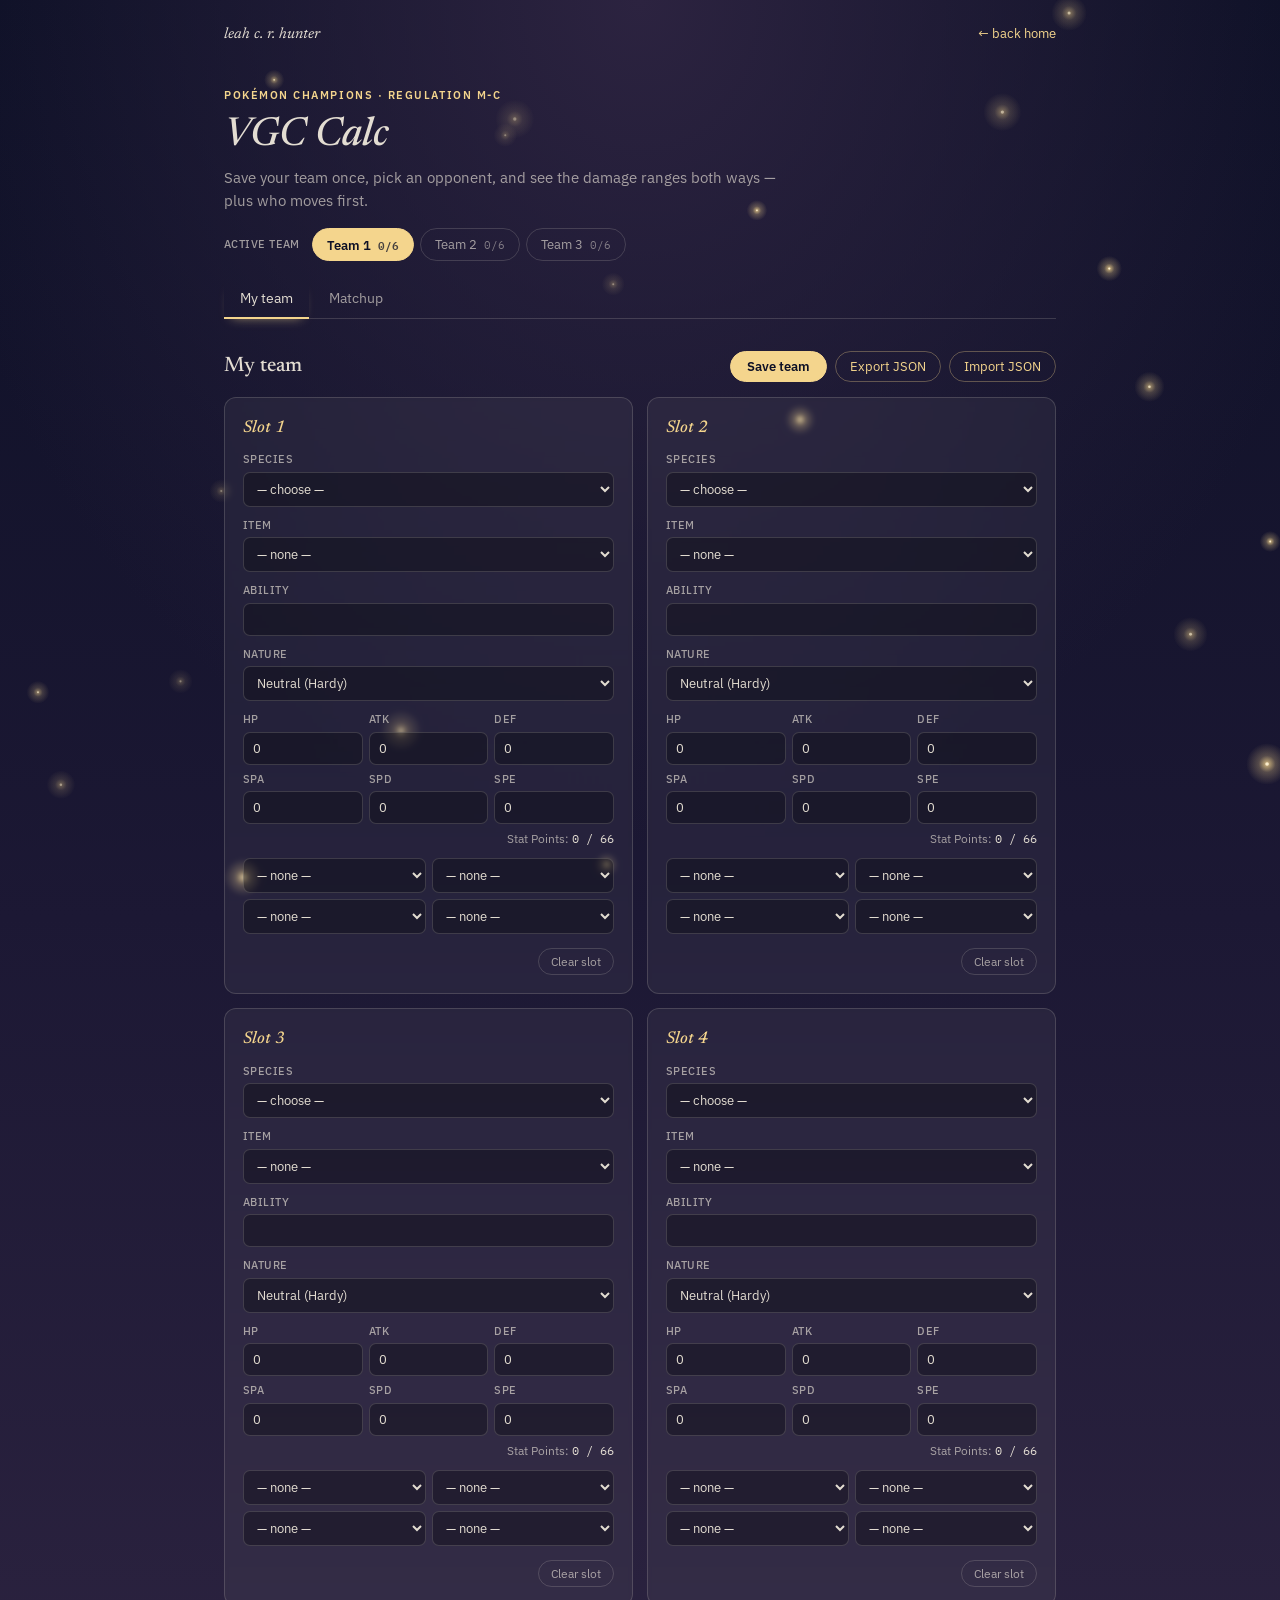
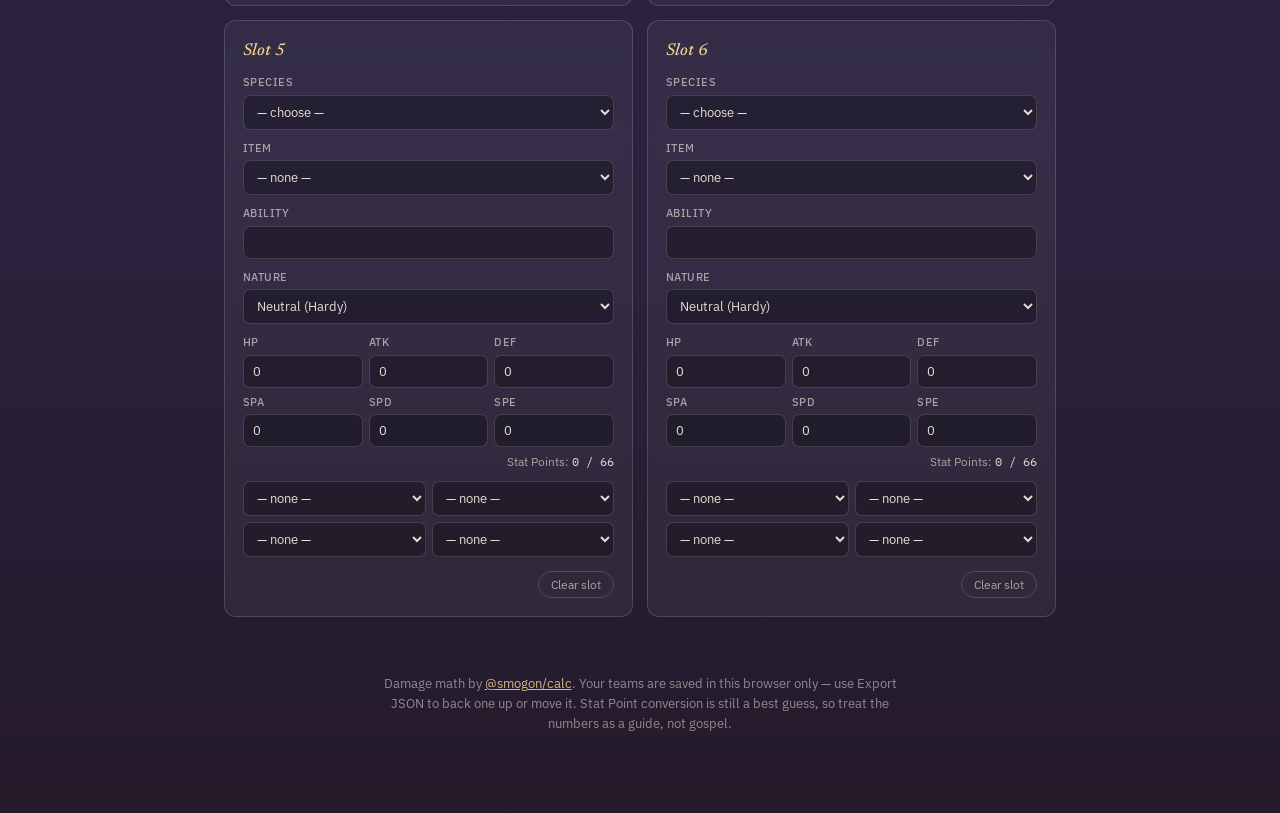
<file: sites/calc/index.html>
<!DOCTYPE html>
<html lang="en">
<head>
<meta charset="UTF-8">
<meta name="viewport" content="width=device-width, initial-scale=1.0">
<title>VGC Calc — Leah C. R. Hunter</title>
<meta name="description" content="A damage calculator for Pokémon Champions (Regulation M-C): save your team, pick an opponent, see the ranges.">
<link rel="preconnect" href="https://fonts.googleapis.com">
<link rel="preconnect" href="https://fonts.gstatic.com" crossorigin>
<link href="https://fonts.googleapis.com/css2?family=Newsreader:ital,opsz,wght@0,6..72,400;0,6..72,500;1,6..72,400;1,6..72,500&family=IBM+Plex+Sans:wght@400;500;600&family=IBM+Plex+Mono:wght@400;500&display=swap" rel="stylesheet">
<link rel="stylesheet" href="style.css?v=15">
</head>
<body>

<canvas id="firefly-bg"></canvas>

<div class="topnav">
  <span class="name">leah c. r. hunter</span>
  <a href="https://leahcrhunter.com">← back home</a>
</div>

<header class="topbar">
  <p class="eyebrow">Pokémon Champions · Regulation M-C</p>
  <h1>VGC Calc</h1>
  <p class="subtitle">Save your team once, pick an opponent, and see the damage ranges both ways — plus who moves first.</p>
  <div class="team-switcher-wrap">
    <span class="boosts-label">Active team</span>
    <div id="team-switcher" class="team-switcher" role="group" aria-label="Active team"></div>
  </div>
  <nav class="tabs">
    <button class="tab-btn active" data-tab="team">My team</button>
    <button class="tab-btn" data-tab="matchup">Matchup</button>
  </nav>
</header>

<main>

  <!-- ===================== MY TEAM ===================== -->
  <section id="tab-team" class="tab-panel active">
    <div class="panel-head">
      <h2>My team</h2>
      <div class="panel-actions">
        <button id="save-team-btn" class="btn-save">Save team</button>
        <button id="export-team-btn" class="btn-secondary">Export JSON</button>
        <button id="import-team-btn" class="btn-secondary">Import JSON</button>
      </div>
    </div>

    <div id="team-slots" class="team-slots"><!-- 6 slots rendered here --></div>

    <textarea id="import-export-area" class="hidden" rows="10"
      placeholder="Paste team JSON here to import, or read exported JSON here."></textarea>
  </section>

  <!-- ===================== MATCHUP ===================== -->
  <section id="tab-matchup" class="tab-panel">
    <div class="panel-head">
      <h2>Opponent &amp; field</h2>
    </div>

    <div class="opponent-form">
      <label>Species
        <select id="opp-species"></select>
      </label>
      <label>Item
        <select id="opp-item"></select>
      </label>
      <label>Ability
        <input id="opp-ability" type="text" placeholder="leave blank for default">
      </label>
      <label class="mega-toggle hidden" id="opp-mega-wrap">Mega Evolution
        <select id="opp-mega"><option value="">Not Mega</option></select>
      </label>
      <label>Status
        <select id="opp-status">
          <option value="">Healthy</option>
          <option value="brn">Burned</option>
          <option value="par">Paralyzed</option>
          <option value="psn">Poisoned</option>
          <option value="tox">Badly poisoned</option>
          <option value="slp">Asleep</option>
          <option value="frz">Frozen</option>
        </select>
      </label>
      <div class="boosts-block">
        <span class="boosts-label">Stat stages (−6 to +6)</span>
        <div class="boosts-grid" id="opp-boosts"><!-- filled by main.js --></div>
      </div>
    </div>

    <div class="field-form">
      <label>Weather
        <select id="field-weather">
          <option value="">None</option>
          <option>Sun</option>
          <option>Rain</option>
          <option>Sand</option>
          <option>Snow</option>
        </select>
      </label>
      <label>Terrain
        <select id="field-terrain">
          <option value="">None</option>
          <option>Electric</option>
          <option>Grassy</option>
          <option>Psychic</option>
          <option>Misty</option>
        </select>
      </label>
      <label class="checkbox-label">
        <input id="field-my-reflect" type="checkbox"> My side: Reflect
      </label>
      <label class="checkbox-label">
        <input id="field-my-lightscreen" type="checkbox"> My side: Light Screen
      </label>
      <label class="checkbox-label">
        <input id="field-opp-reflect" type="checkbox"> Opp side: Reflect
      </label>
      <label class="checkbox-label">
        <input id="field-opp-lightscreen" type="checkbox"> Opp side: Light Screen
      </label>
      <label class="checkbox-label">
        <input id="field-my-tailwind" type="checkbox"> My side: Tailwind
      </label>
      <label class="checkbox-label">
        <input id="field-opp-tailwind" type="checkbox"> Opp side: Tailwind
      </label>
      <label class="checkbox-label">
        <input id="field-trick-room" type="checkbox"> Trick Room
      </label>
    </div>

    <div class="panel-head">
      <h2>Opponent's moves</h2>
      <p class="hint">The eight most-used moves, with the top four ticked — untick anything you don't expect, add anything you've actually seen.</p>
    </div>
    <div id="opp-move-suggestions" class="move-suggestions"></div>
    <div class="add-move-row">
      <select id="opp-move-add"><option value="">— add a move seen in battle —</option></select>
      <button id="opp-move-add-btn" class="btn-secondary">Add</button>
    </div>

    <div class="panel-head">
      <h2>My team <span class="vs-name" id="vs-name"></span></h2>
      <p class="hint">Updates as you change anything above. Status and stat stages here are for this matchup only — not saved with the team.
        <strong>Deals</strong> is against the opponent's plausible bulk (0 → max Stat Points on the relevant defence); <strong>Takes</strong> is the normal damage roll against your exact spread.</p>
    </div>
    <p id="speed-summary" class="hint speed-summary hidden"></p>
    <p id="calc-error" class="hint calc-error hidden"></p>
    <div id="matchup-board" class="matchup-board"></div>
  </section>

  <footer class="disc">
    Damage math by <a href="https://github.com/smogon/damage-calc">@smogon/calc</a>. Your teams are saved in this browser only —
    use Export JSON to back one up or move it. Stat Point conversion is still a best guess, so treat the numbers as a guide, not gospel.
  </footer>

</main>

<!-- Vendored @smogon/calc, rebuilt with esbuild as a single self-contained
     bundle -- the package's own dist/production.min.js has an unresolved
     require('./desc') that throws in a real browser. See CONTEXT.md. -->
<script src="smogon-calc.bundle.js"></script>

<script src="champions-dex.js?v=15"></script>
<script src="stat-points.js?v=15"></script>
<script src="calc-engine.js?v=15"></script>
<script src="team-store.js?v=15"></script>
<script src="usage-stats.js?v=15"></script>
<script src="ui.js?v=15"></script>
<script src="main.js?v=15"></script>

<script>
// ================= firefly ambient background (same as ocean) =================
(function(){
  const canvas = document.getElementById('firefly-bg');
  const ctx = canvas.getContext('2d');
  const reduceMotion = window.matchMedia('(prefers-reduced-motion: reduce)').matches;

  let w, h, dpr;
  function resize(){
    dpr = window.devicePixelRatio || 1;
    w = window.innerWidth;
    h = window.innerHeight;
    canvas.width = w * dpr;
    canvas.height = h * dpr;
    canvas.style.width = w + 'px';
    canvas.style.height = h + 'px';
    ctx.setTransform(dpr, 0, 0, dpr, 0, 0);
  }
  resize();
  window.addEventListener('resize', resize);

  const COUNT = 20;
  const flies = [];
  for (let i=0; i<COUNT; i++){
    flies.push({
      x: Math.random(),
      y: Math.random(),
      vx: (Math.random()-0.5) * 0.00028,
      vy: (Math.random()-0.5) * 0.00028,
      r: 1.4 + Math.random()*1.6,
      phase: Math.random() * Math.PI * 2,
      speed: 0.008 + Math.random()*0.014,
    });
  }

  let t = 0;
  function tick(){
    t += 1;
    ctx.clearRect(0, 0, w, h);

    flies.forEach(f=>{
      if (!reduceMotion){
        f.x += f.vx;
        f.y += f.vy;
        if (f.x < -0.02) f.x = 1.02;
        if (f.x > 1.02) f.x = -0.02;
        if (f.y < -0.02) f.y = 1.02;
        if (f.y > 1.02) f.y = -0.02;
      }
      const glow = 0.35 + 0.65 * (0.5 + 0.5*Math.sin(f.phase + t*f.speed));
      const px = f.x * w;
      const py = f.y * h;
      const r = f.r;

      const grad = ctx.createRadialGradient(px, py, 0, px, py, r*7);
      grad.addColorStop(0, `rgba(244,213,141,${0.85*glow})`);
      grad.addColorStop(0.4, `rgba(244,213,141,${0.28*glow})`);
      grad.addColorStop(1, 'rgba(244,213,141,0)');
      ctx.fillStyle = grad;
      ctx.beginPath();
      ctx.arc(px, py, r*7, 0, Math.PI*2);
      ctx.fill();

      ctx.fillStyle = `rgba(255,244,214,${0.9*glow})`;
      ctx.beginPath();
      ctx.arc(px, py, r*0.6, 0, Math.PI*2);
      ctx.fill();
    });

    requestAnimationFrame(tick);
  }
  tick();
})();
</script>
</body>
</html>
</file>
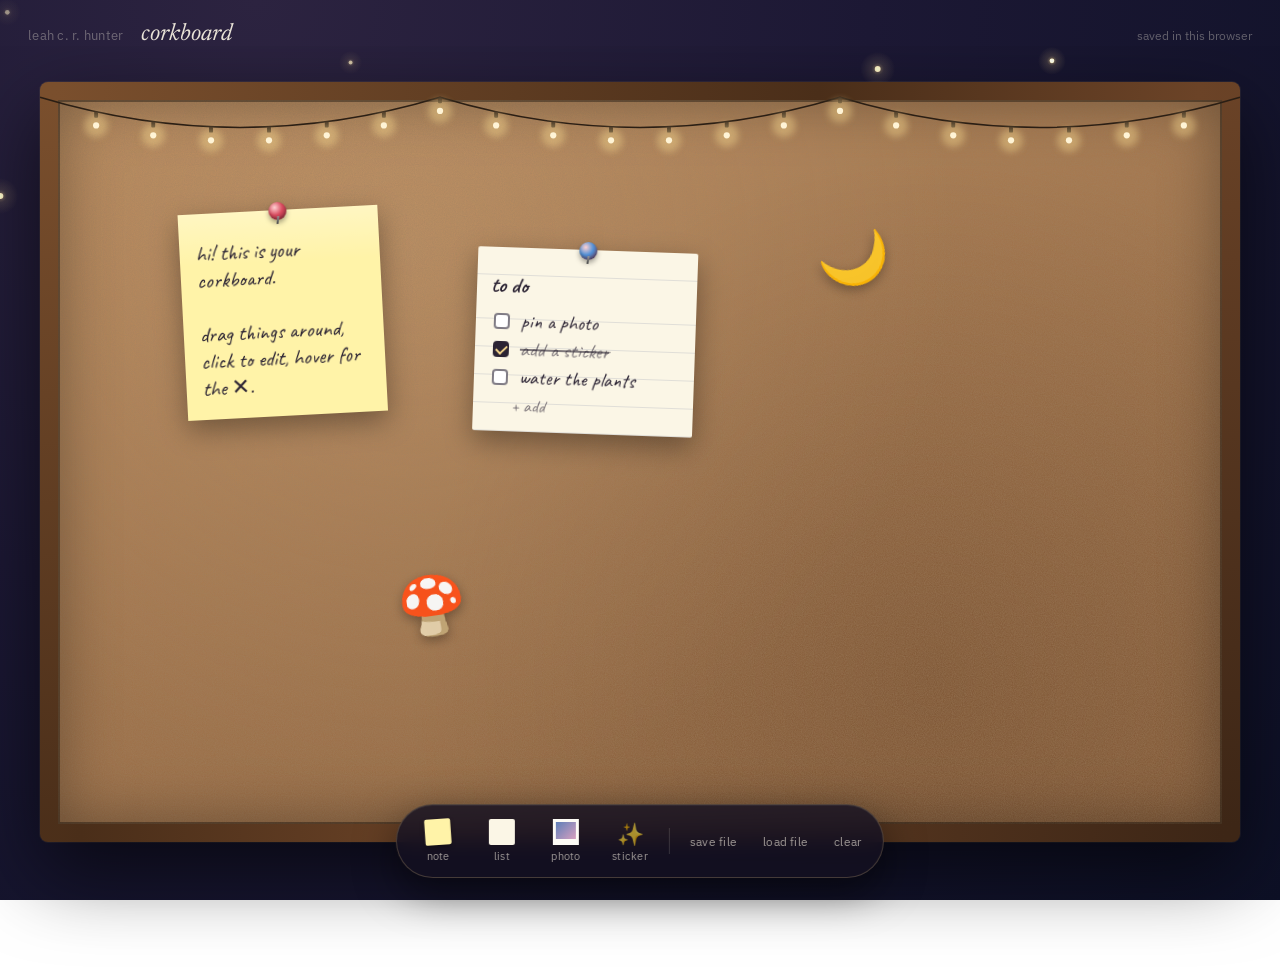
<file: sites/corkboard/index.html>
<!DOCTYPE html>
<html lang="en">
<head>
<meta charset="UTF-8" />
<meta name="viewport" content="width=device-width, initial-scale=1.0, viewport-fit=cover" />
<title>corkboard</title>
<meta name="description" content="A little corkboard for notes, lists, photos and stickers — with fairy lights." />
<link rel="preconnect" href="https://fonts.googleapis.com">
<link rel="preconnect" href="https://fonts.gstatic.com" crossorigin>
<link href="https://fonts.googleapis.com/css2?family=Newsreader:ital,opsz,wght@0,6..72,400;1,6..72,400;1,6..72,500&family=IBM+Plex+Sans:wght@400;500&family=Caveat:wght@400;600&display=swap" rel="stylesheet">
<link rel="stylesheet" href="style.css" />
</head>
<body>

  <div id="firefly-canvas-wrap" aria-hidden="true"><canvas id="firefly-canvas"></canvas></div>

  <header class="topbar">
    <a class="home-link" href="https://leahcrhunter.com">leah c. r. hunter</a>
    <h1>corkboard</h1>
    <p class="topbar-hint" id="status-hint">saved in this browser</p>
  </header>

  <div id="banner" class="banner hidden" role="alert"></div>

  <main id="board-wrap">
    <div id="board-scale">
      <div id="board" aria-label="Corkboard">
        <!-- fairy lights are drawn into this svg by app.js -->
        <svg id="lights" class="lights" aria-hidden="true"></svg>
        <div id="items"></div>
      </div>
    </div>
  </main>

  <!-- floating tray of tools -->
  <nav class="tray" aria-label="Add things to the board">
    <button class="tool" data-add="note" title="Add a note">
      <span class="tool-icon tool-note"></span><span class="tool-label">note</span>
    </button>
    <button class="tool" data-add="list" title="Add a to-do list">
      <span class="tool-icon tool-list"><i></i><i></i><i></i></span><span class="tool-label">list</span>
    </button>
    <button class="tool" data-add="photo" title="Pin a photo">
      <span class="tool-icon tool-photo"></span><span class="tool-label">photo</span>
    </button>
    <button class="tool" data-add="sticker" title="Add a sticker">
      <span class="tool-icon tool-sticker">✨</span><span class="tool-label">sticker</span>
    </button>
    <span class="tray-divider" aria-hidden="true"></span>
    <button class="tool tool-small" id="btn-export" title="Download the board as a file">save file</button>
    <button class="tool tool-small" id="btn-import" title="Load a board from a file">load file</button>
    <button class="tool tool-small tool-danger" id="btn-clear" title="Take everything down">clear</button>
  </nav>

  <!-- sticker picker -->
  <div id="sticker-picker" class="picker hidden" role="dialog" aria-label="Pick a sticker">
    <div class="picker-grid" id="sticker-grid"></div>
  </div>

  <input type="file" id="file-photo" accept="image/*" class="visually-hidden" />
  <input type="file" id="file-import" accept="application/json,.json" class="visually-hidden" />

  <script src="app.js"></script>
</body>
</html>
</file>
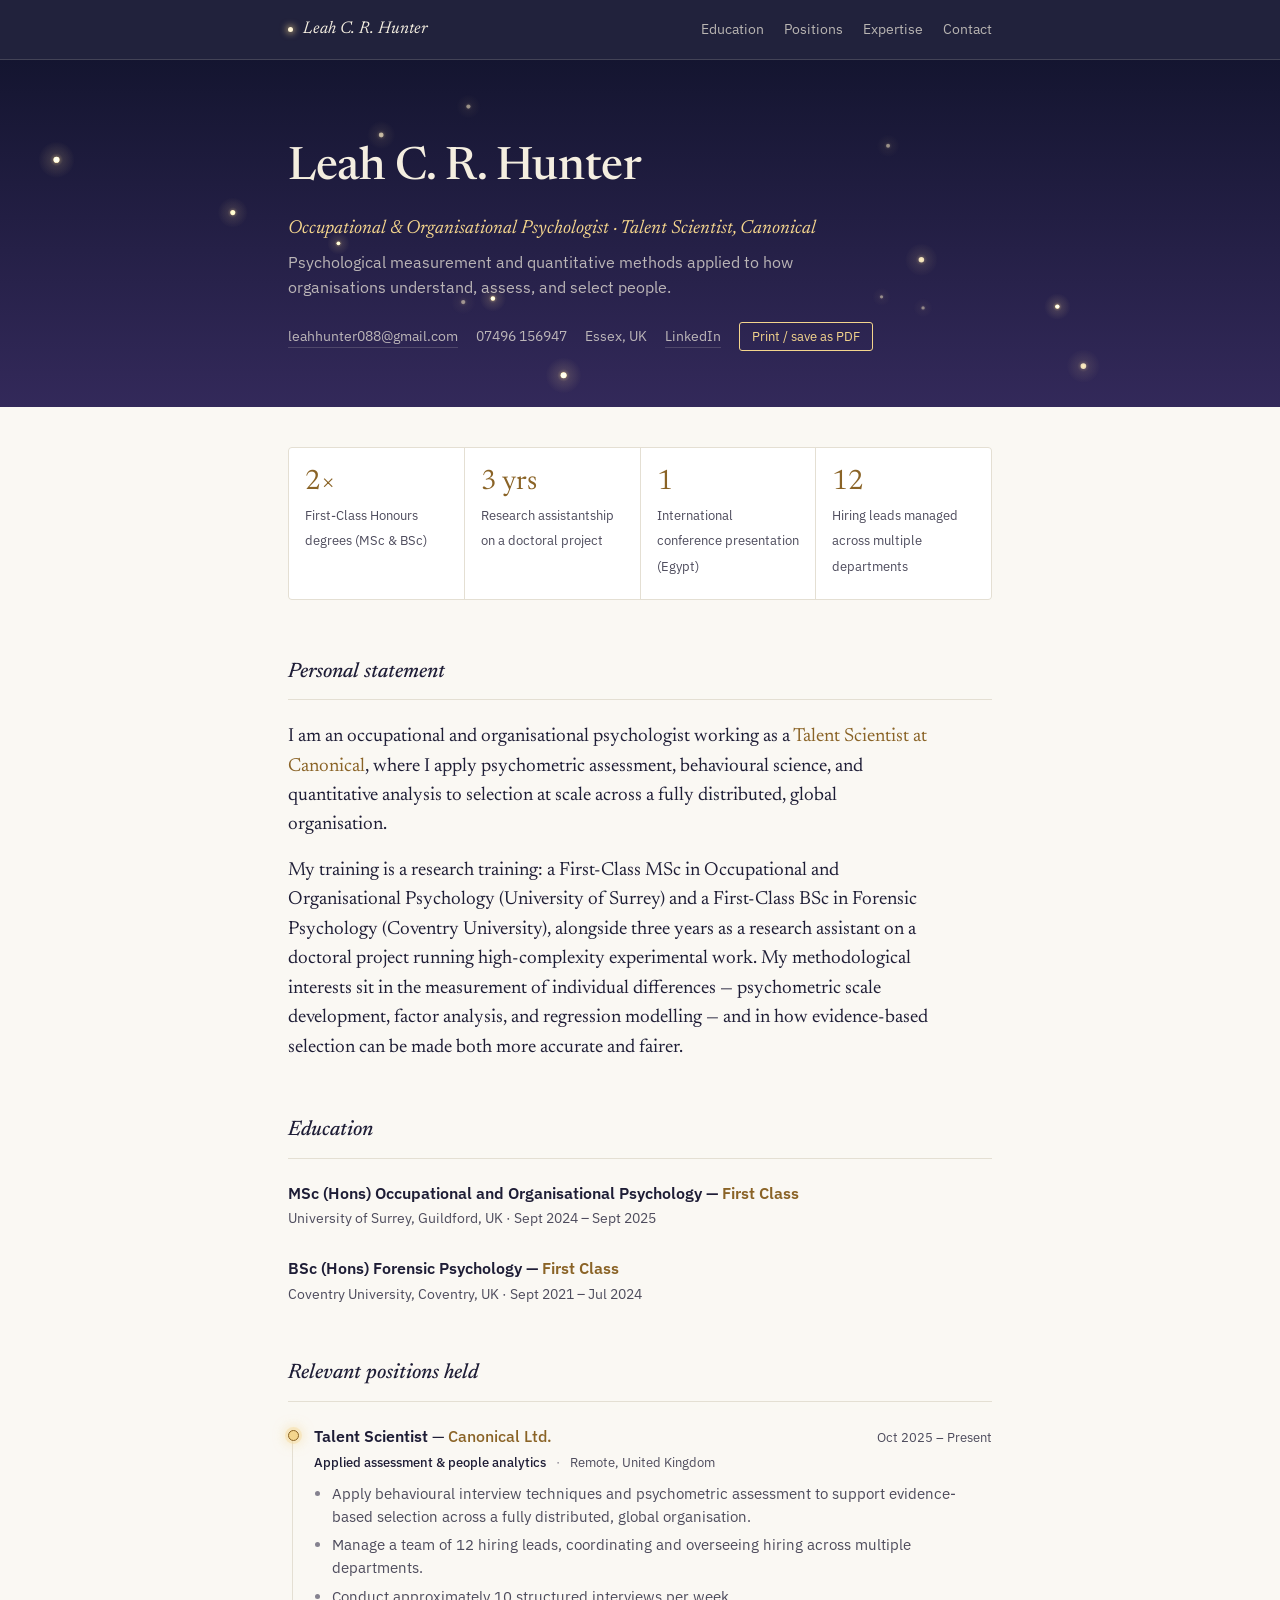
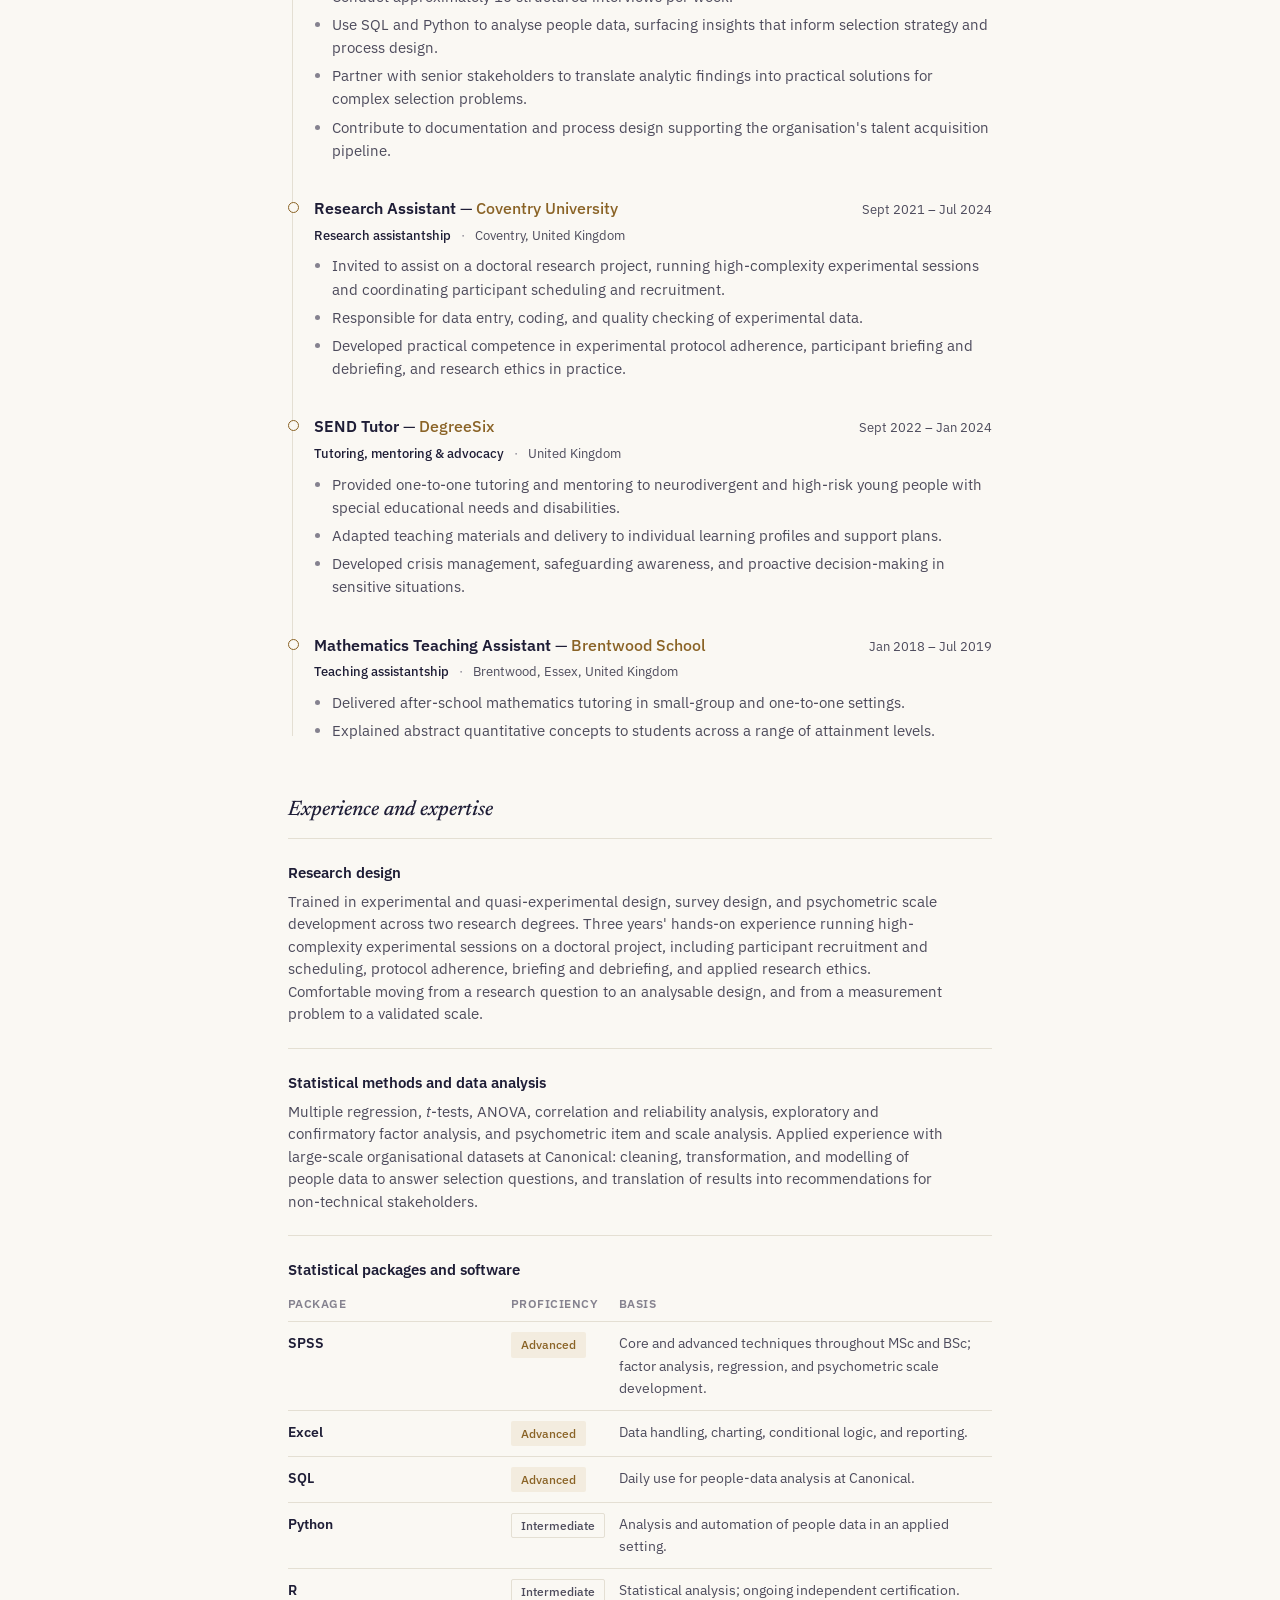
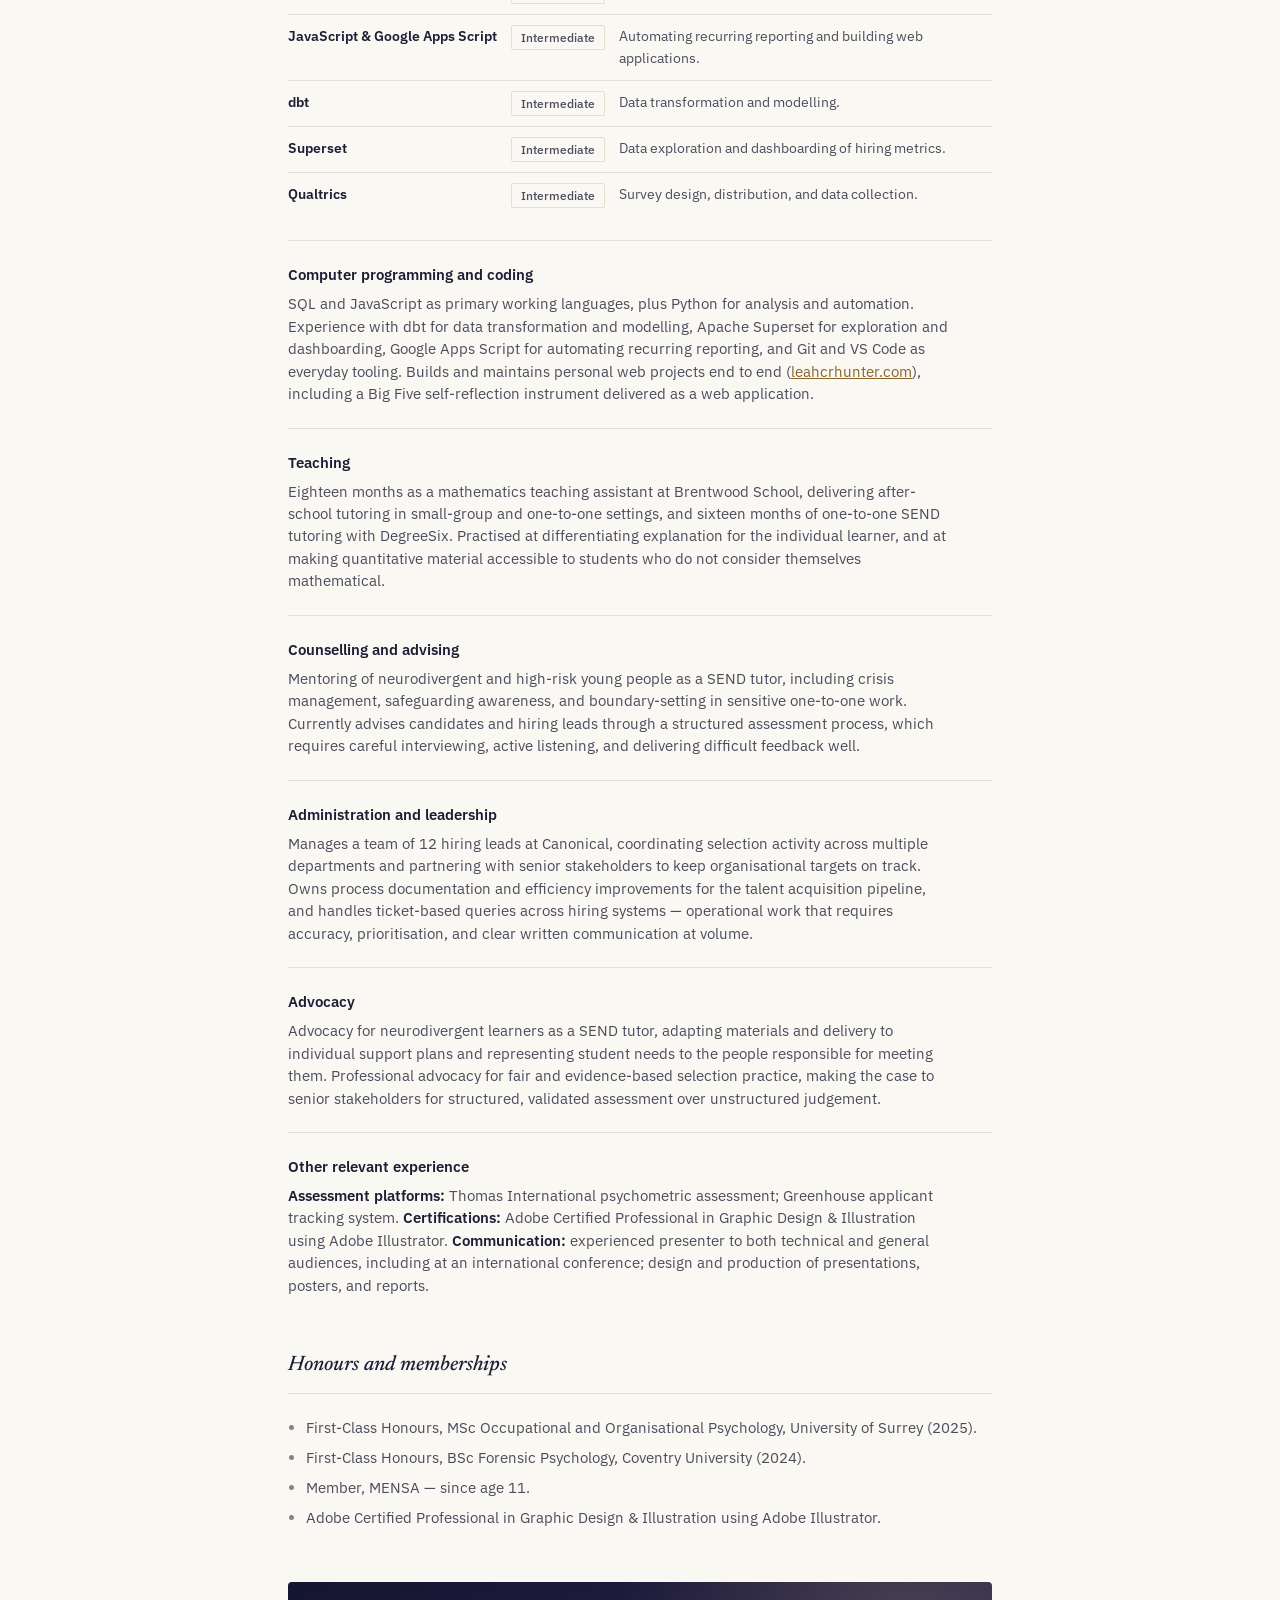
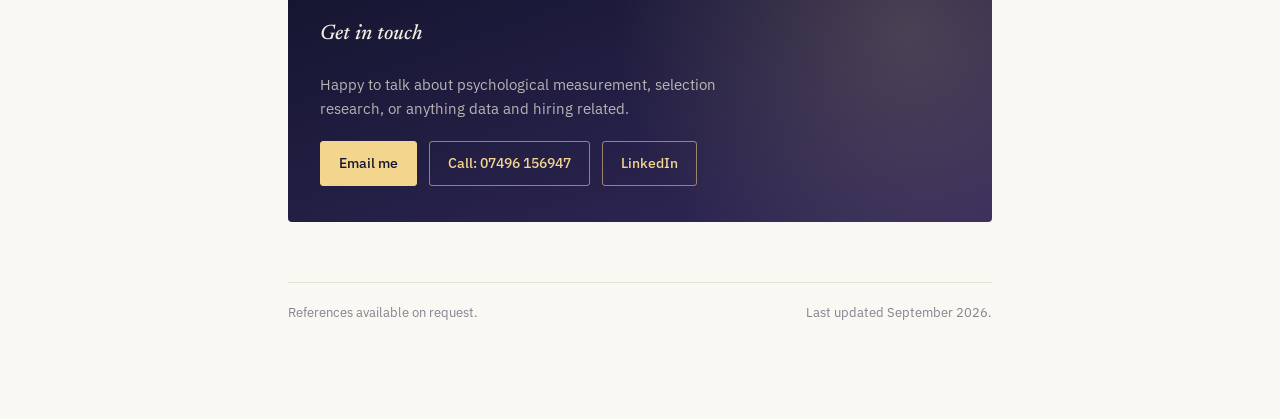
<file: sites/cv/index.html>
<!DOCTYPE html>
<!--
  CV content (text, work history, personal details) © 2026 Leah C. R. Hunter.
  All rights reserved. Not covered by this repo's MIT License; the page
  markup, CSS and JS are MIT. See the Licence section in the repo README.
-->
<html lang="en">
<head>
<meta charset="UTF-8">
<meta name="viewport" content="width=device-width, initial-scale=1.0">
<title>Leah C. R. Hunter — Curriculum Vitae</title>
<meta name="description" content="Curriculum vitae of Leah C. R. Hunter — occupational and organisational psychologist, Talent Scientist at Canonical.">
<link rel="preconnect" href="https://fonts.googleapis.com">
<link rel="preconnect" href="https://fonts.gstatic.com" crossorigin>
<link href="https://fonts.googleapis.com/css2?family=Newsreader:opsz,wght@6..72,400;6..72,500;6..72,600&family=IBM+Plex+Sans:wght@400;500;600&display=swap" rel="stylesheet">
<style>
  /* Cream paper page, with the leahcrhunter.com night sky kept to the
     header band and the contact card. Dark areas re-scope the same tokens. */
  :root {
    --paper: #FAF8F3;
    --paper-raised: #FFFFFF;
    --ink: #1E1D36;
    --ink-soft: #4D4B5C;
    --ink-faint: #85828F;
    --accent: #8A6326;
    --accent-tint: rgba(176, 132, 52, 0.10);
    --line: #E4DFD3;
    --glow: #F4D58D;
    --glow-core: #FFF4D6;
    --sky-top: #141530;
    --sky-bottom: #33295A;
  }

  nav, .sky, .contact-cta {
    --ink: #F4EEE0;
    --ink-soft: rgba(244, 238, 224, 0.72);
    --ink-faint: rgba(244, 238, 224, 0.5);
    --accent: var(--glow);
    --accent-tint: rgba(244, 213, 141, 0.1);
    --line: rgba(244, 238, 224, 0.16);
    color: var(--ink);
  }

  * { box-sizing: border-box; }
  html { scroll-behavior: smooth; }

  body {
    margin: 0;
    background: var(--paper);
    color: var(--ink);
    font-family: 'IBM Plex Sans', sans-serif;
    font-size: 16px;
    line-height: 1.6;
    -webkit-font-smoothing: antialiased;
  }

  ::selection { background: rgba(244, 213, 141, 0.45); }

  a { color: var(--accent); }
  a:focus-visible, button:focus-visible {
    outline: 2px solid var(--accent);
    outline-offset: 3px;
    border-radius: 3px;
  }

  .page {
    max-width: 760px;
    margin: 0 auto;
    padding: 0 28px 96px;
  }

  /* Nav */
  nav {
    position: sticky;
    top: 0;
    background: rgba(20, 21, 48, 0.94);
    backdrop-filter: blur(8px);
    -webkit-backdrop-filter: blur(8px);
    border-bottom: 1px solid var(--line);
    z-index: 10;
  }

  .nav-inner {
    max-width: 760px;
    margin: 0 auto;
    padding: 16px 28px;
    display: flex;
    justify-content: space-between;
    align-items: center;
    gap: 16px;
  }

  .nav-name {
    font-family: 'Newsreader', serif;
    font-style: italic;
    font-size: 17px;
    font-weight: 400;
    white-space: nowrap;
    color: var(--ink);
    text-decoration: none;
    display: inline-flex;
    align-items: center;
    gap: 10px;
  }

  .nav-name::before {
    content: "";
    width: 5px;
    height: 5px;
    border-radius: 50%;
    background: var(--glow-core);
    box-shadow: 0 0 6px 2px rgba(244, 213, 141, 0.55);
  }

  .nav-links {
    display: flex;
    flex-wrap: wrap;
    gap: 6px 20px;
    justify-content: flex-end;
  }

  .nav-links a {
    font-size: 14px;
    color: var(--ink-soft);
    text-decoration: none;
    transition: color 0.25s ease;
  }

  .nav-links a:hover { color: var(--accent); }

  /* Hero: a dusk sky band with a few drifting fireflies */
  .sky {
    position: relative;
    overflow: hidden;
    background: linear-gradient(180deg, var(--sky-top) 0%, var(--sky-bottom) 100%);
  }

  #skyFlies {
    position: absolute;
    inset: 0;
    width: 100%;
    height: 100%;
    display: block;
    pointer-events: none;
  }

  header.hero {
    position: relative;
    max-width: 760px;
    margin: 0 auto;
    padding: 72px 28px 56px;
  }

  h1 {
    font-family: 'Newsreader', serif;
    font-weight: 500;
    font-size: 46px;
    letter-spacing: -0.01em;
    margin: 0 0 8px;
    color: var(--ink);
  }

  .role {
    font-family: 'Newsreader', serif;
    font-style: italic;
    font-size: 19px;
    color: var(--accent);
    margin: 0 0 6px;
  }

  .tagline {
    font-size: 15.5px;
    color: var(--ink-soft);
    max-width: 520px;
    margin: 0 0 22px;
  }

  .contact {
    font-size: 14px;
    color: var(--ink-soft);
    display: flex;
    flex-wrap: wrap;
    align-items: center;
    gap: 6px 18px;
  }

  .contact a { color: var(--ink-soft); text-decoration: none; border-bottom: 1px solid var(--line); }
  .contact a:hover { color: var(--accent); border-color: var(--accent); }

  .print-btn {
    font-family: inherit;
    font-size: 13px;
    color: var(--accent);
    background: transparent;
    border: 1px solid var(--accent);
    border-radius: 3px;
    padding: 5px 12px;
    cursor: pointer;
    transition: background 0.25s ease;
  }

  .print-btn:hover { background: var(--accent-tint); }

  /* Highlights strip */
  .highlights {
    display: flex;
    flex-wrap: wrap;
    gap: 1px;
    background: var(--line);
    border: 1px solid var(--line);
    border-radius: 4px;
    overflow: hidden;
    margin: 40px 0 56px;
  }

  .highlight-item {
    background: var(--paper-raised);
    padding: 20px 16px;
    text-align: left;
    flex: 1 1 160px;
  }

  .highlight-number {
    font-family: 'Newsreader', serif;
    font-size: 28px;
    color: var(--accent);
    display: block;
    line-height: 1;
    margin-bottom: 6px;
  }

  .highlight-number.small { font-size: 20px; }

  .highlight-label {
    font-size: 12.5px;
    color: var(--ink-soft);
    line-height: 1.4;
  }

  section { margin-bottom: 52px; }

  h2 {
    font-family: 'Newsreader', serif;
    font-style: italic;
    font-weight: 500;
    font-size: 21px;
    color: var(--ink);
    margin: 0 0 22px;
    padding-bottom: 10px;
    border-bottom: 1px solid var(--line);
  }

  .statement {
    font-family: 'Newsreader', serif;
    font-size: 19px;
    line-height: 1.55;
    color: var(--ink);
    max-width: 640px;
  }

  .statement .highlight { color: var(--accent); }
  .statement p { margin: 0 0 16px; }
  .statement p:last-child { margin-bottom: 0; }

  /* Education */
  .edu-entry { margin-bottom: 26px; }
  .edu-entry:last-child { margin-bottom: 0; }
  .edu-degree { font-weight: 600; font-size: 15.5px; }
  .edu-meta { font-size: 14px; color: var(--ink-soft); margin-top: 2px; }
  .edu-grade { color: var(--accent); font-weight: 600; }

  /* Positions timeline: each role is a firefly on a thread */
  .timeline { position: relative; padding-left: 26px; }
  .timeline::before {
    content: "";
    position: absolute;
    left: 4px;
    top: 6px;
    bottom: 6px;
    width: 1px;
    background: var(--line);
  }

  .entry { position: relative; margin-bottom: 34px; }
  .entry:last-child { margin-bottom: 0; }

  .entry::before {
    content: "";
    position: absolute;
    left: -26px;
    top: 6px;
    width: 9px;
    height: 9px;
    border-radius: 50%;
    background: var(--paper);
    border: 1.5px solid var(--accent);
  }

  .entry.current::before {
    background: var(--glow);
    border-color: var(--accent);
    box-shadow: 0 0 0 3px rgba(244, 213, 141, 0.35), 0 0 12px 3px rgba(244, 213, 141, 0.55);
  }

  .entry-head {
    display: flex;
    justify-content: space-between;
    align-items: baseline;
    flex-wrap: wrap;
    gap: 4px 16px;
    margin-bottom: 4px;
  }

  .entry-title {
    font-weight: 600;
    font-size: 16px;
  }

  .entry-org {
    color: var(--accent);
    font-weight: 500;
  }

  .entry-date {
    font-size: 13px;
    color: var(--ink-soft);
    white-space: nowrap;
  }

  .entry-meta {
    display: flex;
    flex-wrap: wrap;
    gap: 4px 10px;
    font-size: 13px;
    color: var(--ink-soft);
    margin-bottom: 4px;
  }

  .entry-type {
    color: var(--ink);
    font-weight: 500;
  }

  .entry-meta .sep { color: var(--ink-faint); }

  .entry ul {
    margin: 8px 0 0;
    padding-left: 18px;
  }

  .entry li {
    margin-bottom: 5px;
    color: var(--ink-soft);
    font-size: 14.5px;
  }

  .entry li::marker, .plain-list li::marker { color: var(--ink-faint); }

  .blank {
    color: var(--accent);
    background: var(--accent-tint);
    padding: 0 3px;
    border-radius: 2px;
  }

  /* Expertise */
  .expertise-item {
    margin-bottom: 22px;
    padding-bottom: 22px;
    border-bottom: 1px solid var(--line);
  }

  .expertise-item:last-child { border-bottom: none; margin-bottom: 0; padding-bottom: 0; }

  .expertise-item h3 {
    font-size: 15px;
    font-weight: 600;
    margin: 0 0 6px;
  }

  .expertise-item p {
    font-size: 14.5px;
    color: var(--ink-soft);
    margin: 0;
    line-height: 1.55;
    max-width: 660px;
  }

  .expertise-item p + p { margin-top: 8px; }
  .expertise-item strong { color: var(--ink); font-weight: 600; }

  /* Proficiency table */
  .table-wrap { overflow-x: auto; margin-top: 12px; }

  table.packages {
    border-collapse: collapse;
    width: 100%;
    min-width: 460px;
    font-size: 14px;
  }

  table.packages th {
    text-align: left;
    font-size: 12px;
    font-weight: 600;
    letter-spacing: 0.04em;
    text-transform: uppercase;
    color: var(--ink-faint);
    border-bottom: 1px solid var(--line);
    padding: 0 14px 8px 0;
  }

  table.packages td {
    padding: 10px 14px 10px 0;
    border-bottom: 1px solid var(--line);
    color: var(--ink-soft);
    vertical-align: top;
  }

  table.packages tr:last-child td { border-bottom: none; }
  table.packages td.pkg { color: var(--ink); font-weight: 600; white-space: nowrap; }

  .level {
    display: inline-block;
    font-size: 12px;
    font-weight: 500;
    padding: 2px 9px;
    border-radius: 2px;
    white-space: nowrap;
    background: var(--accent-tint);
    color: var(--accent);
    border: 1px solid transparent;
  }

  .level.intermediate {
    background: transparent;
    color: var(--ink-soft);
    border-color: var(--line);
  }

  /* Honours list */
  .plain-list { margin: 0; padding-left: 18px; }
  .plain-list li { font-size: 14.5px; color: var(--ink-soft); margin-bottom: 7px; }

  /* Contact CTA: a lit jar in the dark, bookending the header */
  .contact-cta {
    background:
      radial-gradient(circle at 88% 20%, rgba(244, 213, 141, 0.18), transparent 45%),
      linear-gradient(160deg, var(--sky-top), var(--sky-bottom));
    border-radius: 4px;
    padding: 36px 32px;
    text-align: left;
  }

  .contact-cta h2 {
    border-bottom: none;
    padding-bottom: 0;
  }

  .contact-cta p {
    color: var(--ink-soft);
    font-size: 15px;
    margin: 0 0 20px;
    max-width: 460px;
  }

  .cta-links {
    display: flex;
    flex-wrap: wrap;
    gap: 12px;
  }

  .cta-link {
    display: inline-block;
    font-size: 14px;
    font-weight: 500;
    color: var(--sky-top);
    background: var(--glow);
    border: 1px solid var(--glow);
    padding: 10px 18px;
    text-decoration: none;
    border-radius: 3px;
    transition: box-shadow 0.3s ease, background 0.3s ease;
  }

  .cta-link:hover { box-shadow: 0 0 18px rgba(244, 213, 141, 0.45); }

  .cta-link.secondary {
    background: transparent;
    color: var(--glow);
    border-color: rgba(244, 213, 141, 0.55);
  }

  .cta-link.secondary:hover { background: var(--accent-tint); box-shadow: none; border-color: var(--glow); }

  footer {
    margin-top: 60px;
    padding-top: 20px;
    border-top: 1px solid var(--line);
    font-size: 13px;
    color: var(--ink-faint);
    display: flex;
    flex-wrap: wrap;
    justify-content: space-between;
    gap: 6px 20px;
  }

  @media (max-width: 620px) {
    .page { padding: 0 20px 72px; }
    .nav-inner { padding: 14px 20px; }
    header.hero { padding: 48px 20px 40px; }
    h1 { font-size: 34px; }
    .highlights { margin-top: 28px; }
    .highlight-item { flex: 1 1 45%; }
    .entry-head { flex-direction: column; }
    .nav-links { gap: 4px 14px; }
    .contact-cta { padding: 28px 22px; }

    /* Restack the proficiency table so nothing scrolls sideways on a phone */
    table.packages { min-width: 0; }
    table.packages thead { display: none; }
    table.packages tr {
      display: block;
      padding: 12px 0;
      border-bottom: 1px solid var(--line);
    }
    table.packages tr:last-child { border-bottom: none; padding-bottom: 0; }
    table.packages td { display: block; padding: 0 0 5px; border-bottom: none; }
    table.packages td:last-child { padding-bottom: 0; }
    table.packages td.pkg { white-space: normal; }
  }

  @media (prefers-reduced-motion: reduce) {
    html { scroll-behavior: auto; }
    * { transition: none !important; }
  }

  /* Print / save-as-PDF: a clean academic document */
  @page { margin: 1.6cm; }

  @media print {
    :root, .sky {
      --ink: #1C2420;
      --ink-soft: #3d4440;
      --ink-faint: #6b706c;
      --accent: #6b4f1d;
      --line: #DCD9CE;
    }
    nav, #skyFlies, .highlights, .print-btn, .cta-links, .contact-cta { display: none !important; }
    html, body { background: #fff; font-size: 10.5pt; }
    .sky { background: none; }
    .page { max-width: none; padding: 0; }
    header.hero { max-width: none; padding: 0 0 18px; }
    h1 { font-size: 22pt; margin-bottom: 4px; }
    .role { font-size: 12pt; }
    .tagline { font-size: 10pt; max-width: none; }
    .statement { font-size: 11pt; max-width: none; }
    section { margin-bottom: 20px; }
    h2 { font-size: 13pt; margin-bottom: 14px; page-break-after: avoid; }
    .entry::before { background: #fff; }
    .entry.current::before { background: var(--accent); box-shadow: none; }
    /* Keep rows and roles whole, but let long blocks flow across pages */
    .entry, .edu-entry, table.packages tr { page-break-inside: avoid; }
    .expertise-item h3, table.packages thead { page-break-after: avoid; }
    .entry { margin-bottom: 16px; }
    .expertise-item { margin-bottom: 14px; padding-bottom: 14px; }
    a { color: inherit; border-bottom: none; }
    .table-wrap { overflow: visible; }
    table.packages { min-width: 0; }
    .level { border: 1px solid var(--line); background: transparent; color: #000; }
    footer { margin-top: 24px; }
  }
</style>
</head>
<body>

<nav>
  <div class="nav-inner">
    <a class="nav-name" href="https://leahcrhunter.com">Leah C. R. Hunter</a>
    <div class="nav-links">
      <a href="#education">Education</a>
      <a href="#positions">Positions</a>
      <a href="#expertise">Expertise</a>
      <a href="#contact">Contact</a>
    </div>
  </div>
</nav>

<div class="sky">
  <canvas id="skyFlies" aria-hidden="true"></canvas>
  <header class="hero">
    <h1>Leah C. R. Hunter</h1>
    <p class="role">Occupational &amp; Organisational Psychologist · Talent Scientist, Canonical</p>
    <p class="tagline">Psychological measurement and quantitative methods applied to how organisations understand, assess, and select people.</p>
    <div class="contact">
      <a href="mailto:leahhunter088@gmail.com">leahhunter088@gmail.com</a>
      <span>07496 156947</span>
      <span>Essex, UK</span>
      <a href="https://www.linkedin.com/in/leah-hunter-38aaa621b/" target="_blank" rel="noopener">LinkedIn</a>
      <button class="print-btn" id="printBtn" type="button">Print / save as PDF</button>
    </div>
  </header>
</div>

<div class="page">

  <div class="highlights">
    <div class="highlight-item">
      <span class="highlight-number">2×</span>
      <span class="highlight-label">First-Class Honours degrees (MSc &amp; BSc)</span>
    </div>
    <div class="highlight-item">
      <span class="highlight-number">3 yrs</span>
      <span class="highlight-label">Research assistantship on a doctoral project</span>
    </div>
    <div class="highlight-item">
      <span class="highlight-number">1</span>
      <span class="highlight-label">International conference presentation (Egypt)</span>
    </div>
    <div class="highlight-item">
      <span class="highlight-number">12</span>
      <span class="highlight-label">Hiring leads managed across multiple departments</span>
    </div>
  </div>

  <section>
    <h2>Personal statement</h2>
    <div class="statement">
      <p>
        I am an occupational and organisational psychologist working as a
        <span class="highlight">Talent Scientist at Canonical</span>, where I apply psychometric assessment,
        behavioural science, and quantitative analysis to selection at scale across a fully distributed,
        global organisation.
      </p>
      <p>
        My training is a research training: a First-Class MSc in Occupational and Organisational Psychology
        (University of Surrey) and a First-Class BSc in Forensic Psychology (Coventry University), alongside
        three years as a research assistant on a doctoral project running high-complexity experimental work.
        My methodological interests sit in the measurement of individual differences — psychometric scale
        development, factor analysis, and regression modelling — and in how evidence-based selection can be
        made both more accurate and fairer.
      </p>
    </div>
  </section>

  <section id="education">
    <h2>Education</h2>

    <div class="edu-entry">
      <div class="edu-degree">MSc (Hons) Occupational and Organisational Psychology — <span class="edu-grade">First Class</span></div>
      <div class="edu-meta">University of Surrey, Guildford, UK · Sept 2024 – Sept 2025</div>
    </div>

    <div class="edu-entry">
      <div class="edu-degree">BSc (Hons) Forensic Psychology — <span class="edu-grade">First Class</span></div>
      <div class="edu-meta">Coventry University, Coventry, UK · Sept 2021 – Jul 2024</div>
    </div>
  </section>

  <section id="positions">
    <h2>Relevant positions held</h2>
    <div class="timeline">

      <div class="entry current">
        <div class="entry-head">
          <div><span class="entry-title">Talent Scientist</span> — <span class="entry-org">Canonical Ltd.</span></div>
          <div class="entry-date">Oct 2025 – Present</div>
        </div>
        <div class="entry-meta">
          <span class="entry-type">Applied assessment &amp; people analytics</span>
          <span class="sep">·</span>
          <span>Remote, United Kingdom</span>
        </div>
        <ul>
          <li>Apply behavioural interview techniques and psychometric assessment to support evidence-based selection across a fully distributed, global organisation.</li>
          <li>Manage a team of 12 hiring leads, coordinating and overseeing hiring across multiple departments.</li>
          <li>Conduct approximately 10 structured interviews per week.</li>
          <li>Use SQL and Python to analyse people data, surfacing insights that inform selection strategy and process design.</li>
          <li>Partner with senior stakeholders to translate analytic findings into practical solutions for complex selection problems.</li>
          <li>Contribute to documentation and process design supporting the organisation's talent acquisition pipeline.</li>
        </ul>
      </div>

      <div class="entry">
        <div class="entry-head">
          <div><span class="entry-title">Research Assistant</span> — <span class="entry-org">Coventry University</span></div>
          <div class="entry-date">Sept 2021 – Jul 2024</div>
        </div>
        <div class="entry-meta">
          <span class="entry-type">Research assistantship</span>
          <span class="sep">·</span>
          <span>Coventry, United Kingdom</span>
        </div>
        <ul>
          <li>Invited to assist on a doctoral research project, running high-complexity experimental sessions and coordinating participant scheduling and recruitment.</li>
          <li>Responsible for data entry, coding, and quality checking of experimental data.</li>
          <li>Developed practical competence in experimental protocol adherence, participant briefing and debriefing, and research ethics in practice.</li>
        </ul>
      </div>

      <div class="entry">
        <div class="entry-head">
          <div><span class="entry-title">SEND Tutor</span> — <span class="entry-org">DegreeSix</span></div>
          <div class="entry-date">Sept 2022 – Jan 2024</div>
        </div>
        <div class="entry-meta">
          <span class="entry-type">Tutoring, mentoring &amp; advocacy</span>
          <span class="sep">·</span>
          <span>United Kingdom</span>
        </div>
        <ul>
          <li>Provided one-to-one tutoring and mentoring to neurodivergent and high-risk young people with special educational needs and disabilities.</li>
          <li>Adapted teaching materials and delivery to individual learning profiles and support plans.</li>
          <li>Developed crisis management, safeguarding awareness, and proactive decision-making in sensitive situations.</li>
        </ul>
      </div>

      <div class="entry">
        <div class="entry-head">
          <div><span class="entry-title">Mathematics Teaching Assistant</span> — <span class="entry-org">Brentwood School</span></div>
          <div class="entry-date">Jan 2018 – Jul 2019</div>
        </div>
        <div class="entry-meta">
          <span class="entry-type">Teaching assistantship</span>
          <span class="sep">·</span>
          <span>Brentwood, Essex, United Kingdom</span>
        </div>
        <ul>
          <li>Delivered after-school mathematics tutoring in small-group and one-to-one settings.</li>
          <li>Explained abstract quantitative concepts to students across a range of attainment levels.</li>
        </ul>
      </div>

    </div>
  </section>

  <section id="expertise">
    <h2>Experience and expertise</h2>

    <div class="expertise-item">
      <h3>Research design</h3>
      <p>
        Trained in experimental and quasi-experimental design, survey design, and psychometric scale
        development across two research degrees. Three years' hands-on experience running high-complexity
        experimental sessions on a doctoral project, including participant recruitment and scheduling,
        protocol adherence, briefing and debriefing, and applied research ethics. Comfortable moving from
        a research question to an analysable design, and from a measurement problem to a validated scale.
      </p>
    </div>

    <div class="expertise-item">
      <h3>Statistical methods and data analysis</h3>
      <p>
        Multiple regression, <em>t</em>-tests, ANOVA, correlation and reliability analysis, exploratory and
        confirmatory factor analysis, and psychometric item and scale analysis. Applied experience with
        large-scale organisational datasets at Canonical: cleaning, transformation, and modelling of people
        data to answer selection questions, and translation of results into recommendations for
        non-technical stakeholders.
      </p>
    </div>

    <div class="expertise-item">
      <h3>Statistical packages and software</h3>
      <div class="table-wrap">
        <table class="packages">
          <thead>
            <tr>
              <th scope="col">Package</th>
              <th scope="col">Proficiency</th>
              <th scope="col">Basis</th>
            </tr>
          </thead>
          <tbody>
            <tr>
              <td class="pkg">SPSS</td>
              <td><span class="level">Advanced</span></td>
              <td>Core and advanced techniques throughout MSc and BSc; factor analysis, regression, and psychometric scale development.</td>
            </tr>
            <tr>
              <td class="pkg">Excel</td>
              <td><span class="level">Advanced</span></td>
              <td>Data handling, charting, conditional logic, and reporting.</td>
            </tr>
            <tr>
              <td class="pkg">SQL</td>
              <td><span class="level">Advanced</span></td>
              <td>Daily use for people-data analysis at Canonical.</td>
            </tr>
            <tr>
              <td class="pkg">Python</td>
              <td><span class="level intermediate">Intermediate</span></td>
              <td>Analysis and automation of people data in an applied setting.</td>
            </tr>
            <tr>
              <td class="pkg">R</td>
              <td><span class="level intermediate">Intermediate</span></td>
              <td>Statistical analysis; ongoing independent certification.</td>
            </tr>
            <tr>
              <td class="pkg">JavaScript &amp; Google Apps Script</td>
              <td><span class="level intermediate">Intermediate</span></td>
              <td>Automating recurring reporting and building web applications.</td>
            </tr>
            <tr>
              <td class="pkg">dbt</td>
              <td><span class="level intermediate">Intermediate</span></td>
              <td>Data transformation and modelling.</td>
            </tr>
            <tr>
              <td class="pkg">Superset</td>
              <td><span class="level intermediate">Intermediate</span></td>
              <td>Data exploration and dashboarding of hiring metrics.</td>
            </tr>
            <tr>
              <td class="pkg">Qualtrics</td>
              <td><span class="level intermediate">Intermediate</span></td>
              <td>Survey design, distribution, and data collection.</td>
            </tr>
          </tbody>
        </table>
      </div>
    </div>

    <div class="expertise-item">
      <h3>Computer programming and coding</h3>
      <p>
        SQL and JavaScript as primary working languages, plus Python for analysis and automation. Experience
        with dbt for data transformation and modelling, Apache Superset for exploration and dashboarding,
        Google Apps Script for automating recurring reporting, and Git and VS Code as everyday tooling.
        Builds and maintains personal web projects end to end
        (<a href="https://leahcrhunter.com" target="_blank" rel="noopener">leahcrhunter.com</a>), including a
        Big Five self-reflection instrument delivered as a web application.
      </p>
    </div>

    <div class="expertise-item">
      <h3>Teaching</h3>
      <p>
        Eighteen months as a mathematics teaching assistant at Brentwood School, delivering after-school tutoring
        in small-group and one-to-one settings, and sixteen months of one-to-one SEND tutoring with
        DegreeSix. Practised at differentiating explanation for the individual learner, and at making
        quantitative material accessible to students who do not consider themselves mathematical.
      </p>
    </div>

    <div class="expertise-item">
      <h3>Counselling and advising</h3>
      <p>
        Mentoring of neurodivergent and high-risk young people as a SEND tutor, including crisis management,
        safeguarding awareness, and boundary-setting in sensitive one-to-one work. Currently
        advises candidates and hiring leads through a structured assessment process, which requires
        careful interviewing, active listening, and delivering difficult feedback well.
      </p>
    </div>

    <div class="expertise-item">
      <h3>Administration and leadership</h3>
      <p>
        Manages a team of 12 hiring leads at Canonical, coordinating selection activity across multiple
        departments and partnering with senior stakeholders to keep organisational targets on track. Owns
        process documentation and efficiency improvements for the talent acquisition pipeline, and handles
        ticket-based queries across hiring systems — operational work that requires accuracy, prioritisation,
        and clear written communication at volume.
      </p>
    </div>

    <div class="expertise-item">
      <h3>Advocacy</h3>
      <p>
        Advocacy for neurodivergent learners as a SEND tutor, adapting materials and delivery to individual
        support plans and representing student needs to the people responsible for meeting them. Professional
        advocacy for fair and evidence-based selection practice, making the case to senior stakeholders for
        structured, validated assessment over unstructured judgement.
      </p>
    </div>

    <div class="expertise-item">
      <h3>Other relevant experience</h3>
      <p>
        <strong>Assessment platforms:</strong> Thomas International psychometric assessment; Greenhouse
        applicant tracking system.
        <strong>Certifications:</strong> Adobe Certified Professional in Graphic Design &amp; Illustration
        using Adobe Illustrator.
        <strong>Communication:</strong> experienced presenter to both technical and general audiences,
        including at an international conference; design and production of presentations, posters, and
        reports.
      </p>
    </div>

  </section>

  <section id="honours">
    <h2>Honours and memberships</h2>
    <ul class="plain-list">
      <li>First-Class Honours, MSc Occupational and Organisational Psychology, University of Surrey (2025).</li>
      <li>First-Class Honours, BSc Forensic Psychology, Coventry University (2024).</li>
      <li>Member, MENSA — since age 11.</li>
      <li>Adobe Certified Professional in Graphic Design &amp; Illustration using Adobe Illustrator.</li>
    </ul>
  </section>

  <section id="contact">
    <div class="contact-cta">
      <h2>Get in touch</h2>
      <p>Happy to talk about psychological measurement, selection research, or anything data and hiring related.</p>
      <div class="cta-links">
        <a class="cta-link" href="mailto:leahhunter088@gmail.com">Email me</a>
        <a class="cta-link secondary" href="tel:07496156947">Call: 07496 156947</a>
        <a class="cta-link secondary" href="https://www.linkedin.com/in/leah-hunter-38aaa621b/" target="_blank" rel="noopener">LinkedIn</a>
      </div>
    </div>
  </section>

  <footer>
    <span>References available on request.</span>
    <span>Last updated September 2026.</span>
  </footer>

</div>

<script>
  document.getElementById('printBtn').addEventListener('click', function () {
    window.print();
  });

  // A handful of slow fireflies behind the header, echoing the homepage.
  // Calmer than the homepage: no pointer chasing, and paused once scrolled past.
  (function () {
    const canvas = document.getElementById('skyFlies');
    const ctx = canvas.getContext('2d');
    const reducedMotion = window.matchMedia('(prefers-reduced-motion: reduce)').matches;
    function rand(a, b) { return a + Math.random() * (b - a); }

    let W, H, flies = [], visible = true, prevTime = performance.now();

    function resize() {
      const DPR = Math.min(window.devicePixelRatio || 1, 2);
      W = canvas.offsetWidth; H = canvas.offsetHeight;
      canvas.width = W * DPR; canvas.height = H * DPR;
      ctx.setTransform(DPR, 0, 0, DPR, 0, 0);
    }

    function seed() {
      const count = Math.max(6, Math.min(14, Math.round(W / 90)));
      flies = [];
      for (let i = 0; i < count; i++) {
        flies.push({
          x: rand(0, W), y: rand(H * 0.1, H * 0.9),
          angle: rand(0, Math.PI * 2),
          wander: rand(0, Math.PI * 2),
          wanderSpeed: rand(0.003, 0.008),
          speed: rand(0.1, 0.25),
          r: rand(1.3, 2.2),
          glowPhase: rand(0, Math.PI * 2),
          glowSpeed: rand(0.012, 0.025)
        });
      }
    }

    function draw(f) {
      const glow = 0.5 + Math.sin(f.glowPhase) * 0.5;
      const alpha = 0.15 + glow * 0.5;
      const r = f.r * (1 + glow * 0.5);
      const g = ctx.createRadialGradient(f.x, f.y, 0, f.x, f.y, r * 6);
      g.addColorStop(0, `rgba(244, 213, 141, ${alpha * 0.8})`);
      g.addColorStop(0.35, `rgba(244, 213, 141, ${alpha * 0.2})`);
      g.addColorStop(1, 'rgba(244, 213, 141, 0)');
      ctx.fillStyle = g;
      ctx.beginPath(); ctx.arc(f.x, f.y, r * 6, 0, Math.PI * 2); ctx.fill();
      ctx.fillStyle = `rgba(255, 244, 214, ${Math.min(1, alpha + 0.2)})`;
      ctx.beginPath(); ctx.arc(f.x, f.y, r, 0, Math.PI * 2); ctx.fill();
    }

    function frame(dt) {
      ctx.clearRect(0, 0, W, H);
      ctx.globalCompositeOperation = 'lighter';
      flies.forEach((f) => {
        f.wander += f.wanderSpeed * dt;
        f.glowPhase += f.glowSpeed * dt;
        f.angle += Math.sin(f.wander) * 0.012 * dt;
        f.x += Math.cos(f.angle) * f.speed * dt * 0.5;
        f.y += Math.sin(f.angle) * f.speed * dt * 0.5;
        if (f.x < -20) f.x = W + 20;
        if (f.x > W + 20) f.x = -20;
        if (f.y < H * 0.05 || f.y > H * 0.95) f.angle = -f.angle;
        draw(f);
      });
    }

    function loop(time) {
      const dt = Math.min(2.2, (time - prevTime) / 16.67 || 1);
      prevTime = time;
      if (visible) frame(dt);
      requestAnimationFrame(loop);
    }

    resize();
    seed();
    // Mobile browsers fire resize as the address bar hides; only reseed on a real width change
    window.addEventListener('resize', () => {
      const prevW = W;
      resize();
      if (W !== prevW) seed();
      if (reducedMotion) frame(0);
    });

    if (reducedMotion) {
      frame(0);
    } else {
      new IntersectionObserver((entries) => { visible = entries[0].isIntersecting; }).observe(canvas);
      requestAnimationFrame(loop);
    }
  })();
</script>
</body>
</html>
</file>
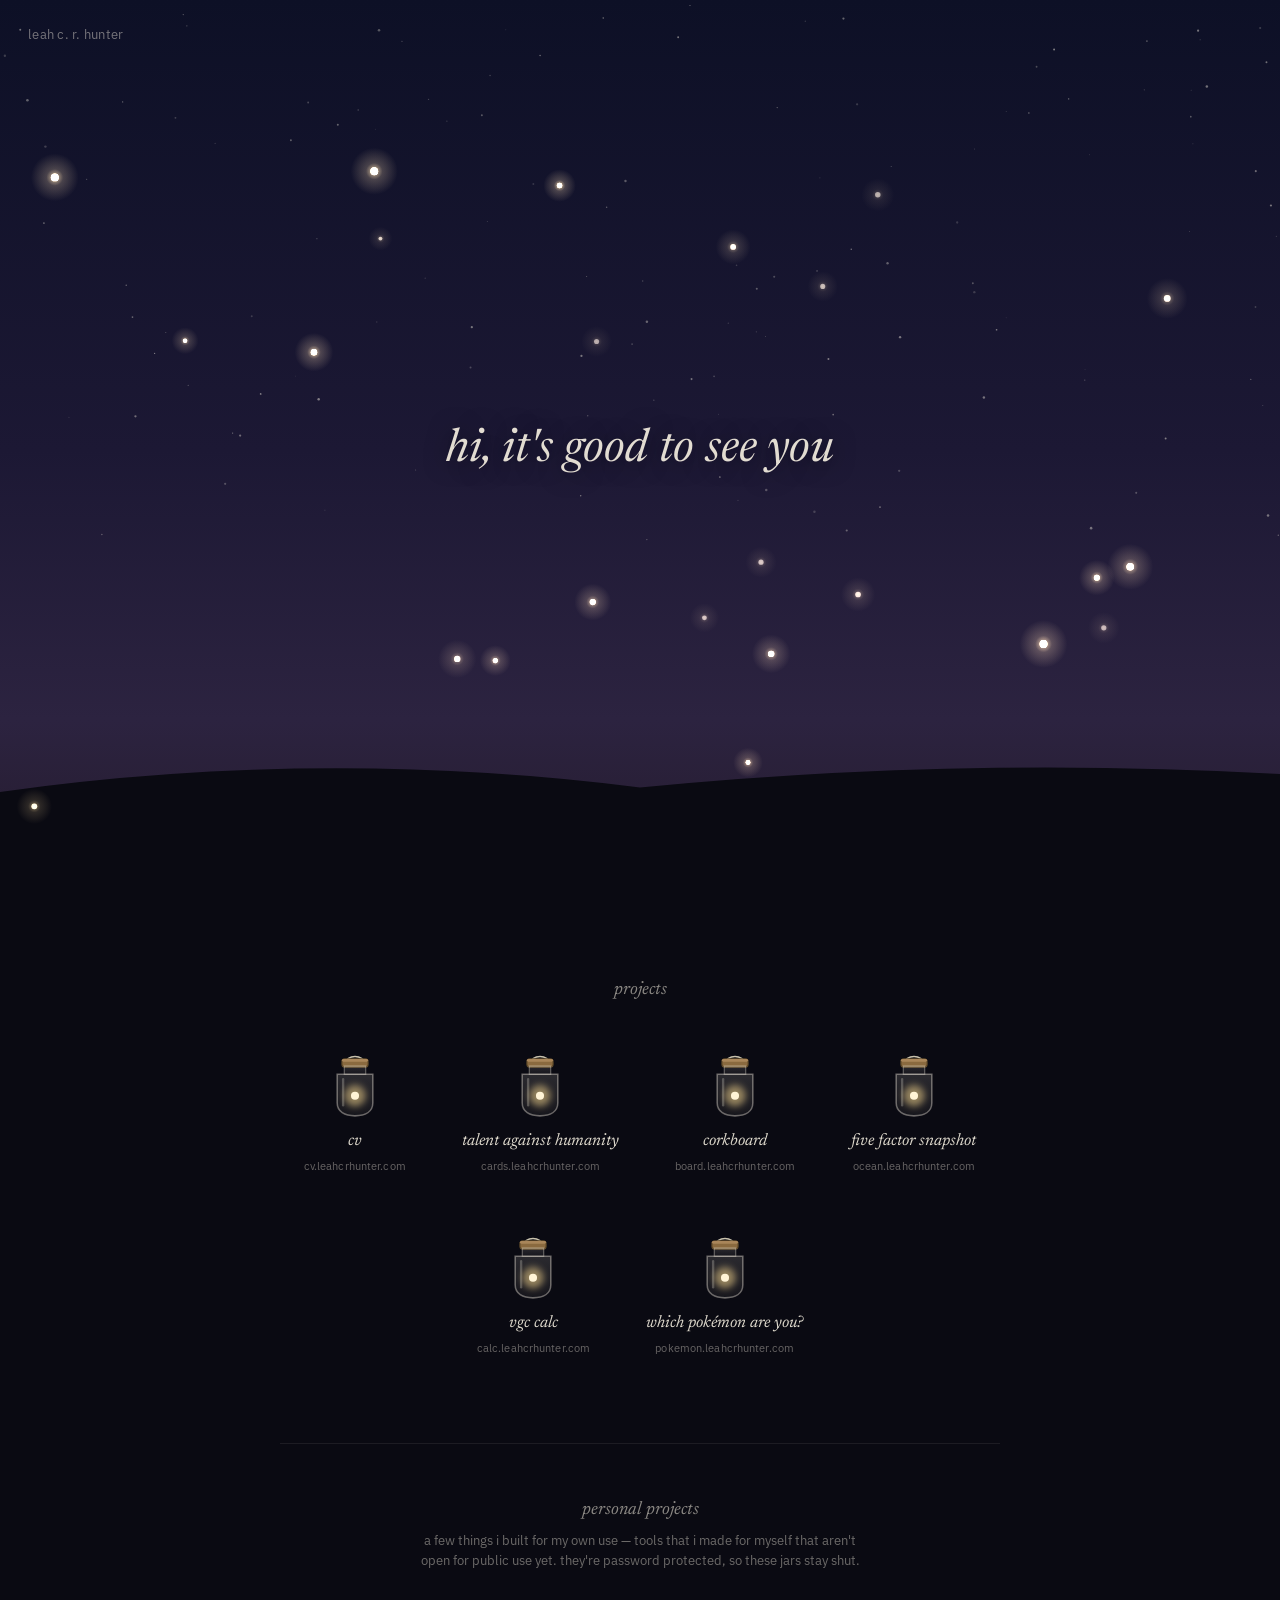
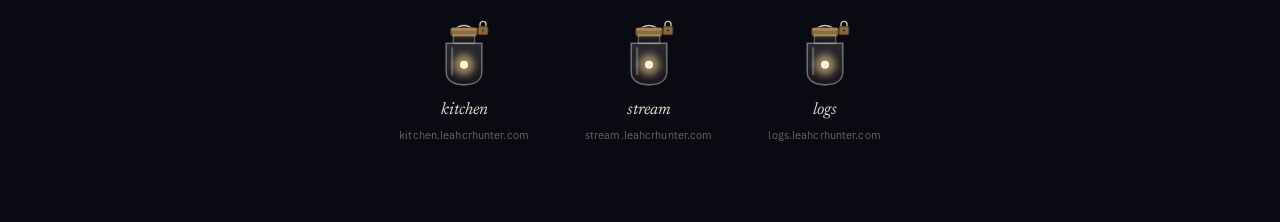
<file: sites/home/index.html>
<!DOCTYPE html>
<html lang="en">
<head>
<meta charset="UTF-8" />
<meta name="viewport" content="width=device-width, initial-scale=1.0" />
<title>Leah C. R. Hunter</title>
<link rel="preconnect" href="https://fonts.googleapis.com">
<link rel="preconnect" href="https://fonts.gstatic.com" crossorigin>
<link href="https://fonts.googleapis.com/css2?family=Newsreader:ital,wght@0,400;0,500;1,400;1,500&family=IBM+Plex+Sans:wght@400;500&display=swap" rel="stylesheet">
<style>
  * { margin: 0; padding: 0; box-sizing: border-box; }
  html {
    scroll-snap-type: y proximate;
  }
  html, body {
    width: 100%;
    background: #0a0a12;
    font-family: 'IBM Plex Sans', sans-serif;
  }

  /* ---------- hero ---------- */
  #hero {
    position: relative;
    width: 100%;
    height: 100vh;
    overflow: hidden;
    scroll-snap-align: start;
  }
  #scene { position: absolute; inset: 0; width: 100%; height: 100%; display: block; }

  .veil {
    position: absolute; inset: 0;
    display: flex; align-items: center; justify-content: center;
    pointer-events: none; text-align: center; padding: 0 24px;
  }
  .greeting {
    font-family: 'Newsreader', serif;
    font-style: italic;
    font-weight: 400;
    color: rgba(244, 238, 224, 0.92);
    font-size: clamp(1.6rem, 5vw, 2.9rem);
    opacity: 0;
    transform: translateY(10px);
    transition: opacity 2.8s ease, transform 2.8s ease;
    text-shadow: 0 2px 22px rgba(0,0,0,0.5);
  }
  .greeting.show { opacity: 1; transform: translateY(0); }

  .hint-stack {
    position: absolute; bottom: 30px; left: 0; right: 0;
    display: flex; flex-direction: column; align-items: center; gap: 6px;
    pointer-events: none;
  }
  .hint {
    font-size: 0.75rem; color: rgba(244, 238, 224, 0.5); letter-spacing: 0.02em;
    opacity: 0; transition: opacity 2s ease;
  }
  .hint.show { opacity: 1; }
  .scroll-cue {
    font-size: 0.7rem; color: rgba(244, 238, 224, 0.32); letter-spacing: 0.02em;
    opacity: 0; transition: opacity 2s ease;
    display: flex; flex-direction: column; align-items: center; gap: 4px;
  }
  .scroll-cue.show { opacity: 1; }
  .scroll-cue svg { width: 12px; height: 8px; opacity: 0.6; }

  .name-mark {
    position: absolute; top: 26px; left: 28px;
    font-size: 0.8rem; color: rgba(244, 238, 224, 0.45); letter-spacing: 0.02em;
    opacity: 0; transition: opacity 2s ease; pointer-events: none;
  }
  .name-mark.show { opacity: 1; }

  /* ---------- projects ---------- */
  #projects {
    position: relative;
    width: 100%;
    min-height: 100vh;
    background: #0a0a12;
    display: flex;
    align-items: center;
    justify-content: center;
    padding: 80px 24px;
    scroll-snap-align: start;
  }
  .projects-inner { max-width: 720px; width: 100%; text-align: center; }
  .projects-label {
    font-family: 'Newsreader', serif;
    font-style: italic;
    font-size: 1.15rem;
    color: rgba(244, 238, 224, 0.55);
    margin-bottom: 48px;
  }
  .projects-grid {
    display: flex; flex-wrap: wrap; justify-content: center; gap: 56px;
  }

  .project-icon {
    display: flex; flex-direction: column; align-items: center; gap: 10px;
    text-decoration: none; color: inherit;
    transition: transform 0.35s ease;
  }
  .project-icon:hover, .project-icon:focus-visible { transform: translateY(-6px); }
  .project-icon:focus-visible { outline: 2px solid rgba(244, 213, 141, 0.7); outline-offset: 6px; border-radius: 6px; }

  .project-icon svg { width: 76px; height: 76px; }
  .project-icon .glow-core { transition: opacity 0.35s ease; }
  .project-icon:hover .glow-core, .project-icon:focus-visible .glow-core { opacity: 1; }

  .project-name {
    font-family: 'Newsreader', serif;
    font-style: italic;
    font-size: 1.05rem;
    color: rgba(244, 238, 224, 0.9);
  }
  .project-sub {
    font-size: 0.7rem;
    color: rgba(244, 238, 224, 0.4);
    letter-spacing: 0.01em;
  }

  /* ---------- personal projects ---------- */
  .personal {
    margin-top: 88px;
    padding-top: 56px;
    border-top: 1px solid rgba(244, 238, 224, 0.08);
  }
  .personal .projects-label { margin-bottom: 12px; }
  .personal-blurb {
    max-width: 440px;
    margin: 0 auto 44px;
    font-size: 0.8rem;
    line-height: 1.6;
    color: rgba(244, 238, 224, 0.42);
  }

  @media (prefers-reduced-motion: reduce) {
    .greeting, .hint, .scroll-cue, .name-mark, .project-icon { transition: opacity 0.6s ease, transform 0.2s ease; }
  }
</style>
</head>
<body>

<section id="hero">
  <canvas id="scene"></canvas>

  <div class="name-mark" id="nameMark">leah c. r. hunter</div>
  <div class="veil"><p class="greeting" id="greeting">hi, it's good to see you</p></div>
  <div class="hint-stack">
    <p class="hint" id="hint">they drift closer if you're still</p>
    <p class="scroll-cue" id="scrollCue">
      projects below
      <svg viewBox="0 0 12 8" fill="none" xmlns="http://www.w3.org/2000/svg">
        <path d="M1 1L6 6L11 1" stroke="currentColor" stroke-width="1.4" stroke-linecap="round" stroke-linejoin="round" style="stroke: rgba(244,238,224,0.5)"/>
      </svg>
    </p>
  </div>
</section>

<section id="projects">
  <div class="projects-inner">
    <p class="projects-label">projects</p>
    <div class="projects-grid">

      <!-- shared jar filter/gradient, referenced by every jar below -->
      <svg width="0" height="0" style="position:absolute" aria-hidden="true">
        <defs>
          <filter id="jarGlow" x="-60%" y="-60%" width="220%" height="220%">
            <feGaussianBlur stdDeviation="3.2" />
          </filter>
          <linearGradient id="jarGlass" x1="0" y1="0" x2="0" y2="1">
            <stop offset="0%" stop-color="#f4eee0" stop-opacity="0.14" />
            <stop offset="100%" stop-color="#f4eee0" stop-opacity="0.05" />
          </linearGradient>
        </defs>
      </svg>

      <a class="project-icon" href="https://cv.leahcrhunter.com" aria-label="Visit CV site at cv.leahcrhunter.com">
        <svg viewBox="0 0 64 64" xmlns="http://www.w3.org/2000/svg">
          <!-- wire bail handle -->
          <path d="M24 14 C24 6, 40 6, 40 14" stroke="#c9c2ad" stroke-width="1.3" fill="none" stroke-linecap="round" />

          <!-- lid -->
          <rect x="21" y="10" width="22" height="7" rx="2.5" fill="#8a6a3f" stroke="#5f4a2a" stroke-width="1" />
          <rect x="21" y="10" width="22" height="2.4" rx="1.2" fill="#a9865a" />

          <!-- neck -->
          <rect x="23" y="16" width="18" height="7" fill="url(#jarGlass)" stroke="#f4eee0" stroke-opacity="0.35" stroke-width="1" />

          <!-- jar body -->
          <path d="M17 23 H47 V47 C47 54.5, 40.7 58 32 58 C23.3 58, 17 54.5, 17 47 Z"
                fill="url(#jarGlass)" stroke="#f4eee0" stroke-opacity="0.4" stroke-width="1.3" />

          <!-- glass shine -->
          <path d="M22 27 L22 49" stroke="#f4eee0" stroke-opacity="0.25" stroke-width="2" stroke-linecap="round" />

          <!-- firefly glow -->
          <circle class="glow-core" cx="32" cy="41" r="9" fill="#f4d58d" opacity="0.55" filter="url(#jarGlow)" />
          <circle cx="32" cy="41" r="3.4" fill="#fff4d6" />
        </svg>
        <span class="project-name">cv</span>
        <span class="project-sub">cv.leahcrhunter.com</span>
      </a>

      <a class="project-icon" href="https://cards.leahcrhunter.com" aria-label="Visit Talent Against Humanity at cards.leahcrhunter.com">
        <svg viewBox="0 0 64 64" xmlns="http://www.w3.org/2000/svg">
          <!-- wire bail handle -->
          <path d="M24 14 C24 6, 40 6, 40 14" stroke="#c9c2ad" stroke-width="1.3" fill="none" stroke-linecap="round" />

          <!-- lid -->
          <rect x="21" y="10" width="22" height="7" rx="2.5" fill="#8a6a3f" stroke="#5f4a2a" stroke-width="1" />
          <rect x="21" y="10" width="22" height="2.4" rx="1.2" fill="#a9865a" />

          <!-- neck -->
          <rect x="23" y="16" width="18" height="7" fill="url(#jarGlass)" stroke="#f4eee0" stroke-opacity="0.35" stroke-width="1" />

          <!-- jar body -->
          <path d="M17 23 H47 V47 C47 54.5, 40.7 58 32 58 C23.3 58, 17 54.5, 17 47 Z"
                fill="url(#jarGlass)" stroke="#f4eee0" stroke-opacity="0.4" stroke-width="1.3" />

          <!-- glass shine -->
          <path d="M22 27 L22 49" stroke="#f4eee0" stroke-opacity="0.25" stroke-width="2" stroke-linecap="round" />

          <!-- firefly glow -->
          <circle class="glow-core" cx="32" cy="41" r="9" fill="#f4d58d" opacity="0.55" filter="url(#jarGlow)" />
          <circle cx="32" cy="41" r="3.4" fill="#fff4d6" />
        </svg>
        <span class="project-name">talent against humanity</span>
        <span class="project-sub">cards.leahcrhunter.com</span>
      </a>

      <a class="project-icon" href="https://board.leahcrhunter.com" aria-label="Visit the corkboard at board.leahcrhunter.com">
        <svg viewBox="0 0 64 64" xmlns="http://www.w3.org/2000/svg">
          <!-- wire bail handle -->
          <path d="M24 14 C24 6, 40 6, 40 14" stroke="#c9c2ad" stroke-width="1.3" fill="none" stroke-linecap="round" />

          <!-- lid -->
          <rect x="21" y="10" width="22" height="7" rx="2.5" fill="#8a6a3f" stroke="#5f4a2a" stroke-width="1" />
          <rect x="21" y="10" width="22" height="2.4" rx="1.2" fill="#a9865a" />

          <!-- neck -->
          <rect x="23" y="16" width="18" height="7" fill="url(#jarGlass)" stroke="#f4eee0" stroke-opacity="0.35" stroke-width="1" />

          <!-- jar body -->
          <path d="M17 23 H47 V47 C47 54.5, 40.7 58 32 58 C23.3 58, 17 54.5, 17 47 Z"
                fill="url(#jarGlass)" stroke="#f4eee0" stroke-opacity="0.4" stroke-width="1.3" />

          <!-- glass shine -->
          <path d="M22 27 L22 49" stroke="#f4eee0" stroke-opacity="0.25" stroke-width="2" stroke-linecap="round" />

          <!-- firefly glow -->
          <circle class="glow-core" cx="32" cy="41" r="9" fill="#f4d58d" opacity="0.55" filter="url(#jarGlow)" />
          <circle cx="32" cy="41" r="3.4" fill="#fff4d6" />
        </svg>
        <span class="project-name">corkboard</span>
        <span class="project-sub">board.leahcrhunter.com</span>
      </a>

      <a class="project-icon" href="https://ocean.leahcrhunter.com" aria-label="Visit the Five Factor Snapshot at ocean.leahcrhunter.com">
        <svg viewBox="0 0 64 64" xmlns="http://www.w3.org/2000/svg">
          <!-- wire bail handle -->
          <path d="M24 14 C24 6, 40 6, 40 14" stroke="#c9c2ad" stroke-width="1.3" fill="none" stroke-linecap="round" />

          <!-- lid -->
          <rect x="21" y="10" width="22" height="7" rx="2.5" fill="#8a6a3f" stroke="#5f4a2a" stroke-width="1" />
          <rect x="21" y="10" width="22" height="2.4" rx="1.2" fill="#a9865a" />

          <!-- neck -->
          <rect x="23" y="16" width="18" height="7" fill="url(#jarGlass)" stroke="#f4eee0" stroke-opacity="0.35" stroke-width="1" />

          <!-- jar body -->
          <path d="M17 23 H47 V47 C47 54.5, 40.7 58 32 58 C23.3 58, 17 54.5, 17 47 Z"
                fill="url(#jarGlass)" stroke="#f4eee0" stroke-opacity="0.4" stroke-width="1.3" />

          <!-- glass shine -->
          <path d="M22 27 L22 49" stroke="#f4eee0" stroke-opacity="0.25" stroke-width="2" stroke-linecap="round" />

          <!-- firefly glow -->
          <circle class="glow-core" cx="32" cy="41" r="9" fill="#f4d58d" opacity="0.55" filter="url(#jarGlow)" />
          <circle cx="32" cy="41" r="3.4" fill="#fff4d6" />
        </svg>
        <span class="project-name">five factor snapshot</span>
        <span class="project-sub">ocean.leahcrhunter.com</span>
      </a>

      <a class="project-icon" href="https://calc.leahcrhunter.com" aria-label="Visit the VGC damage calculator at calc.leahcrhunter.com">
        <svg viewBox="0 0 64 64" xmlns="http://www.w3.org/2000/svg">
          <!-- wire bail handle -->
          <path d="M24 14 C24 6, 40 6, 40 14" stroke="#c9c2ad" stroke-width="1.3" fill="none" stroke-linecap="round" />

          <!-- lid -->
          <rect x="21" y="10" width="22" height="7" rx="2.5" fill="#8a6a3f" stroke="#5f4a2a" stroke-width="1" />
          <rect x="21" y="10" width="22" height="2.4" rx="1.2" fill="#a9865a" />

          <!-- neck -->
          <rect x="23" y="16" width="18" height="7" fill="url(#jarGlass)" stroke="#f4eee0" stroke-opacity="0.35" stroke-width="1" />

          <!-- jar body -->
          <path d="M17 23 H47 V47 C47 54.5, 40.7 58 32 58 C23.3 58, 17 54.5, 17 47 Z"
                fill="url(#jarGlass)" stroke="#f4eee0" stroke-opacity="0.4" stroke-width="1.3" />

          <!-- glass shine -->
          <path d="M22 27 L22 49" stroke="#f4eee0" stroke-opacity="0.25" stroke-width="2" stroke-linecap="round" />

          <!-- firefly glow -->
          <circle class="glow-core" cx="32" cy="41" r="9" fill="#f4d58d" opacity="0.55" filter="url(#jarGlow)" />
          <circle cx="32" cy="41" r="3.4" fill="#fff4d6" />
        </svg>
        <span class="project-name">vgc calc</span>
        <span class="project-sub">calc.leahcrhunter.com</span>
      </a>

      <a class="project-icon" href="https://pokemon.leahcrhunter.com" aria-label="Visit the Which Pokémon Are You? quiz at pokemon.leahcrhunter.com">
        <svg viewBox="0 0 64 64" xmlns="http://www.w3.org/2000/svg">
          <!-- wire bail handle -->
          <path d="M24 14 C24 6, 40 6, 40 14" stroke="#c9c2ad" stroke-width="1.3" fill="none" stroke-linecap="round" />

          <!-- lid -->
          <rect x="21" y="10" width="22" height="7" rx="2.5" fill="#8a6a3f" stroke="#5f4a2a" stroke-width="1" />
          <rect x="21" y="10" width="22" height="2.4" rx="1.2" fill="#a9865a" />

          <!-- neck -->
          <rect x="23" y="16" width="18" height="7" fill="url(#jarGlass)" stroke="#f4eee0" stroke-opacity="0.35" stroke-width="1" />

          <!-- jar body -->
          <path d="M17 23 H47 V47 C47 54.5, 40.7 58 32 58 C23.3 58, 17 54.5, 17 47 Z"
                fill="url(#jarGlass)" stroke="#f4eee0" stroke-opacity="0.4" stroke-width="1.3" />

          <!-- glass shine -->
          <path d="M22 27 L22 49" stroke="#f4eee0" stroke-opacity="0.25" stroke-width="2" stroke-linecap="round" />

          <!-- firefly glow -->
          <circle class="glow-core" cx="32" cy="41" r="9" fill="#f4d58d" opacity="0.55" filter="url(#jarGlow)" />
          <circle cx="32" cy="41" r="3.4" fill="#fff4d6" />
        </svg>
        <span class="project-name">which pokémon are you?</span>
        <span class="project-sub">pokemon.leahcrhunter.com</span>
      </a>

      <!-- future subdomains: duplicate a .project-icon block above -->

    </div>

    <div class="personal">
      <p class="projects-label">personal projects</p>
      <p class="personal-blurb">
        a few things i built for my own use &mdash; tools that i made for myself that
        aren't open for public use yet. they're password protected, so these jars stay shut.
      </p>
      <div class="projects-grid">

        <a class="project-icon" href="https://kitchen.leahcrhunter.com" aria-label="Kitchen app at kitchen.leahcrhunter.com (password protected)">
          <svg viewBox="0 0 64 64" xmlns="http://www.w3.org/2000/svg">
            <!-- wire bail handle -->
            <path d="M24 14 C24 6, 40 6, 40 14" stroke="#c9c2ad" stroke-width="1.3" fill="none" stroke-linecap="round" />

            <!-- lid -->
            <rect x="21" y="10" width="22" height="7" rx="2.5" fill="#8a6a3f" stroke="#5f4a2a" stroke-width="1" />
            <rect x="21" y="10" width="22" height="2.4" rx="1.2" fill="#a9865a" />

            <!-- neck -->
            <rect x="23" y="16" width="18" height="7" fill="url(#jarGlass)" stroke="#f4eee0" stroke-opacity="0.35" stroke-width="1" />

            <!-- jar body -->
            <path d="M17 23 H47 V47 C47 54.5, 40.7 58 32 58 C23.3 58, 17 54.5, 17 47 Z"
                  fill="url(#jarGlass)" stroke="#f4eee0" stroke-opacity="0.4" stroke-width="1.3" />

            <!-- glass shine -->
            <path d="M22 27 L22 49" stroke="#f4eee0" stroke-opacity="0.25" stroke-width="2" stroke-linecap="round" />

            <!-- firefly glow -->
            <circle class="glow-core" cx="32" cy="41" r="9" fill="#f4d58d" opacity="0.55" filter="url(#jarGlow)" />
            <circle cx="32" cy="41" r="3.4" fill="#fff4d6" />

            <!-- padlock on the lid -->
            <path d="M45.5 9 V7 a2.5 2.5 0 0 1 5 0 V9" stroke="#c9c2ad" stroke-width="1.2" fill="none" />
            <rect x="44" y="9" width="8" height="6.5" rx="1.2" fill="#8a6a3f" stroke="#5f4a2a" stroke-width="0.9" />
            <circle cx="48" cy="12.2" r="0.9" fill="#3a2c18" />
          </svg>
          <span class="project-name">kitchen</span>
          <span class="project-sub">kitchen.leahcrhunter.com</span>
        </a>

        <a class="project-icon" href="https://stream.leahcrhunter.com" aria-label="Stream platform at stream.leahcrhunter.com (password protected)">
          <svg viewBox="0 0 64 64" xmlns="http://www.w3.org/2000/svg">
            <!-- wire bail handle -->
            <path d="M24 14 C24 6, 40 6, 40 14" stroke="#c9c2ad" stroke-width="1.3" fill="none" stroke-linecap="round" />

            <!-- lid -->
            <rect x="21" y="10" width="22" height="7" rx="2.5" fill="#8a6a3f" stroke="#5f4a2a" stroke-width="1" />
            <rect x="21" y="10" width="22" height="2.4" rx="1.2" fill="#a9865a" />

            <!-- neck -->
            <rect x="23" y="16" width="18" height="7" fill="url(#jarGlass)" stroke="#f4eee0" stroke-opacity="0.35" stroke-width="1" />

            <!-- jar body -->
            <path d="M17 23 H47 V47 C47 54.5, 40.7 58 32 58 C23.3 58, 17 54.5, 17 47 Z"
                  fill="url(#jarGlass)" stroke="#f4eee0" stroke-opacity="0.4" stroke-width="1.3" />

            <!-- glass shine -->
            <path d="M22 27 L22 49" stroke="#f4eee0" stroke-opacity="0.25" stroke-width="2" stroke-linecap="round" />

            <!-- firefly glow -->
            <circle class="glow-core" cx="32" cy="41" r="9" fill="#f4d58d" opacity="0.55" filter="url(#jarGlow)" />
            <circle cx="32" cy="41" r="3.4" fill="#fff4d6" />

            <!-- padlock on the lid -->
            <path d="M45.5 9 V7 a2.5 2.5 0 0 1 5 0 V9" stroke="#c9c2ad" stroke-width="1.2" fill="none" />
            <rect x="44" y="9" width="8" height="6.5" rx="1.2" fill="#8a6a3f" stroke="#5f4a2a" stroke-width="0.9" />
            <circle cx="48" cy="12.2" r="0.9" fill="#3a2c18" />
          </svg>
          <span class="project-name">stream</span>
          <span class="project-sub">stream.leahcrhunter.com</span>
        </a>

        <a class="project-icon" href="https://logs.leahcrhunter.com" aria-label="Logs at logs.leahcrhunter.com (password protected)">
          <svg viewBox="0 0 64 64" xmlns="http://www.w3.org/2000/svg">
            <!-- wire bail handle -->
            <path d="M24 14 C24 6, 40 6, 40 14" stroke="#c9c2ad" stroke-width="1.3" fill="none" stroke-linecap="round" />

            <!-- lid -->
            <rect x="21" y="10" width="22" height="7" rx="2.5" fill="#8a6a3f" stroke="#5f4a2a" stroke-width="1" />
            <rect x="21" y="10" width="22" height="2.4" rx="1.2" fill="#a9865a" />

            <!-- neck -->
            <rect x="23" y="16" width="18" height="7" fill="url(#jarGlass)" stroke="#f4eee0" stroke-opacity="0.35" stroke-width="1" />

            <!-- jar body -->
            <path d="M17 23 H47 V47 C47 54.5, 40.7 58 32 58 C23.3 58, 17 54.5, 17 47 Z"
                  fill="url(#jarGlass)" stroke="#f4eee0" stroke-opacity="0.4" stroke-width="1.3" />

            <!-- glass shine -->
            <path d="M22 27 L22 49" stroke="#f4eee0" stroke-opacity="0.25" stroke-width="2" stroke-linecap="round" />

            <!-- firefly glow -->
            <circle class="glow-core" cx="32" cy="41" r="9" fill="#f4d58d" opacity="0.55" filter="url(#jarGlow)" />
            <circle cx="32" cy="41" r="3.4" fill="#fff4d6" />

            <!-- padlock on the lid -->
            <path d="M45.5 9 V7 a2.5 2.5 0 0 1 5 0 V9" stroke="#c9c2ad" stroke-width="1.2" fill="none" />
            <rect x="44" y="9" width="8" height="6.5" rx="1.2" fill="#8a6a3f" stroke="#5f4a2a" stroke-width="0.9" />
            <circle cx="48" cy="12.2" r="0.9" fill="#3a2c18" />
          </svg>
          <span class="project-name">logs</span>
          <span class="project-sub">logs.leahcrhunter.com</span>
        </a>

      </div>
    </div>
  </div>
</section>

<script>
(function () {
  const canvas = document.getElementById('scene');
  const ctx = canvas.getContext('2d');
  const reducedMotion = window.matchMedia('(prefers-reduced-motion: reduce)').matches;
  function rand(a, b) { return a + Math.random() * (b - a); }

  let W, H, DPR;
  function resize() {
    DPR = Math.min(window.devicePixelRatio || 1, 2);
    W = window.innerWidth; H = window.innerHeight;
    canvas.width = W * DPR; canvas.height = H * DPR;
    canvas.style.width = W + 'px'; canvas.style.height = H + 'px';
    ctx.setTransform(DPR, 0, 0, DPR, 0, 0);
  }

  let stars = [];
  function seedStars() {
    stars = [];
    const count = Math.floor((W * H) / 9000);
    for (let i = 0; i < count; i++) {
      stars.push({ x: rand(0, W), y: rand(0, H * 0.6), r: rand(0.4, 1.3), a: rand(0.15, 0.5) });
    }
  }

  const pointer = { x: -999, y: -999, active: false };
  function setPointer(e) {
    const rect = canvas.getBoundingClientRect();
    if (e.touches && e.touches.length) {
      pointer.x = e.touches[0].clientX - rect.left;
      pointer.y = e.touches[0].clientY - rect.top;
    } else {
      pointer.x = e.clientX - rect.left;
      pointer.y = e.clientY - rect.top;
    }
    pointer.active = true;
  }
  window.addEventListener('mousemove', setPointer);
  window.addEventListener('mouseleave', () => { pointer.active = false; });
  window.addEventListener('touchmove', setPointer, { passive: true });
  window.addEventListener('touchstart', setPointer, { passive: true });

  const FIREFLY_COUNT = 24;
  let flies = [];
  function makeFly() {
    return {
      x: rand(0, W), y: rand(H * 0.15, H * 0.92),
      angle: rand(0, Math.PI * 2),
      wander: rand(0, Math.PI * 2),
      wanderSpeed: rand(0.003, 0.009),
      speed: rand(0.15, 0.4),
      r: rand(1.6, 2.8),
      glowPhase: rand(0, Math.PI * 2),
      glowSpeed: rand(0.015, 0.03)
    };
  }
  function seedFlies() {
    flies = [];
    for (let i = 0; i < FIREFLY_COUNT; i++) flies.push(makeFly());
  }

  function updateFly(f, dt) {
    f.wander += f.wanderSpeed * dt;
    f.glowPhase += f.glowSpeed * dt;

    const dx = f.x - pointer.x, dy = f.y - pointer.y;
    const dist = Math.sqrt(dx * dx + dy * dy);
    const fleeRadius = 110;

    let desired = f.angle + Math.sin(f.wander) * 0.3;
    let speedMul = 1;
    if (pointer.active && dist < fleeRadius) {
      desired = Math.atan2(dy, dx);
      speedMul = 1.8;
    }

    let diff = desired - f.angle;
    while (diff > Math.PI) diff -= Math.PI * 2;
    while (diff < -Math.PI) diff += Math.PI * 2;
    f.angle += diff * 0.04;

    const s = reducedMotion ? f.speed * 0.3 : f.speed * speedMul;
    f.x += Math.cos(f.angle) * s * dt * 0.5;
    f.y += Math.sin(f.angle) * s * dt * 0.5;

    const m = 20;
    if (f.x < -m) f.x = W + m;
    if (f.x > W + m) f.x = -m;
    if (f.y < H * 0.1) f.y = H * 0.1;
    if (f.y > H * 0.95) f.y = H * 0.95;
  }

  function drawFly(f) {
    const glow = 0.5 + Math.sin(f.glowPhase) * 0.5;
    const alpha = 0.25 + glow * 0.65;
    const r = f.r * (1 + glow * 0.6);

    ctx.save();
    ctx.globalCompositeOperation = 'lighter';
    const g = ctx.createRadialGradient(f.x, f.y, 0, f.x, f.y, r * 6);
    g.addColorStop(0, `rgba(244, 213, 141, ${alpha * 0.9})`);
    g.addColorStop(0.35, `rgba(244, 213, 141, ${alpha * 0.25})`);
    g.addColorStop(1, 'rgba(244, 213, 141, 0)');
    ctx.fillStyle = g;
    ctx.beginPath();
    ctx.arc(f.x, f.y, r * 6, 0, Math.PI * 2);
    ctx.fill();

    ctx.fillStyle = `rgba(255, 244, 214, ${Math.min(1, alpha + 0.2)})`;
    ctx.beginPath();
    ctx.arc(f.x, f.y, r, 0, Math.PI * 2);
    ctx.fill();
    ctx.restore();
  }

  function drawSky() {
    const g = ctx.createLinearGradient(0, 0, 0, H);
    g.addColorStop(0, '#0d1026');
    g.addColorStop(0.5, '#1c1834');
    g.addColorStop(0.8, '#2c2340');
    g.addColorStop(1, '#241a2a');
    ctx.fillStyle = g;
    ctx.fillRect(0, 0, W, H);

    ctx.save();
    stars.forEach((s) => {
      ctx.globalAlpha = s.a;
      ctx.fillStyle = '#f4eee0';
      ctx.beginPath();
      ctx.arc(s.x, s.y, s.r, 0, Math.PI * 2);
      ctx.fill();
    });
    ctx.restore();

    const horizon = H * 0.86;
    ctx.beginPath();
    ctx.moveTo(0, H);
    ctx.lineTo(0, horizon + H * 0.02);
    ctx.quadraticCurveTo(W * 0.25, horizon - H * 0.03, W * 0.5, horizon + H * 0.015);
    ctx.quadraticCurveTo(W * 0.75, horizon - H * 0.02, W, horizon);
    ctx.lineTo(W, H);
    ctx.closePath();
    ctx.fillStyle = '#0a0a12';
    ctx.fill();
  }

  let prevTime = performance.now();
  function loop(time) {
    const dt = Math.min(2.2, (time - prevTime) / 16.67 || 1);
    prevTime = time;

    drawSky();
    flies.forEach((f) => { updateFly(f, dt); drawFly(f); });

    requestAnimationFrame(loop);
  }

  resize();
  seedStars();
  seedFlies();
  window.addEventListener('resize', () => { resize(); seedStars(); });
  requestAnimationFrame(loop);

  window.addEventListener('load', () => {
    setTimeout(() => document.getElementById('nameMark').classList.add('show'), 400);
    setTimeout(() => document.getElementById('greeting').classList.add('show'), 1400);
    setTimeout(() => document.getElementById('hint').classList.add('show'), 3200);
    setTimeout(() => document.getElementById('scrollCue').classList.add('show'), 3600);
  });
})();
</script>

</body>
</html>
</file>
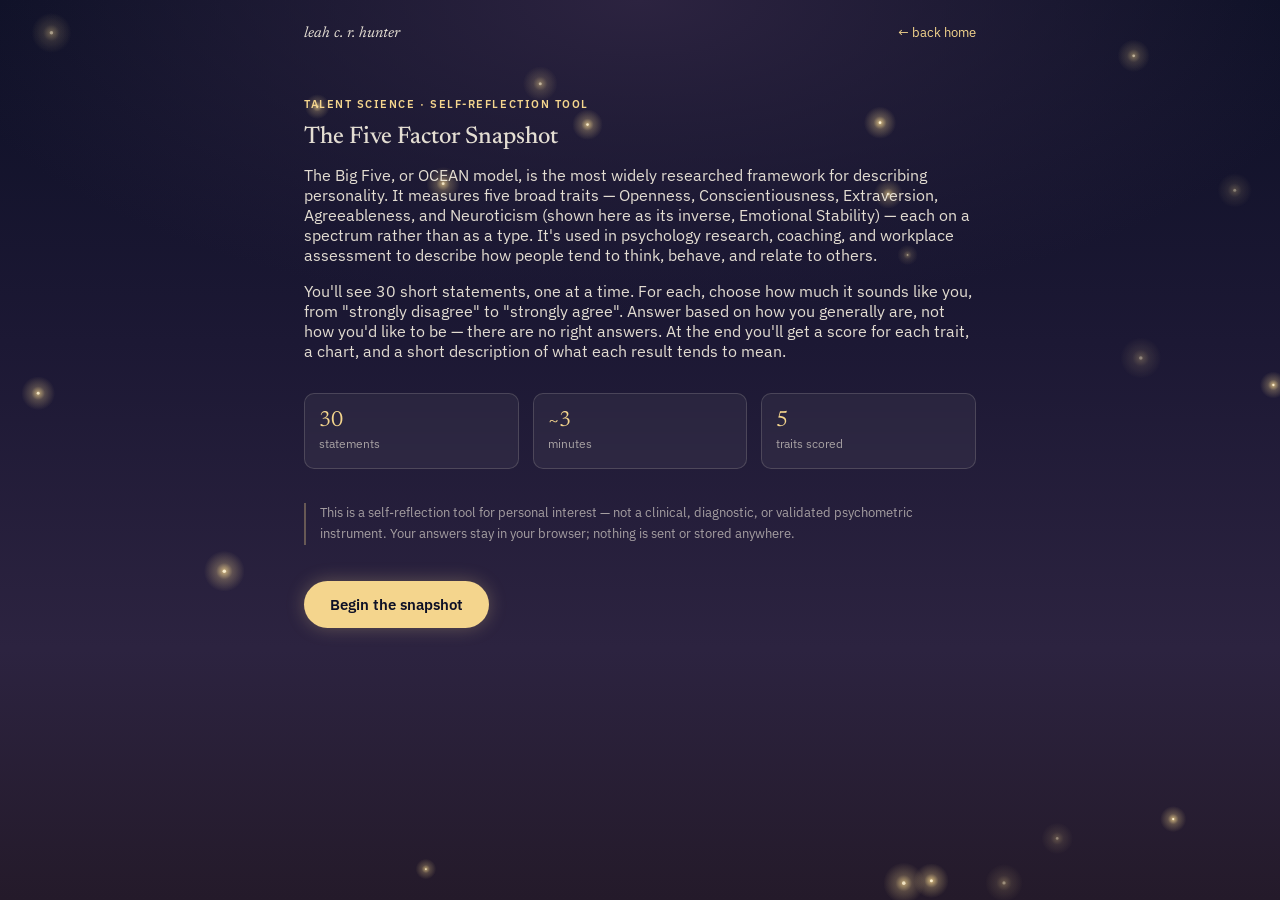
<file: sites/ocean/index.html>
<!doctype html>
<html lang="en">
<head>
<meta charset="UTF-8">
<meta name="viewport" content="width=device-width, initial-scale=1.0">
<title>The Five Factor Snapshot — Leah C. R. Hunter</title>
<meta name="description" content="A short, evidence-based self-reflection tool built on the Big Five (OCEAN) model of personality.">
<link rel="preconnect" href="https://fonts.googleapis.com">
<link rel="preconnect" href="https://fonts.gstatic.com" crossorigin>
<link href="https://fonts.googleapis.com/css2?family=Newsreader:ital,opsz,wght@0,6..72,400;0,6..72,500;0,6..72,600;1,6..72,400;1,6..72,500&family=IBM+Plex+Sans:wght@400;500;600&display=swap" rel="stylesheet">
<style>
  :root{
    /* dusk sky gradient stops, same family as the landing page */
    --sky-1:#0d1026;
    --sky-2:#1c1834;
    --sky-3:#2c2340;
    --sky-4:#241a2a;
    --ground:#0a0a12;

    --cream:rgba(244,238,224,0.92);
    --cream-soft:rgba(244,238,224,0.62);
    --cream-faint:rgba(244,238,224,0.14);

    --gold:#f4d58d;
    --gold-glint:#fff4d6;
    --gold-dim:rgba(244,213,141,0.16);
    --gold-dim-2:rgba(244,213,141,0.32);

    --panel:rgba(244,238,224,0.05);
    --panel-strong:rgba(244,238,224,0.08);
    --line:rgba(244,238,224,0.16);
  }

  *{ box-sizing:border-box; }

  html,body{
    margin:0;
    padding:0;
    color:var(--cream);
    font-family:'IBM Plex Sans', sans-serif;
    -webkit-font-smoothing:antialiased;
  }

  body{
    min-height:100vh;
    display:flex;
    flex-direction:column;
    align-items:center;
    background:
      radial-gradient(ellipse 80% 50% at 50% 0%, var(--sky-3) 0%, transparent 70%),
      linear-gradient(180deg, var(--sky-1) 0%, var(--sky-2) 38%, var(--sky-3) 72%, var(--sky-4) 100%);
    position:relative;
    overflow-x:hidden;
  }

  #firefly-bg{
    position:fixed;
    inset:0;
    width:100%;
    height:100%;
    z-index:0;
    pointer-events:none;
  }

  .wrap{
    width:100%;
    max-width:720px;
    padding:56px 24px 80px;
    flex:1;
    position:relative;
    z-index:1;
  }

  h1,h2,h3{
    font-family:'Newsreader', serif;
    font-weight:500;
    margin:0;
    color:var(--cream);
  }

  .eyebrow{
    font-family:'IBM Plex Sans', sans-serif;
    text-transform:uppercase;
    letter-spacing:0.14em;
    font-size:11px;
    font-weight:600;
    color:var(--gold);
    margin:0 0 14px;
  }

  a{ color:var(--gold); }

  /* ---------- top nav ---------- */
  .topnav{
    width:100%;
    max-width:720px;
    padding:24px 24px 0;
    display:flex;
    justify-content:space-between;
    align-items:baseline;
    font-size:13px;
    color:var(--cream-soft);
    position:relative;
    z-index:1;
  }
  .topnav .name{
    font-family:'Newsreader', serif;
    font-style:italic;
    font-size:15px;
    color:var(--cream);
  }
  .topnav a{ text-decoration:none; color:var(--gold); }
  .topnav a:hover{ text-decoration:underline; }

  /* ---------- screens ---------- */
  .screen{ display:none; }
  .screen.active{ display:block; animation:fadein 0.35s ease; }
  @keyframes fadein{ from{opacity:0; transform:translateY(4px);} to{opacity:1; transform:translateY(0);} }

  /* ---------- intro ---------- */
  .intro h1{ font-size:clamp(32px, 5vw, 44px); line-height:1.15; margin-bottom:18px; }
  .intro .lede{
    font-size:17px;
    line-height:1.65;
    color:var(--cream-soft);
    max-width:560px;
    margin-bottom:20px;
  }
  .facts{
    display:grid;
    grid-template-columns:repeat(3, 1fr);
    gap:14px;
    margin:32px 0 34px;
  }
  .fact{
    border:1px solid var(--line);
    border-radius:10px;
    padding:16px 14px;
    background:var(--panel);
    backdrop-filter:blur(2px);
  }
  .fact .num{
    font-family:'Newsreader', serif;
    font-size:22px;
    color:var(--gold);
    display:block;
  }
  .fact .label{
    font-size:12px;
    color:var(--cream-soft);
    margin-top:2px;
  }
  .disclaimer{
    font-size:13px;
    color:var(--cream-soft);
    border-left:2px solid var(--gold-dim-2);
    padding-left:14px;
    margin:28px 0 36px;
    line-height:1.6;
  }

  .btn{
    font-family:'IBM Plex Sans', sans-serif;
    font-weight:600;
    font-size:15px;
    background:var(--gold);
    color:var(--sky-1);
    border:none;
    padding:14px 26px;
    border-radius:999px;
    cursor:pointer;
    transition:background 0.15s ease, transform 0.1s ease, box-shadow 0.2s ease;
    box-shadow:0 0 18px rgba(244,213,141,0.28);
  }
  .btn:hover{ background:var(--gold-glint); box-shadow:0 0 24px rgba(244,213,141,0.45); }
  .btn:active{ transform:scale(0.98); }
  .btn.ghost{
    background:transparent;
    color:var(--gold);
    border:1px solid var(--gold-dim-2);
    box-shadow:none;
  }
  .btn.ghost:hover{ background:var(--gold-dim); box-shadow:none; }
  .btn[disabled]{ opacity:0.35; cursor:not-allowed; }

  /* ---------- quiz ---------- */
  .progress-track{
    height:4px;
    width:100%;
    background:var(--cream-faint);
    border-radius:2px;
    margin-bottom:40px;
    overflow:hidden;
  }
  .progress-fill{
    height:100%;
    background:var(--gold);
    width:0%;
    transition:width 0.35s ease;
    box-shadow:0 0 8px rgba(244,213,141,0.6);
  }
  .q-index{
    font-size:12px;
    letter-spacing:0.08em;
    text-transform:uppercase;
    color:var(--cream-soft);
    margin-bottom:16px;
  }
  .q-text{
    font-family:'Newsreader', serif;
    font-style:italic;
    font-size:clamp(22px, 3.4vw, 28px);
    line-height:1.4;
    margin-bottom:36px;
    min-height:110px;
    color:var(--cream);
  }
  .likert{
    display:flex;
    justify-content:space-between;
    align-items:flex-start;
    gap:8px;
    margin-bottom:32px;
  }
  .likert-opt{
    flex:1;
    display:flex;
    flex-direction:column;
    align-items:center;
    gap:10px;
    cursor:pointer;
    padding:6px 2px 0;
  }
  .likert-dot{
    width:26px;
    height:26px;
    border-radius:50%;
    border:1.5px solid var(--gold-dim-2);
    background:transparent;
    transition:all 0.15s ease;
  }
  .likert-opt:nth-child(1) .likert-dot,
  .likert-opt:nth-child(5) .likert-dot{ width:30px; height:30px; }
  .likert-opt:hover .likert-dot{ border-color:var(--gold); }
  .likert-opt.selected .likert-dot{
    background:var(--gold);
    border-color:var(--gold);
    box-shadow:0 0 14px 4px rgba(244,213,141,0.55);
  }
  .likert-label{
    font-size:11.5px;
    text-align:center;
    color:var(--cream-soft);
    line-height:1.3;
    max-width:72px;
  }
  .quiz-nav{
    display:flex;
    justify-content:space-between;
    align-items:center;
  }
  .link-btn{
    font-size:13px;
    color:var(--cream-soft);
    background:none;
    border:none;
    cursor:pointer;
    font-family:'IBM Plex Sans', sans-serif;
  }
  .link-btn:hover{ color:var(--cream); }

  /* ---------- results ---------- */
  .results h1{ font-size:clamp(28px, 4.4vw, 38px); margin-bottom:8px; }
  .results .lede{ color:var(--cream-soft); font-size:15px; margin-bottom:36px; }

  .chart-wrap{
    display:flex;
    justify-content:center;
    margin-bottom:8px;
  }
  #radar{ max-width:100%; }

  .trait-cards{
    display:flex;
    flex-direction:column;
    gap:14px;
    margin-top:36px;
  }
  .trait-card{
    border:1px solid var(--line);
    border-radius:12px;
    padding:20px 22px;
    background:var(--panel);
    backdrop-filter:blur(2px);
  }
  .trait-head{
    display:flex;
    justify-content:space-between;
    align-items:baseline;
    gap:12px;
    margin-bottom:8px;
    flex-wrap:wrap;
  }
  .trait-name{
    font-family:'Newsreader', serif;
    font-size:19px;
    color:var(--cream);
  }
  .trait-score{
    font-size:12px;
    color:var(--gold);
    font-weight:600;
    letter-spacing:0.03em;
    text-transform:uppercase;
    white-space:nowrap;
  }
  .trait-bar-track{
    height:6px;
    background:var(--cream-faint);
    border-radius:3px;
    margin-bottom:12px;
    overflow:hidden;
  }
  .trait-bar-fill{
    height:100%;
    background:var(--gold);
    border-radius:3px;
    box-shadow:0 0 6px rgba(244,213,141,0.5);
  }
  .trait-desc{
    font-size:14.5px;
    line-height:1.6;
    color:var(--cream-soft);
    margin:0;
  }

  .results-actions{
    display:flex;
    gap:12px;
    margin-top:40px;
    flex-wrap:wrap;
  }

  footer.disc{
    font-size:12.5px;
    color:var(--cream-soft);
    text-align:center;
    max-width:520px;
    margin:56px auto 0;
    line-height:1.6;
    opacity:0.85;
  }

  @media (max-width:520px){
    .facts{ grid-template-columns:repeat(3,1fr); gap:8px; }
    .fact{ padding:12px 8px; }
    .likert-label{ display:none; }
    .likert-opt:first-child .likert-label,
    .likert-opt:last-child .likert-label{ display:block; font-size:10px; }
    .q-text{ min-height:auto; }
  }

  @media (prefers-reduced-motion: reduce){
    .screen.active{ animation:none; }
  }
</style>
</head>
<body>

<canvas id="firefly-bg"></canvas>

<div class="topnav">
  <span class="name">leah c. r. hunter</span>
  <a href="https://leahcrhunter.com">← back home</a>
</div>

<div class="wrap">

  <!-- ============ INTRO ============ -->
  <section class="screen active" id="screen-intro">
    <p class="eyebrow">Talent Science · Self-reflection tool</p>
    <h1>The Five Factor Snapshot</h1>
    <p class="lede">
      The Big Five, or OCEAN model, is the most widely researched framework for
      describing personality. It measures five broad traits — Openness,
      Conscientiousness, Extraversion, Agreeableness, and Neuroticism (shown here
      as its inverse, Emotional Stability) — each on a spectrum rather than as a
      type. It's used in psychology research, coaching, and workplace assessment
      to describe how people tend to think, behave, and relate to others.
    </p>
    <p class="lede">
      You'll see 30 short statements, one at a time. For each, choose how much it
      sounds like you, from "strongly disagree" to "strongly agree". Answer based on
      how you generally are, not how you'd like to be — there are no right answers.
      At the end you'll get a score for each trait, a chart, and a short description
      of what each result tends to mean.
    </p>

    <div class="facts">
      <div class="fact"><span class="num">30</span><span class="label">statements</span></div>
      <div class="fact"><span class="num">~3</span><span class="label">minutes</span></div>
      <div class="fact"><span class="num">5</span><span class="label">traits scored</span></div>
    </div>

    <div class="disclaimer">
      This is a self-reflection tool for personal interest — not a clinical,
      diagnostic, or validated psychometric instrument. Your answers stay in your
      browser; nothing is sent or stored anywhere.
    </div>

    <button class="btn" id="start-btn">Begin the snapshot</button>
  </section>

  <!-- ============ QUIZ ============ -->
  <section class="screen" id="screen-quiz">
    <div class="progress-track"><div class="progress-fill" id="progress-fill"></div></div>
    <p class="q-index" id="q-index">Question 1 of 30</p>
    <p class="q-text" id="q-text">…</p>

    <div class="likert" id="likert-row">
      <!-- populated by JS -->
    </div>

    <div class="quiz-nav">
      <button class="link-btn" id="back-btn">← back</button>
      <button class="link-btn" id="skip-btn" style="visibility:hidden;">skip</button>
    </div>
  </section>

  <!-- ============ RESULTS ============ -->
  <section class="screen" id="screen-results">
    <p class="eyebrow">Your results</p>
    <h1>Your Five Factor Snapshot</h1>
    <p class="lede">
      Each axis below runs from 1 (low) to 5 (high). No score is "good" or "bad" —
      the Big Five describes tendencies, not verdicts.
    </p>

    <div class="chart-wrap">
      <canvas id="radar" width="440" height="440"></canvas>
    </div>

    <div class="trait-cards" id="trait-cards"><!-- populated by JS --></div>

    <div class="results-actions">
      <button class="btn ghost" id="retake-btn">Retake the snapshot</button>
    </div>

    <footer class="disc">
      Built on the Big Five / OCEAN model of personality (Openness, Conscientiousness,
      Extraversion, Agreeableness, and Emotional Stability — the inverse of
      Neuroticism). This short-form version is for self-reflection and portfolio
      purposes only, and isn't a substitute for a validated psychometric assessment.
    </footer>
  </section>

</div>

<script>
// ================= firefly ambient background =================
(function(){
  const canvas = document.getElementById('firefly-bg');
  const ctx = canvas.getContext('2d');
  const reduceMotion = window.matchMedia('(prefers-reduced-motion: reduce)').matches;

  let w, h, dpr;
  function resize(){
    dpr = window.devicePixelRatio || 1;
    w = window.innerWidth;
    h = window.innerHeight;
    canvas.width = w * dpr;
    canvas.height = h * dpr;
    canvas.style.width = w + 'px';
    canvas.style.height = h + 'px';
    ctx.setTransform(dpr, 0, 0, dpr, 0, 0);
  }
  resize();
  window.addEventListener('resize', resize);

  const COUNT = 20;
  const flies = [];
  for (let i=0; i<COUNT; i++){
    flies.push({
      x: Math.random(),
      y: Math.random(),
      vx: (Math.random()-0.5) * 0.00028,
      vy: (Math.random()-0.5) * 0.00028,
      r: 1.4 + Math.random()*1.6,
      phase: Math.random() * Math.PI * 2,
      speed: 0.008 + Math.random()*0.014,
    });
  }

  let t = 0;
  function tick(){
    t += 1;
    ctx.clearRect(0, 0, w, h);

    flies.forEach(f=>{
      if (!reduceMotion){
        f.x += f.vx;
        f.y += f.vy;
        if (f.x < -0.02) f.x = 1.02;
        if (f.x > 1.02) f.x = -0.02;
        if (f.y < -0.02) f.y = 1.02;
        if (f.y > 1.02) f.y = -0.02;
      }
      const glow = 0.35 + 0.65 * (0.5 + 0.5*Math.sin(f.phase + t*f.speed));
      const px = f.x * w;
      const py = f.y * h;
      const r = f.r;

      const grad = ctx.createRadialGradient(px, py, 0, px, py, r*7);
      grad.addColorStop(0, `rgba(244,213,141,${0.85*glow})`);
      grad.addColorStop(0.4, `rgba(244,213,141,${0.28*glow})`);
      grad.addColorStop(1, 'rgba(244,213,141,0)');
      ctx.fillStyle = grad;
      ctx.beginPath();
      ctx.arc(px, py, r*7, 0, Math.PI*2);
      ctx.fill();

      ctx.fillStyle = `rgba(255,244,214,${0.9*glow})`;
      ctx.beginPath();
      ctx.arc(px, py, r*0.6, 0, Math.PI*2);
      ctx.fill();
    });

    requestAnimationFrame(tick);
  }
  tick();
})();

// ================= quiz app =================
(function(){

  // ---------- data ----------
  const TRAITS = {
    O: { name:"Openness",             short:"O" },
    C: { name:"Conscientiousness",    short:"C" },
    E: { name:"Extraversion",         short:"E" },
    A: { name:"Agreeableness",        short:"A" },
    S: { name:"Emotional Stability",  short:"S" },
  };

  // 30 statements, 6 per trait (4 forward, 2 reverse-scored), interleaved for presentation
  const RAW = {
    O: [
      { t:"I enjoy exploring new ideas, even if they overturn how I usually think.", r:false },
      { t:"I'm drawn to abstract or philosophical conversations.", r:false },
      { t:"I like trying activities or cuisines I've never experienced before.", r:false },
      { t:"I get bored quickly with topics that don't spark my curiosity.", r:false },
      { t:"I prefer familiar routines over unpredictable ones.", r:true },
      { t:"I'd rather stick to tried-and-tested methods than experiment.", r:true },
    ],
    C: [
      { t:"I plan tasks well ahead of their deadlines.", r:false },
      { t:"I keep my belongings and schedule well organised.", r:false },
      { t:"I follow through on commitments even when my motivation dips.", r:false },
      { t:"I notice small errors that other people tend to miss.", r:false },
      { t:"I often leave things until the last minute.", r:true },
      { t:"I find it hard to stick to a plan once I've made one.", r:true },
    ],
    E: [
      { t:"I feel energised after spending time with a group of people.", r:false },
      { t:"I'm usually the one who starts conversations in a new setting.", r:false },
      { t:"I enjoy being the centre of attention occasionally.", r:false },
      { t:"I find it easy to speak up in group discussions.", r:false },
      { t:"I prefer quiet, solitary evenings over social gatherings.", r:true },
      { t:"I need a lot of alone time to recharge after socialising.", r:true },
    ],
    A: [
      { t:"I go out of my way to make other people feel comfortable.", r:false },
      { t:"I generally assume people have good intentions.", r:false },
      { t:"I find it easy to sympathise with other people's problems.", r:false },
      { t:"I enjoy cooperating with others more than competing with them.", r:false },
      { t:"I'll bluntly point out flaws in someone's idea, even if it stings.", r:true },
      { t:"I get impatient with people who slow me down.", r:true },
    ],
    S: [
      { t:"I stay calm under pressure.", r:false },
      { t:"Small setbacks rarely throw off my mood for long.", r:false },
      { t:"I rarely worry about things that might go wrong.", r:false },
      { t:"I recover quickly after an argument or disagreement.", r:false },
      { t:"I get stressed out easily.", r:true },
      { t:"My mood can shift quickly when things don't go to plan.", r:true },
    ],
  };

  // build interleaved question order: round-robin across traits
  const ORDER = ["O","C","E","A","S"];
  const QUESTIONS = [];
  for (let i=0; i<6; i++){
    ORDER.forEach(trait=>{
      QUESTIONS.push({ trait, text: RAW[trait][i].t, reverse: RAW[trait][i].r });
    });
  }

  const LIKERT_LABELS = ["Strongly\ndisagree","Disagree","Neutral","Agree","Strongly\nagree"];

  const BANDS = [
    { max:1.8, label:"Very low" },
    { max:2.6, label:"Low" },
    { max:3.4, label:"Moderate" },
    { max:4.2, label:"High" },
    { max:5.01, label:"Very high" },
  ];

  const DESCRIPTIONS = {
    O: {
      "Very low":"You value the tried-and-tested. Novelty for its own sake doesn't excite you much — you'd rather perfect what already works than chase something new.",
      "Low":"You lean practical. New ideas are welcome once they've earned their place.",
      "Moderate":"You're pragmatic about novelty — open to new ideas when they're useful, comfortable with routine the rest of the time.",
      "High":"You're drawn to ideas, possibilities and variety. Curiosity is a steady undercurrent in how you approach the world.",
      "Very high":"Novelty and imagination genuinely energise you. You actively seek out new perspectives, ideas and experiences.",
    },
    C: {
      "Very low":"Structure isn't your natural mode — you tend to work in bursts and adapt on the fly rather than plan far ahead.",
      "Low":"You're flexible about planning, preferring to stay responsive rather than locked into a schedule.",
      "Moderate":"You balance planning with flexibility — organising what matters, staying loose on the rest.",
      "High":"You're dependable and organised, and you tend to follow through on what you commit to.",
      "Very high":"Discipline and structure come naturally to you — deadlines, detail and follow-through are second nature.",
    },
    E: {
      "Very low":"You recharge in solitude and tend to favour depth over breadth in your social life.",
      "Low":"You enjoy people in smaller doses, gravitating toward quieter, more intimate settings.",
      "Moderate":"You move comfortably between social energy and solo time, depending on the moment.",
      "High":"You draw energy from other people, and you're often the one who gets a room talking.",
      "Very high":"Social energy is your fuel — you actively seek out people, conversation and stimulation.",
    },
    A: {
      "Very low":"You prioritise honesty and your own judgement over smoothing things over, even when it ruffles feathers.",
      "Low":"You're willing to disagree or push back when it matters, rather than defaulting to harmony.",
      "Moderate":"You balance warmth with directness — cooperative, but not afraid to hold your ground.",
      "High":"You're warm, trusting and cooperative, generally assuming the best in people.",
      "Very high":"Empathy and cooperation run deep for you — other people's comfort genuinely matters.",
    },
    S: {
      "Very low":"Life's ups and downs tend to land hard, and stress can be felt intensely. That's a normal way some people are wired, not a flaw — and it's worth building in support for the moments that hit hardest.",
      "Low":"You feel things vividly, and setbacks can linger a little longer than you'd like before settling.",
      "Moderate":"You have a fairly even keel, with the occasional wobble under real pressure.",
      "High":"You tend to stay steady under stress, and setbacks don't throw you off for long.",
      "Very high":"You're notably calm and even-keeled, rarely rattled by pressure or surprises.",
    },
  };

  // ---------- state ----------
  const answers = new Array(QUESTIONS.length).fill(null);
  let current = 0;

  // ---------- elements ----------
  const screenIntro = document.getElementById('screen-intro');
  const screenQuiz = document.getElementById('screen-quiz');
  const screenResults = document.getElementById('screen-results');

  const qIndexEl = document.getElementById('q-index');
  const qTextEl = document.getElementById('q-text');
  const likertRow = document.getElementById('likert-row');
  const progressFill = document.getElementById('progress-fill');
  const backBtn = document.getElementById('back-btn');

  function showScreen(el){
    [screenIntro, screenQuiz, screenResults].forEach(s=>s.classList.remove('active'));
    el.classList.add('active');
    window.scrollTo({top:0, behavior:'smooth'});
  }

  // ---------- quiz rendering ----------
  function renderQuestion(){
    const q = QUESTIONS[current];
    qIndexEl.textContent = `Question ${current+1} of ${QUESTIONS.length}`;
    qTextEl.textContent = q.text;
    progressFill.style.width = ((current)/QUESTIONS.length*100) + '%';
    backBtn.style.visibility = current === 0 ? 'hidden' : 'visible';

    likertRow.innerHTML = '';
    for (let v=1; v<=5; v++){
      const opt = document.createElement('div');
      opt.className = 'likert-opt';
      if (answers[current] === v) opt.classList.add('selected');
      opt.innerHTML = `<div class="likert-dot"></div><div class="likert-label">${LIKERT_LABELS[v-1].replace('\n','<br>')}</div>`;
      opt.addEventListener('click', ()=> selectAnswer(v));
      likertRow.appendChild(opt);
    }
  }

  function selectAnswer(value){
    answers[current] = value;
    renderQuestion();
    setTimeout(()=>{
      if (current < QUESTIONS.length - 1){
        current++;
        renderQuestion();
      } else {
        finishQuiz();
      }
    }, 220);
  }

  backBtn.addEventListener('click', ()=>{
    if (current > 0){
      current--;
      renderQuestion();
    }
  });

  document.getElementById('start-btn').addEventListener('click', ()=>{
    current = 0;
    renderQuestion();
    showScreen(screenQuiz);
  });

  document.getElementById('retake-btn').addEventListener('click', ()=>{
    answers.fill(null);
    current = 0;
    renderQuestion();
    showScreen(screenIntro);
  });

  // ---------- scoring ----------
  function computeScores(){
    const sums = { O:0, C:0, E:0, A:0, S:0 };
    const counts = { O:0, C:0, E:0, A:0, S:0 };
    QUESTIONS.forEach((q, i)=>{
      let v = answers[i] ?? 3;
      if (q.reverse) v = 6 - v;
      sums[q.trait] += v;
      counts[q.trait] += 1;
    });
    const scores = {};
    Object.keys(sums).forEach(k=>{
      scores[k] = sums[k] / counts[k];
    });
    return scores;
  }

  function bandFor(score){
    for (const b of BANDS){ if (score <= b.max) return b.label; }
    return "Very high";
  }

  function finishQuiz(){
    const scores = computeScores();
    renderResults(scores);
    showScreen(screenResults);
  }

  // ---------- results rendering ----------
  function renderResults(scores){
    drawRadar(scores);

    const container = document.getElementById('trait-cards');
    container.innerHTML = '';
    ["O","C","E","A","S"].forEach(key=>{
      const score = scores[key];
      const band = bandFor(score);
      const pct = ((score - 1) / 4) * 100;
      const card = document.createElement('div');
      card.className = 'trait-card';
      card.innerHTML = `
        <div class="trait-head">
          <span class="trait-name">${TRAITS[key].name}</span>
          <span class="trait-score">${score.toFixed(1)} / 5 — ${band}</span>
        </div>
        <div class="trait-bar-track"><div class="trait-bar-fill" style="width:${pct}%"></div></div>
        <p class="trait-desc">${DESCRIPTIONS[key][band]}</p>
      `;
      container.appendChild(card);
    });
  }

  function drawRadar(scores){
    const canvas = document.getElementById('radar');
    const ctx = canvas.getContext('2d');
    const dpr = window.devicePixelRatio || 1;
    const size = 440;
    canvas.width = size * dpr;
    canvas.height = size * dpr;
    canvas.style.width = size + 'px';
    canvas.style.height = size + 'px';
    ctx.scale(dpr, dpr);
    ctx.clearRect(0,0,size,size);

    const center = size/2;
    const maxR = size/2 - 60;
    const keys = ["O","C","E","A","S"];
    const n = keys.length;

    function pointFor(i, r){
      const angle = -Math.PI/2 + i * (2*Math.PI/n);
      return { x: center + r*Math.cos(angle), y: center + r*Math.sin(angle) };
    }

    // grid rings
    ctx.strokeStyle = 'rgba(244,238,224,0.16)';
    ctx.lineWidth = 1;
    for (let ring=1; ring<=5; ring++){
      const r = maxR * (ring/5);
      ctx.beginPath();
      for (let i=0; i<=n; i++){
        const p = pointFor(i % n, r);
        if (i===0) ctx.moveTo(p.x, p.y); else ctx.lineTo(p.x, p.y);
      }
      ctx.stroke();
    }

    // spokes
    for (let i=0; i<n; i++){
      const p = pointFor(i, maxR);
      ctx.beginPath();
      ctx.moveTo(center, center);
      ctx.lineTo(p.x, p.y);
      ctx.stroke();
    }

    // data polygon — warm firefly glow fill
    ctx.beginPath();
    keys.forEach((k, i)=>{
      const r = ((scores[k]-1)/4) * maxR;
      const p = pointFor(i, Math.max(r, 2));
      if (i===0) ctx.moveTo(p.x, p.y); else ctx.lineTo(p.x, p.y);
    });
    ctx.closePath();
    ctx.save();
    ctx.shadowColor = 'rgba(244,213,141,0.55)';
    ctx.shadowBlur = 18;
    ctx.fillStyle = 'rgba(244,213,141,0.22)';
    ctx.fill();
    ctx.restore();
    ctx.strokeStyle = '#f4d58d';
    ctx.lineWidth = 2;
    ctx.stroke();

    // data points
    keys.forEach((k, i)=>{
      const r = ((scores[k]-1)/4) * maxR;
      const p = pointFor(i, Math.max(r, 2));
      ctx.beginPath();
      ctx.arc(p.x, p.y, 4, 0, Math.PI*2);
      ctx.fillStyle = '#fff4d6';
      ctx.fill();
    });

    // labels
    ctx.textAlign = 'center';
    ctx.textBaseline = 'middle';
    keys.forEach((k, i)=>{
      const p = pointFor(i, maxR + 34);
      ctx.font = "600 13px 'IBM Plex Sans', sans-serif";
      ctx.fillStyle = '#f4d58d';
      ctx.fillText(TRAITS[k].short, p.x, p.y - 7);
      ctx.font = "400 10.5px 'IBM Plex Sans', sans-serif";
      ctx.fillStyle = 'rgba(244,238,224,0.62)';
      ctx.fillText(TRAITS[k].name.length > 12 ? TRAITS[k].name.split(' ')[0] : TRAITS[k].name, p.x, p.y + 9);
    });
  }

  // init first question in the background so it's ready when "begin" is pressed
  renderQuestion();

})();
</script>

</body>
</html>
</file>
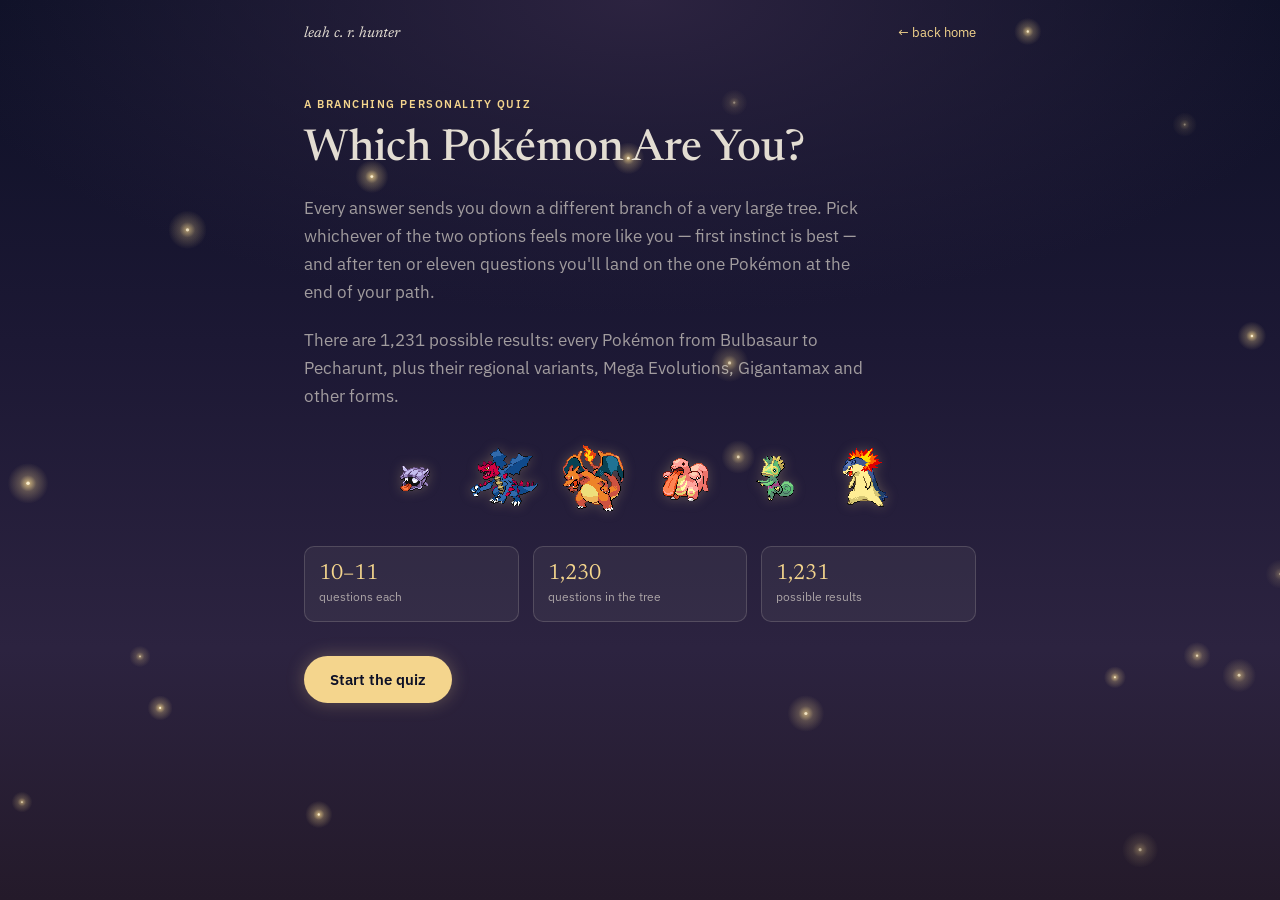
<file: sites/pokemon-quiz/index.html>
<!doctype html>
<html lang="en">
<head>
<meta charset="UTF-8">
<meta name="viewport" content="width=device-width, initial-scale=1.0">
<title>Which Pokémon Are You? — Leah C. R. Hunter</title>
<meta name="description" content="A branching personality quiz: answer ten or eleven this-or-that questions and find out which of 1,231 Pokémon you are.">
<link rel="preconnect" href="https://fonts.googleapis.com">
<link rel="preconnect" href="https://fonts.gstatic.com" crossorigin>
<link href="https://fonts.googleapis.com/css2?family=Newsreader:ital,opsz,wght@0,6..72,400;0,6..72,500;0,6..72,600;1,6..72,400;1,6..72,500&family=IBM+Plex+Sans:wght@400;500;600&display=swap" rel="stylesheet">
<style>
  :root{
    /* dusk sky gradient stops, same family as the landing page */
    --sky-1:#0d1026;
    --sky-2:#1c1834;
    --sky-3:#2c2340;
    --sky-4:#241a2a;

    --cream:rgba(244,238,224,0.92);
    --cream-soft:rgba(244,238,224,0.62);
    --cream-faint:rgba(244,238,224,0.14);

    --gold:#f4d58d;
    --gold-glint:#fff4d6;
    --gold-dim:rgba(244,213,141,0.16);
    --gold-dim-2:rgba(244,213,141,0.32);

    --panel:rgba(244,238,224,0.05);
    --panel-strong:rgba(244,238,224,0.09);
    --line:rgba(244,238,224,0.16);
  }

  *{ box-sizing:border-box; }

  html,body{
    margin:0;
    padding:0;
    color:var(--cream);
    font-family:'IBM Plex Sans', sans-serif;
    -webkit-font-smoothing:antialiased;
  }

  body{
    min-height:100vh;
    display:flex;
    flex-direction:column;
    align-items:center;
    background:
      radial-gradient(ellipse 80% 50% at 50% 0%, var(--sky-3) 0%, transparent 70%),
      linear-gradient(180deg, var(--sky-1) 0%, var(--sky-2) 38%, var(--sky-3) 72%, var(--sky-4) 100%);
    background-attachment:fixed;
    position:relative;
    overflow-x:hidden;
  }

  #firefly-bg{
    position:fixed;
    inset:0;
    width:100%;
    height:100%;
    z-index:0;
    pointer-events:none;
  }

  .wrap{
    width:100%;
    max-width:720px;
    padding:56px 24px 80px;
    flex:1;
    position:relative;
    z-index:1;
  }

  h1,h2,h3{
    font-family:'Newsreader', serif;
    font-weight:500;
    margin:0;
    color:var(--cream);
  }

  .eyebrow{
    text-transform:uppercase;
    letter-spacing:0.14em;
    font-size:11px;
    font-weight:600;
    color:var(--gold);
    margin:0 0 14px;
  }

  a{ color:var(--gold); }

  /* ---------- top nav ---------- */
  .topnav{
    width:100%;
    max-width:720px;
    padding:24px 24px 0;
    display:flex;
    justify-content:space-between;
    align-items:baseline;
    font-size:13px;
    color:var(--cream-soft);
    position:relative;
    z-index:1;
  }
  .topnav .name{
    font-family:'Newsreader', serif;
    font-style:italic;
    font-size:15px;
    color:var(--cream);
  }
  .topnav a{ text-decoration:none; }
  .topnav a:hover{ text-decoration:underline; }

  /* ---------- screens ---------- */
  .screen{ display:none; }
  .screen.active{ display:block; animation:fadein 0.35s ease; }
  @keyframes fadein{ from{opacity:0; transform:translateY(4px);} to{opacity:1; transform:translateY(0);} }

  /* ---------- intro ---------- */
  .intro h1{ font-size:clamp(32px, 5vw, 44px); line-height:1.15; margin-bottom:18px; }
  .lede{
    font-size:17px;
    line-height:1.65;
    color:var(--cream-soft);
    max-width:560px;
    margin:0 0 20px;
  }
  .parade{
    display:flex;
    justify-content:center;
    flex-wrap:wrap;
    gap:4px 10px;
    margin:28px 0 8px;
    min-height:80px;
  }
  .parade img{
    width:80px; height:80px;
    image-rendering:pixelated;
    filter:drop-shadow(0 0 6px rgba(244,213,141,0.25));
    animation:bob 2.6s ease-in-out infinite;
  }
  .parade img:nth-child(2n){ animation-delay:-1.3s; }
  .parade img:nth-child(3n){ animation-delay:-0.6s; }
  @keyframes bob{ 0%,100%{ transform:translateY(0);} 50%{ transform:translateY(-4px);} }

  .facts{
    display:grid;
    grid-template-columns:repeat(3, 1fr);
    gap:14px;
    margin:28px 0 34px;
  }
  .fact{
    border:1px solid var(--line);
    border-radius:10px;
    padding:16px 14px;
    background:var(--panel);
  }
  .fact .num{
    font-family:'Newsreader', serif;
    font-size:22px;
    color:var(--gold);
    display:block;
  }
  .fact .label{ font-size:12px; color:var(--cream-soft); margin-top:2px; }

  .btn{
    font-family:'IBM Plex Sans', sans-serif;
    font-weight:600;
    font-size:15px;
    background:var(--gold);
    color:var(--sky-1);
    border:none;
    padding:14px 26px;
    border-radius:999px;
    cursor:pointer;
    transition:background 0.15s ease, transform 0.1s ease, box-shadow 0.2s ease;
    box-shadow:0 0 18px rgba(244,213,141,0.28);
  }
  .btn:hover{ background:var(--gold-glint); box-shadow:0 0 24px rgba(244,213,141,0.45); }
  .btn:active{ transform:scale(0.98); }
  .btn.ghost{
    background:transparent;
    color:var(--gold);
    border:1px solid var(--gold-dim-2);
    box-shadow:none;
  }
  .btn.ghost:hover{ background:var(--gold-dim); }
  .btn:focus-visible, .choice:focus-visible, .link-btn:focus-visible{
    outline:2px solid var(--gold); outline-offset:3px;
  }

  /* ---------- quiz ---------- */
  .progress-track{
    height:4px;
    width:100%;
    background:var(--cream-faint);
    border-radius:2px;
    margin-bottom:40px;
    overflow:hidden;
  }
  .progress-fill{
    height:100%;
    background:var(--gold);
    width:0%;
    transition:width 0.35s ease;
    box-shadow:0 0 8px rgba(244,213,141,0.6);
  }
  .q-index{
    font-size:12px;
    letter-spacing:0.08em;
    text-transform:uppercase;
    color:var(--cream-soft);
    margin:0 0 16px;
  }
  .q-text{
    font-family:'Newsreader', serif;
    font-style:italic;
    font-size:clamp(24px, 3.8vw, 32px);
    line-height:1.35;
    margin:0 0 36px;
    min-height:90px;
    color:var(--cream);
  }
  .choices{
    display:grid;
    grid-template-columns:1fr 1fr;
    gap:14px;
    margin-bottom:32px;
  }
  .choice{
    font:inherit;
    font-size:16px;
    line-height:1.4;
    color:var(--cream);
    text-align:left;
    background:var(--panel);
    border:1px solid var(--line);
    border-radius:12px;
    padding:20px 18px;
    cursor:pointer;
    display:flex;
    gap:14px;
    align-items:center;
    transition:border-color 0.15s ease, background 0.15s ease, box-shadow 0.2s ease;
  }
  .choice:hover{
    border-color:var(--gold-dim-2);
    background:var(--panel-strong);
    box-shadow:0 0 18px rgba(244,213,141,0.12);
  }
  .choice .key{
    flex:none;
    width:30px; height:30px;
    border-radius:50%;
    border:1.5px solid var(--gold-dim-2);
    color:var(--gold);
    font-size:13px;
    font-weight:600;
    display:flex; align-items:center; justify-content:center;
    transition:all 0.15s ease;
  }
  .choice:hover .key{ border-color:var(--gold); }
  .choice.picked{ border-color:var(--gold); }
  .choice.picked .key{
    background:var(--gold); color:var(--sky-1); border-color:var(--gold);
    box-shadow:0 0 14px 4px rgba(244,213,141,0.45);
  }
  .quiz-nav{
    display:flex;
    justify-content:space-between;
    align-items:center;
    font-size:13px;
    color:var(--cream-soft);
  }
  .link-btn{
    font:inherit;
    background:none;
    border:none;
    color:var(--cream-soft);
    cursor:pointer;
    padding:6px 0;
  }
  .link-btn:hover{ color:var(--gold); }
  .link-btn[disabled]{ visibility:hidden; }

  /* ---------- result ---------- */
  .result-card{
    border:1px solid var(--line);
    border-radius:16px;
    background:var(--panel);
    padding:36px 28px 30px;
    text-align:center;
    position:relative;
    overflow:hidden;
  }
  .result-card::before{
    content:"";
    position:absolute;
    left:50%; top:118px;
    width:260px; height:260px;
    transform:translate(-50%,-50%);
    background:radial-gradient(circle, rgba(244,213,141,0.22) 0%, rgba(244,213,141,0) 65%);
    pointer-events:none;
  }
  .sprite{
    position:relative;
    width:192px; height:192px;
    max-width:100%;
    object-fit:contain;
    image-rendering:pixelated;
    display:block;
    margin:-16px auto 0;
    animation:bob 3s ease-in-out infinite;
  }
  .sprite.art{
    image-rendering:auto;
    margin:0 auto 12px;
    filter:drop-shadow(0 4px 14px rgba(0,0,0,0.35));
  }
  .sprite-missing{
    position:relative;
    width:120px; height:120px;
    margin:20px auto 34px;
    display:block;
    opacity:0.8;
  }
  .dex{
    font-size:12px;
    letter-spacing:0.08em;
    text-transform:uppercase;
    color:var(--cream-soft);
    margin:0 0 8px;
  }
  .result-card h2{ font-size:clamp(32px, 6vw, 46px); line-height:1.1; margin-bottom:14px; }
  .chips{ display:flex; justify-content:center; flex-wrap:wrap; gap:8px; margin-bottom:22px; }
  .chip{
    font-size:12px;
    font-weight:600;
    letter-spacing:0.04em;
    text-transform:uppercase;
    padding:5px 12px;
    border-radius:999px;
    color:#14121e;
  }
  .chip.form{
    background:transparent;
    color:var(--gold);
    border:1px solid var(--gold-dim-2);
  }
  .vibe{
    font-family:'Newsreader', serif;
    font-style:italic;
    font-size:19px;
    line-height:1.55;
    color:var(--cream);
    max-width:520px;
    margin:0 auto;
  }
  .blurb{
    font-size:15.5px;
    line-height:1.7;
    color:var(--cream-soft);
    max-width:520px;
    margin:0 auto;
  }
  .blurb::before{
    content:"";
    display:block;
    width:36px;
    height:1px;
    margin:20px auto;
    background:var(--gold-dim-2);
  }
  .sprite-note{
    font-size:12px;
    color:var(--cream-soft);
    margin:18px 0 0;
  }

  .path{
    margin-top:36px;
  }
  .path h3{ font-size:20px; margin-bottom:14px; }
  .path ol{
    margin:0;
    padding:0;
    list-style:none;
    counter-reset:step;
  }
  .path li{
    counter-increment:step;
    display:grid;
    grid-template-columns:28px 1fr;
    gap:4px 12px;
    padding:12px 0;
    border-bottom:1px solid var(--cream-faint);
    font-size:14.5px;
    line-height:1.5;
  }
  .path li::before{
    content:counter(step);
    grid-row:span 2;
    font-family:'Newsreader', serif;
    color:var(--gold);
    font-size:17px;
  }
  .path .pq{ color:var(--cream-soft); }
  .path .pa{ color:var(--cream); }

  .results-actions{
    display:flex;
    gap:12px;
    margin-top:36px;
    flex-wrap:wrap;
    align-items:center;
  }
  .copied{ font-size:13px; color:var(--gold); opacity:0; transition:opacity 0.2s ease; }
  .copied.show{ opacity:1; }

  footer.disc{
    font-size:12.5px;
    color:var(--cream-soft);
    text-align:center;
    max-width:520px;
    margin:56px auto 0;
    line-height:1.6;
    opacity:0.85;
  }

  @media (max-width:520px){
    .choices{ grid-template-columns:1fr; }
    .q-text{ min-height:auto; }
    .fact{ padding:12px 8px; }
    .result-card{ padding:28px 18px 24px; }
  }

  @media (prefers-reduced-motion: reduce){
    .screen.active, .sprite, .parade img{ animation:none; }
  }
</style>
</head>
<body>

<canvas id="firefly-bg"></canvas>

<div class="topnav">
  <span class="name">leah c. r. hunter</span>
  <a href="https://leahcrhunter.com">← back home</a>
</div>

<div class="wrap">

  <!-- ============ INTRO ============ -->
  <section class="screen intro active" id="screen-intro">
    <p class="eyebrow">A branching personality quiz</p>
    <h1>Which Pokémon Are You?</h1>
    <p class="lede">
      Every answer sends you down a different branch of a very large tree. Pick
      whichever of the two options feels more like you — first instinct is best —
      and after ten or eleven questions you'll land on the one Pokémon at the end
      of your path.
    </p>
    <p class="lede">
      There are 1,231 possible results: every Pokémon from Bulbasaur to Pecharunt,
      plus their regional variants, Mega Evolutions, Gigantamax and other forms.
    </p>

    <div class="parade" id="parade" aria-hidden="true"></div>

    <div class="facts">
      <div class="fact"><span class="num">10–11</span><span class="label">questions each</span></div>
      <div class="fact"><span class="num">1,230</span><span class="label">questions in the tree</span></div>
      <div class="fact"><span class="num">1,231</span><span class="label">possible results</span></div>
    </div>

    <button class="btn" id="start-btn">Start the quiz</button>
  </section>

  <!-- ============ QUIZ ============ -->
  <section class="screen" id="screen-quiz">
    <div class="progress-track"><div class="progress-fill" id="progress-fill"></div></div>
    <p class="q-index" id="q-index">Question 1</p>
    <p class="q-text" id="q-text">…</p>

    <div class="choices">
      <button class="choice" id="choice-a"><span class="key">A</span><span class="label"></span></button>
      <button class="choice" id="choice-b"><span class="key">B</span><span class="label"></span></button>
    </div>

    <div class="quiz-nav">
      <button class="link-btn" id="back-btn">← back</button>
      <span>press A or B</span>
    </div>
  </section>

  <!-- ============ RESULT ============ -->
  <section class="screen" id="screen-result">
    <p class="eyebrow" id="result-eyebrow">You are…</p>

    <div class="result-card">
      <div id="sprite-slot"></div>
      <p class="dex" id="result-dex"></p>
      <h2 id="result-name"></h2>
      <div class="chips" id="result-chips"></div>
      <p class="vibe" id="result-vibe"></p>
      <p class="blurb" id="result-blurb" hidden></p>
      <p class="sprite-note" id="sprite-note" hidden></p>
    </div>

    <div class="path" id="path-wrap">
      <h3>How you got here</h3>
      <ol id="path-list"></ol>
    </div>

    <div class="results-actions">
      <button class="btn" id="retake-btn">Take it again</button>
      <button class="btn ghost" id="share-btn">Copy link to this result</button>
      <span class="copied" id="copied">Link copied</span>
    </div>

    <footer class="disc">
      Just for fun — your answers stay in your browser. Sprites from
      <a href="https://play.pokemonshowdown.com/sprites/gen5/">Pokémon Showdown</a>
      (gen 5 style); Mega Evolution artwork via
      <a href="https://www.serebii.net/pokemon/megaevolution.shtml">Serebii</a>. Pokémon and Pokémon names are © Nintendo / Creatures / GAME FREAK;
      this quiz is unofficial and not affiliated with them.
    </footer>
  </section>

</div>

<script src="quiz-data.js"></script>
<script src="blurbs.js"></script>
<script>
// ================= firefly ambient background =================
(function(){
  const canvas = document.getElementById('firefly-bg');
  const ctx = canvas.getContext('2d');
  const reduceMotion = window.matchMedia('(prefers-reduced-motion: reduce)').matches;

  let w, h, dpr;
  function resize(){
    dpr = window.devicePixelRatio || 1;
    w = window.innerWidth;
    h = window.innerHeight;
    canvas.width = w * dpr;
    canvas.height = h * dpr;
    canvas.style.width = w + 'px';
    canvas.style.height = h + 'px';
    ctx.setTransform(dpr, 0, 0, dpr, 0, 0);
  }
  resize();
  window.addEventListener('resize', resize);

  const flies = [];
  for (let i=0; i<20; i++){
    flies.push({
      x: Math.random(), y: Math.random(),
      vx: (Math.random()-0.5) * 0.00028,
      vy: (Math.random()-0.5) * 0.00028,
      r: 1.4 + Math.random()*1.6,
      phase: Math.random() * Math.PI * 2,
      speed: 0.008 + Math.random()*0.014,
    });
  }

  let t = 0;
  function tick(){
    t += 1;
    ctx.clearRect(0, 0, w, h);
    flies.forEach(f=>{
      if (!reduceMotion){
        f.x += f.vx; f.y += f.vy;
        if (f.x < -0.02) f.x = 1.02;
        if (f.x > 1.02) f.x = -0.02;
        if (f.y < -0.02) f.y = 1.02;
        if (f.y > 1.02) f.y = -0.02;
      }
      const glow = 0.35 + 0.65 * (0.5 + 0.5*Math.sin(f.phase + t*f.speed));
      const px = f.x * w, py = f.y * h, r = f.r;
      const grad = ctx.createRadialGradient(px, py, 0, px, py, r*7);
      grad.addColorStop(0, `rgba(244,213,141,${0.85*glow})`);
      grad.addColorStop(0.4, `rgba(244,213,141,${0.28*glow})`);
      grad.addColorStop(1, 'rgba(244,213,141,0)');
      ctx.fillStyle = grad;
      ctx.beginPath(); ctx.arc(px, py, r*7, 0, Math.PI*2); ctx.fill();
      ctx.fillStyle = `rgba(255,244,214,${0.9*glow})`;
      ctx.beginPath(); ctx.arc(px, py, r*0.6, 0, Math.PI*2); ctx.fill();
    });
    requestAnimationFrame(tick);
  }
  tick();
})();

// ================= quiz app =================
// Q and R come from quiz-data.js (generated from the quiz spreadsheet);
// BLURBS (result name -> paragraph) comes from blurbs.js (hand-written).
(function(){
  const TYPE_COLOURS = {
    Normal:'#c6c6a7', Fire:'#f5ac78', Water:'#9db7f5', Electric:'#fae078',
    Grass:'#a7db8d', Ice:'#bce6e6', Fighting:'#d67873', Poison:'#c183c1',
    Ground:'#ebd69d', Flying:'#c6b7f5', Psychic:'#fa92b2', Bug:'#c6d16e',
    Rock:'#d1c17d', Ghost:'#a292bc', Dragon:'#a27dfa', Dark:'#a29288',
    Steel:'#d1d1e0', Fairy:'#f4bdc9',
  };
  const FORM_LABELS = {
    Base:'', Mega:'Mega Evolution', Gigantamax:'Gigantamax', Regional:'Regional form',
    Alternate:'Alternate form', Primal:'Primal Reversion',
  };
  const TYPICAL_LENGTH = 10;

  const $ = id => document.getElementById(id);
  const screens = ['screen-intro', 'screen-quiz', 'screen-result'].map($);
  function show(el){
    screens.forEach(s => s.classList.toggle('active', s === el));
    window.scrollTo({ top: 0 });
  }

  // URL-safe id for a result, used for shareable links (#bulbasaur, #mega-charizard-x)
  function slug(name){
    return name.replace('♀', '-f').replace('♂', '-m')
      .normalize('NFKD').replace(/[̀-ͯ]/g, '')
      .toLowerCase().replace(/[’'.:()]/g, '').replace(/[^a-z0-9]+/g, '-').replace(/^-|-$/g, '');
  }
  const bySlug = new Map(R.map((r, i) => [slug(r.n), i]));

  // ---------- intro parade ----------
  (function(){
    const withSprite = R.filter(r => r.s && r.x && r.f === 'Base');
    const picks = [];
    while (picks.length < 6){
      const r = withSprite[Math.floor(Math.random() * withSprite.length)];
      if (!picks.includes(r)) picks.push(r);
    }
    $('parade').innerHTML = picks.map(r => `<img src="sprites/${r.s}" alt="">`).join('');
  })();

  // ---------- state ----------
  // answers: [{ q: question number, pick: 'A' | 'B' }]
  let current = 1;
  let answers = [];

  function renderQuestion(){
    const [text, a, , b] = Q[current - 1];
    const n = answers.length + 1;
    $('q-index').textContent = `Question ${n}`;
    $('q-text').textContent = text;
    $('choice-a').querySelector('.label').textContent = a;
    $('choice-b').querySelector('.label').textContent = b;
    $('choice-a').classList.remove('picked');
    $('choice-b').classList.remove('picked');
    $('progress-fill').style.width = Math.min(95, (answers.length / TYPICAL_LENGTH) * 100) + '%';
    $('back-btn').disabled = answers.length === 0;
  }

  let busy = false;
  function choose(pick){
    if (busy) return;
    busy = true;
    $(pick === 'A' ? 'choice-a' : 'choice-b').classList.add('picked');
    const next = Q[current - 1][pick === 'A' ? 2 : 4];
    answers.push({ q: current, pick });
    setTimeout(() => {
      busy = false;
      if (next > 0){
        current = next;
        renderQuestion();
      } else {
        $('progress-fill').style.width = '100%';
        history.replaceState(null, '', '#' + slug(R[-next - 1].n));
        showResult(-next - 1, answers);
      }
    }, 180);
  }

  function back(){
    if (!answers.length) return;
    current = answers.pop().q;
    renderQuestion();
  }

  // Rebuild the answer path for a result (used for shared links), by walking the tree.
  function pathTo(index){
    const target = -(index + 1);
    const stack = [[1, []]];
    while (stack.length){
      const [q, path] = stack.pop();
      const [, , na, , nb] = Q[q - 1];
      for (const [pick, next] of [['A', na], ['B', nb]]){
        const p = path.concat({ q, pick });
        if (next === target) return p;
        if (next > 0) stack.push([next, p]);
      }
    }
    return [];
  }

  function showResult(index, path){
    const r = R[index];
    const shared = path === null;
    if (shared) path = pathTo(index);

    $('result-eyebrow').textContent = shared ? 'A quiz result' : 'You are…';
    $('result-name').textContent = r.n;
    $('result-dex').textContent = '#' + String(r.d).padStart(4, '0') + ' · ' + r.q + ' questions';

    const formLabel = FORM_LABELS[r.f] || '';
    $('result-chips').innerHTML =
      r.t.split(' / ').map(t =>
        `<span class="chip" style="background:${TYPE_COLOURS[t] || '#ccc'}">${t}</span>`).join('') +
      (formLabel ? `<span class="chip form">${formLabel}</span>` : '');
    $('result-vibe').textContent = r.v;
    const blurb = $('result-blurb');
    blurb.textContent = (typeof BLURBS !== 'undefined' && BLURBS[r.n]) || '';
    blurb.hidden = !blurb.textContent;

    const slot = $('sprite-slot');
    const note = $('sprite-note');
    if (r.s){
      // Megas use official artwork (sprites/mega/*.webp); everything else is pixel art
      const art = r.s.startsWith('mega/');
      slot.innerHTML = `<img class="sprite${art ? ' art' : ''}" src="sprites/${r.s}" alt="${r.n} ${art ? 'artwork' : 'sprite'}">`;
    } else {
      slot.innerHTML = `
        <svg class="sprite-missing" viewBox="0 0 64 64" aria-label="No sprite available">
          <circle cx="32" cy="32" r="27" fill="none" stroke="#f4d58d" stroke-opacity="0.55" stroke-width="2.5"/>
          <path d="M5 32h18M41 32h18" stroke="#f4d58d" stroke-opacity="0.55" stroke-width="2.5"/>
          <circle cx="32" cy="32" r="8" fill="none" stroke="#f4d58d" stroke-opacity="0.8" stroke-width="2.5"/>
          <circle cx="32" cy="32" r="3" fill="#fff4d6"/>
        </svg>`;
    }
    if (!r.s){
      note.hidden = false;
      note.textContent = 'No sprite for this one yet.';
    } else if (!r.x){
      note.hidden = false;
      note.textContent = `No ${formLabel ? formLabel.toLowerCase() + ' ' : ''}sprite yet, so this is the regular form.`;
    } else {
      note.hidden = true;
    }

    $('path-list').innerHTML = path.map(() => '<li><span class="pq"></span><span class="pa"></span></li>').join('');
    [...$('path-list').children].forEach((li, i) => {
      const { q, pick } = path[i];
      const [text, a, , b] = Q[q - 1];
      li.querySelector('.pq').textContent = text;
      li.querySelector('.pa').textContent = pick === 'A' ? a : b;
    });

    show($('screen-result'));
  }

  function start(){
    current = 1;
    answers = [];
    if (location.hash) history.replaceState(null, '', location.pathname + location.search);
    renderQuestion();
    show($('screen-quiz'));
  }

  $('start-btn').addEventListener('click', start);
  $('retake-btn').addEventListener('click', start);
  $('choice-a').addEventListener('click', () => choose('A'));
  $('choice-b').addEventListener('click', () => choose('B'));
  $('back-btn').addEventListener('click', back);
  $('share-btn').addEventListener('click', async () => {
    try {
      await navigator.clipboard.writeText(location.href);
      $('copied').classList.add('show');
      setTimeout(() => $('copied').classList.remove('show'), 1800);
    } catch (e) {
      prompt('Copy this link:', location.href);
    }
  });

  document.addEventListener('keydown', e => {
    if (!$('screen-quiz').classList.contains('active') || e.metaKey || e.ctrlKey || e.altKey) return;
    const k = e.key.toLowerCase();
    if (k === 'a' || k === '1') choose('A');
    else if (k === 'b' || k === '2') choose('B');
    else if (k === 'backspace') { e.preventDefault(); back(); }
  });

  // Shared link: open straight on that result.
  const fromHash = bySlug.get(decodeURIComponent(location.hash.slice(1)));
  if (fromHash !== undefined) showResult(fromHash, null);
})();
</script>

</body>
</html>
</file>
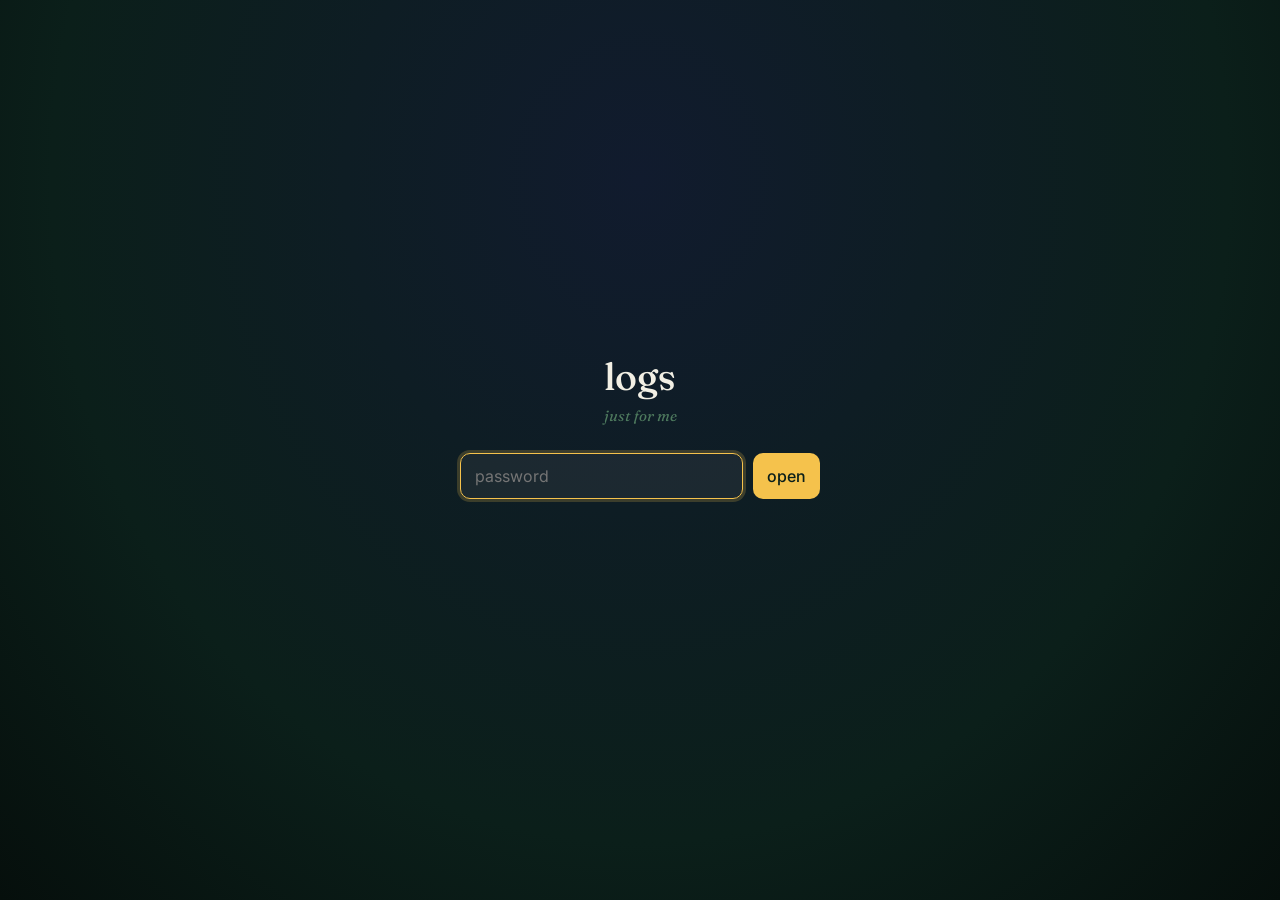
<file: sites/logs/login.html>
<!DOCTYPE html>
<html lang="en">
<head>
<meta charset="UTF-8">
<meta name="viewport" content="width=device-width, initial-scale=1.0">
<title>logs</title>
<meta name="robots" content="noindex">
<link rel="preconnect" href="https://fonts.googleapis.com">
<link rel="preconnect" href="https://fonts.gstatic.com" crossorigin>
<link href="https://fonts.googleapis.com/css2?family=Fraunces:opsz,wght@9..144,400;9..144,500&family=Inter:wght@400;500&display=swap" rel="stylesheet">
<style>
  :root {
    --dusk-deep: #0b1f1a;
    --dusk-indigo: #111b2e;
    --moss: #4e7a5e;
    --firefly: #f5c24c;
    --firefly-soft: #ffd37a;
    --paper: #f2efe4;
  }

  * { box-sizing: border-box; }

  html, body {
    margin: 0;
    min-height: 100%;
    background: radial-gradient(ellipse at 50% 20%, var(--dusk-indigo) 0%, var(--dusk-deep) 65%, #060f0c 100%);
    font-family: 'Inter', sans-serif;
  }

  main {
    min-height: 100vh;
    display: flex;
    flex-direction: column;
    align-items: center;
    justify-content: center;
    padding: 32px 16px;
    text-align: center;
  }

  h1 {
    font-family: 'Fraunces', serif;
    font-weight: 500;
    font-size: clamp(26px, 4vw, 38px);
    color: var(--paper);
    margin: 0 0 6px;
  }

  .subtitle {
    font-family: 'Fraunces', serif;
    font-style: italic;
    font-size: 15px;
    color: var(--moss);
    margin-bottom: 28px;
  }

  form {
    display: flex;
    gap: 10px;
    width: min(360px, 100%);
  }

  input, button {
    font: inherit;
    font-size: 16px;
    border-radius: 10px;
    padding: 12px 14px;
  }

  input {
    flex: 1;
    min-width: 0;
    color: var(--paper);
    background: rgba(242, 239, 228, 0.06);
    border: 1px solid rgba(245, 194, 76, 0.25);
  }

  input:focus {
    outline: none;
    border-color: var(--firefly);
    box-shadow: 0 0 0 3px rgba(245, 194, 76, 0.2);
  }

  button {
    font-weight: 500;
    color: var(--dusk-deep);
    background: var(--firefly);
    border: 0;
    cursor: pointer;
  }

  .error {
    min-height: 1.4em;
    margin-top: 14px;
    font-size: 14px;
    color: var(--firefly-soft);
  }

  .visually-hidden {
    position: absolute;
    width: 1px;
    height: 1px;
    overflow: hidden;
    clip: rect(0 0 0 0);
  }
</style>
</head>
<body>
<main>
  <h1>logs</h1>
  <div class="subtitle">just for me</div>

  <form method="post" action="/login">
    <label for="password" class="visually-hidden">password</label>
    <input id="password" name="password" type="password" autocomplete="current-password" placeholder="password" required autofocus>
    <button>open</button>
  </form>
  <p class="error" id="error" role="alert"></p>
</main>

<script>
  const messages = {
    wrong: "not quite. try again?",
    wait: "too many tries. give it fifteen minutes.",
    setup: "the password isn't set up yet.",
  };
  const e = new URLSearchParams(location.search).get("e");
  if (messages[e]) document.getElementById("error").textContent = messages[e];
</script>
</body>
</html>
</file>
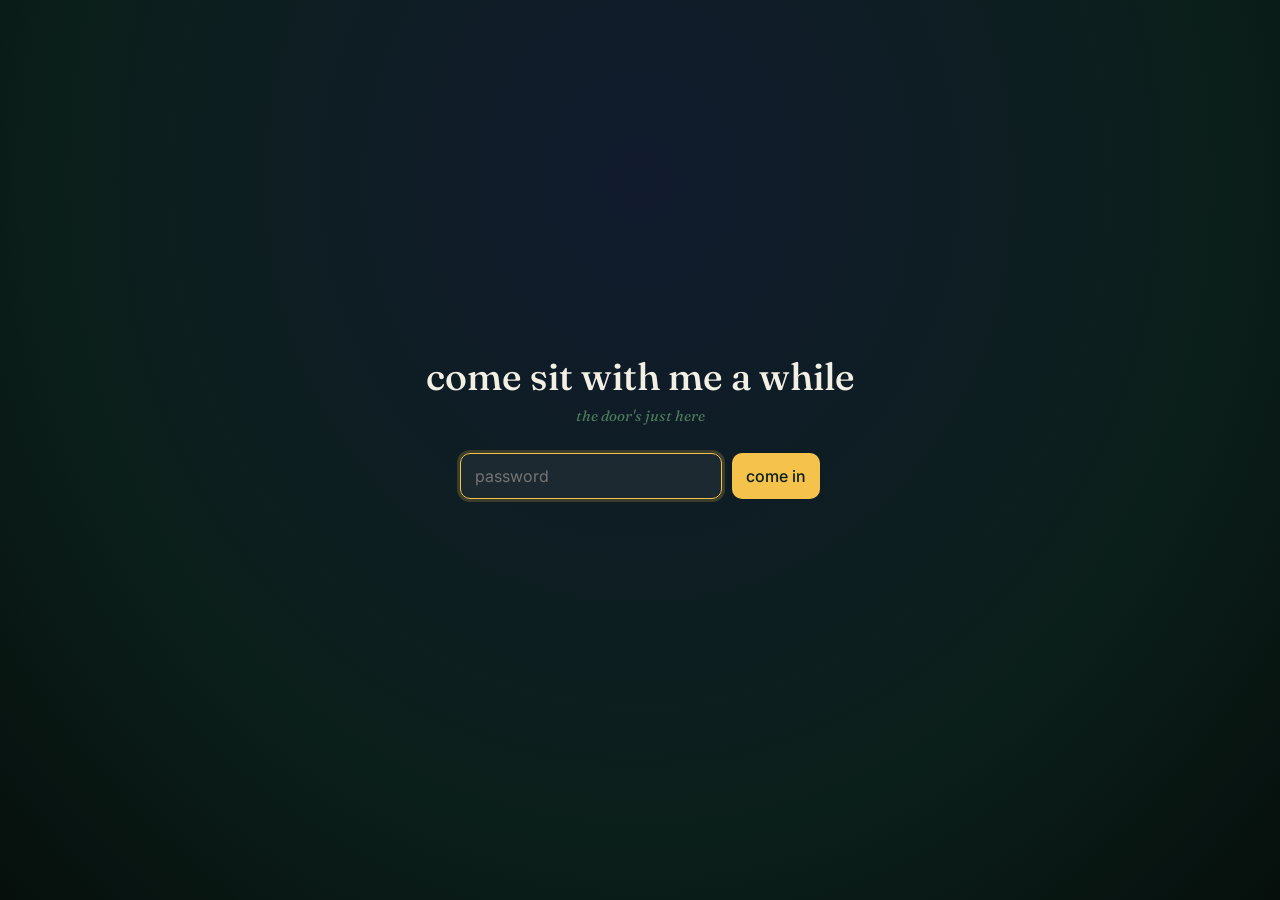
<file: sites/stream/login.html>
<!DOCTYPE html>
<html lang="en">
<head>
<meta charset="UTF-8">
<meta name="viewport" content="width=device-width, initial-scale=1.0">
<title>a light for you</title>
<meta name="robots" content="noindex">
<link rel="preconnect" href="https://fonts.googleapis.com">
<link rel="preconnect" href="https://fonts.gstatic.com" crossorigin>
<link href="https://fonts.googleapis.com/css2?family=Fraunces:opsz,wght@9..144,400;9..144,500&family=Inter:wght@400;500&display=swap" rel="stylesheet">
<style>
  :root {
    --dusk-deep: #0b1f1a;
    --dusk-indigo: #111b2e;
    --moss: #4e7a5e;
    --firefly: #f5c24c;
    --firefly-soft: #ffd37a;
    --paper: #f2efe4;
  }

  * { box-sizing: border-box; }

  html, body {
    margin: 0;
    min-height: 100%;
    background: radial-gradient(ellipse at 50% 20%, var(--dusk-indigo) 0%, var(--dusk-deep) 65%, #060f0c 100%);
    font-family: 'Inter', sans-serif;
  }

  main {
    min-height: 100vh;
    display: flex;
    flex-direction: column;
    align-items: center;
    justify-content: center;
    padding: 32px 16px;
    text-align: center;
  }

  h1 {
    font-family: 'Fraunces', serif;
    font-weight: 500;
    font-size: clamp(26px, 4vw, 38px);
    color: var(--paper);
    margin: 0 0 6px;
  }

  .subtitle {
    font-family: 'Fraunces', serif;
    font-style: italic;
    font-size: 15px;
    color: var(--moss);
    margin-bottom: 28px;
  }

  form {
    display: flex;
    gap: 10px;
    width: min(360px, 100%);
  }

  input, button {
    font: inherit;
    font-size: 16px;
    border-radius: 10px;
    padding: 12px 14px;
  }

  input {
    flex: 1;
    min-width: 0;
    color: var(--paper);
    background: rgba(242, 239, 228, 0.06);
    border: 1px solid rgba(245, 194, 76, 0.25);
  }

  input:focus {
    outline: none;
    border-color: var(--firefly);
    box-shadow: 0 0 0 3px rgba(245, 194, 76, 0.2);
  }

  button {
    font-weight: 500;
    color: var(--dusk-deep);
    background: var(--firefly);
    border: 0;
    cursor: pointer;
  }

  .error {
    min-height: 1.4em;
    margin-top: 14px;
    font-size: 14px;
    color: var(--firefly-soft);
  }

  .visually-hidden {
    position: absolute;
    width: 1px;
    height: 1px;
    overflow: hidden;
    clip: rect(0 0 0 0);
  }
</style>
</head>
<body>
<main>
  <h1>come sit with me a while</h1>
  <div class="subtitle">the door's just here</div>

  <form method="post" action="/login">
    <label for="password" class="visually-hidden">password</label>
    <input id="password" name="password" type="password" autocomplete="current-password" placeholder="password" required autofocus>
    <button>come in</button>
  </form>
  <p class="error" id="error" role="alert"></p>
</main>

<script>
  const messages = {
    wrong: "not quite. try again?",
    wait: "too many tries. give it fifteen minutes.",
    setup: "the password isn't set up yet.",
  };
  const e = new URLSearchParams(location.search).get("e");
  if (messages[e]) document.getElementById("error").textContent = messages[e];
</script>
</body>
</html>
</file>
<file: sites/calc/style.css>
/* Same dusk-sky / firefly palette as the landing page and ocean.leahcrhunter.com */
:root {
  --sky-1: #0d1026;
  --sky-2: #1c1834;
  --sky-3: #2c2340;
  --sky-4: #241a2a;
  --ground: #0a0a12;

  --cream: rgba(244, 238, 224, 0.92);
  --cream-soft: rgba(244, 238, 224, 0.62);
  --cream-faint: rgba(244, 238, 224, 0.14);

  --gold: #f4d58d;
  --gold-glint: #fff4d6;
  --gold-dim: rgba(244, 213, 141, 0.16);
  --gold-dim-2: rgba(244, 213, 141, 0.32);

  --panel: rgba(244, 238, 224, 0.05);
  --panel-strong: rgba(244, 238, 224, 0.08);
  --line: rgba(244, 238, 224, 0.16);
  --well: rgba(10, 10, 18, 0.38);       /* inputs sit slightly "into" the panel */

  --good: #9fd4a8;
  --bad: #e69a86;
}

* { box-sizing: border-box; }

html { background: var(--sky-4); }

html, body {
  margin: 0;
  padding: 0;
  color: var(--cream);
  font-family: 'IBM Plex Sans', sans-serif;
  -webkit-font-smoothing: antialiased;
}

body {
  min-height: 100vh;
  display: flex;
  flex-direction: column;
  align-items: center;
  line-height: 1.5;
  background:
    radial-gradient(ellipse 80% 50% at 50% 0%, var(--sky-3) 0%, transparent 70%),
    linear-gradient(180deg, var(--sky-1) 0%, var(--sky-2) 38%, var(--sky-3) 72%, var(--sky-4) 100%);
  position: relative;
  overflow-x: hidden;
}

#firefly-bg {
  position: fixed;
  inset: 0;
  width: 100%;
  height: 100%;
  z-index: 0;
  pointer-events: none;
}

h1, h2, h3 {
  font-family: 'Newsreader', serif;
  font-weight: 500;
  margin: 0;
  color: var(--cream);
}

a { color: var(--gold); }

/* ---------- top nav (shared with ocean) ---------- */
.topnav {
  width: 100%;
  max-width: 880px;
  padding: 24px 24px 0;
  display: flex;
  justify-content: space-between;
  align-items: baseline;
  font-size: 13px;
  color: var(--cream-soft);
  position: relative;
  z-index: 1;
}
.topnav .name {
  font-family: 'Newsreader', serif;
  font-style: italic;
  font-size: 15px;
  color: var(--cream);
}
.topnav a { text-decoration: none; color: var(--gold); }
.topnav a:hover { text-decoration: underline; }

/* ---------- header ---------- */
.topbar {
  width: 100%;
  max-width: 880px;
  padding: 40px 24px 0;
  position: relative;
  z-index: 1;
}

.eyebrow {
  text-transform: uppercase;
  letter-spacing: 0.14em;
  font-size: 11px;
  font-weight: 600;
  color: var(--gold);
  margin: 0 0 10px;
}

.topbar h1 {
  font-style: italic;
  font-size: clamp(30px, 5vw, 40px);
  line-height: 1.15;
}

.subtitle {
  margin: 8px 0 26px;
  color: var(--cream-soft);
  font-size: 15px;
  max-width: 560px;
}

.tabs {
  display: flex;
  gap: 4px;
  border-bottom: 1px solid var(--line);
}

.tab-btn {
  background: none;
  border: none;
  border-radius: 0;
  color: var(--cream-soft);
  font-family: inherit;
  font-size: 14px;
  padding: 10px 16px;
  margin-bottom: -1px;
  cursor: pointer;
  border-bottom: 2px solid transparent;
  transition: color 0.15s ease, border-color 0.15s ease;
}
.tab-btn:hover { color: var(--cream); }
.tab-btn.active {
  color: var(--cream);
  border-bottom-color: var(--gold);
  box-shadow: 0 6px 12px -8px rgba(244, 213, 141, 0.7);
}

main {
  width: 100%;
  max-width: 880px;
  margin: 0;
  padding: 24px 24px 80px;
  flex: 1;
  position: relative;
  z-index: 1;
}

.tab-panel { display: none; }
.tab-panel.active { display: block; animation: fadein 0.35s ease; }
@keyframes fadein {
  from { opacity: 0; transform: translateY(4px); }
  to   { opacity: 1; transform: translateY(0); }
}

.panel-head {
  display: flex;
  align-items: baseline;
  justify-content: space-between;
  flex-wrap: wrap;
  gap: 8px 16px;
  margin: 32px 0 14px;
}
.panel-head:first-child { margin-top: 8px; }

.panel-head h2,
#matchup-results h2 {
  font-size: 21px;
}

#matchup-results h2 { margin: 36px 0 8px; }
#matchup-results h2 .hint { font-family: 'IBM Plex Sans', sans-serif; font-size: 12.5px; margin-left: 6px; }

.hint {
  color: var(--cream-soft);
  font-size: 13px;
  margin: 0;
  line-height: 1.55;
}
.panel-head .hint { flex-basis: 100%; }

.panel-actions { display: flex; gap: 8px; }

/* ---------- buttons ---------- */
button {
  font-family: inherit;
  font-size: 13px;
  border-radius: 999px;
  cursor: pointer;
  border: 1px solid var(--line);
  transition: background 0.15s ease, color 0.15s ease, border-color 0.15s ease,
              box-shadow 0.2s ease, transform 0.1s ease;
}
button:active { transform: scale(0.98); }

.btn-primary {
  background: var(--gold);
  color: var(--sky-1);
  border: none;
  padding: 13px 26px;
  font-size: 15px;
  font-weight: 600;
  margin-top: 20px;
  box-shadow: 0 0 18px rgba(244, 213, 141, 0.28);
}
.btn-primary:hover {
  background: var(--gold-glint);
  box-shadow: 0 0 24px rgba(244, 213, 141, 0.45);
}

.btn-secondary {
  background: transparent;
  color: var(--gold);
  border-color: var(--gold-dim-2);
  padding: 6px 14px;
}
.btn-secondary:hover { background: var(--gold-dim); }
.btn-secondary.is-saved { background: var(--gold); color: var(--sky-1); border-color: var(--gold); }

.btn-danger {
  background: transparent;
  color: var(--cream-soft);
  border-color: var(--line);
  padding: 5px 12px;
  font-size: 12px;
}
.btn-danger:hover { color: var(--bad); border-color: var(--bad); }

/* ---------- panels / cards ---------- */
.team-slots {
  display: grid;
  grid-template-columns: repeat(2, minmax(0, 1fr));
  gap: 14px;
}

@media (max-width: 640px) {
  .team-slots { grid-template-columns: 1fr; }
}

.mon-card,
.opponent-form,
.field-form {
  background: var(--panel);
  border: 1px solid var(--line);
  border-radius: 12px;
  padding: 18px;
  backdrop-filter: blur(2px);
}

.mon-card.empty {
  display: flex;
  align-items: center;
  justify-content: center;
  color: var(--cream-soft);
  font-size: 13px;
  min-height: 64px;
  cursor: pointer;
  border-style: dashed;
}

.mon-card h3 {
  font-size: 17px;
  font-style: italic;
  margin: 0 0 6px;
  color: var(--gold);
}

.mon-card label,
.opponent-form label,
.field-form label {
  display: block;
  font-size: 11px;
  font-weight: 500;
  letter-spacing: 0.04em;
  text-transform: uppercase;
  color: var(--cream-soft);
  margin-top: 10px;
}

/* ---------- inputs ---------- */
.mon-card input, .mon-card select,
.opponent-form input, .opponent-form select,
.field-form select,
.opponent-form .boosts-grid input,
.add-move-row input, .add-move-row select {
  width: 100%;
  background: var(--well);
  border: 1px solid var(--line);
  color: var(--cream);
  border-radius: 7px;
  padding: 7px 9px;
  font-family: inherit;
  font-size: 13px;
  letter-spacing: 0;
  text-transform: none;
  margin-top: 4px;
  transition: border-color 0.15s ease, box-shadow 0.15s ease;
}

input::placeholder { color: rgba(244, 238, 224, 0.32); }

/* A select's intrinsic width is its longest option; never let that push a
   column (or the page) wider than its container on a phone. */
select { max-width: 100%; min-width: 0; }

input:focus, select:focus, textarea:focus {
  outline: none;
  border-color: var(--gold-dim-2);
  box-shadow: 0 0 0 3px var(--gold-dim);
}

select option { background: var(--sky-2); color: var(--cream); }

input[type="checkbox"] { accent-color: var(--gold); }

.stat-points-grid {
  display: grid;
  grid-template-columns: repeat(3, 1fr);
  gap: 6px;
  margin-top: 10px;
}

.stat-points-grid label { margin-top: 0; }

.checkbox-label {
  display: flex;
  align-items: center;
  gap: 8px;
  font-size: 12.5px;
  text-transform: none;
  letter-spacing: 0;
  font-weight: 400;
  color: var(--cream-soft);
  cursor: pointer;
}
.checkbox-label:hover { color: var(--cream); }

.checkbox-label input { width: auto; margin: 0; }

.mega-toggle {
  display: block;
  margin-top: 10px;
}
.mega-toggle select {
  border-color: var(--gold-dim-2);
  color: var(--gold);
}
.mega-toggle select:has(option[value=""]:checked) { color: var(--cream); border-color: var(--line); }

.moves-grid {
  display: grid;
  grid-template-columns: repeat(2, minmax(0, 1fr));
  gap: 6px;
  margin-top: 10px;
}
.moves-grid select { margin-top: 0; min-width: 0; }

.card-footer {
  display: flex;
  justify-content: flex-end;
  gap: 8px;
  margin-top: 14px;
}

.opponent-form, .field-form {
  display: grid;
  grid-template-columns: repeat(auto-fit, minmax(min(160px, 100%), 1fr));
  gap: 6px 14px;
  margin-bottom: 14px;
}

.opponent-form > label:not(.checkbox-label),
.field-form > label:not(.checkbox-label) { margin-top: 0; }
.opponent-form > .mega-toggle { margin-top: 0; }

.field-form .checkbox-label { margin-top: 6px; }

/* ---------- move chips ---------- */
.move-suggestions {
  display: flex;
  flex-wrap: wrap;
  gap: 8px;
}

.move-chip {
  display: flex;
  align-items: center;
  gap: 7px;
  background: var(--panel);
  border: 1px solid var(--line);
  border-radius: 999px;
  padding: 6px 13px;
  font-size: 13px;
  cursor: pointer;
  transition: background 0.15s ease, border-color 0.15s ease;
}
.move-chip:hover { background: var(--panel-strong); }
.move-chip:has(input:checked) {
  border-color: var(--gold-dim-2);
  background: var(--gold-dim);
}

.move-chip .usage {
  color: var(--cream-soft);
  font-family: 'IBM Plex Mono', monospace;
  font-size: 11px;
}

.add-move-row {
  display: flex;
  gap: 8px;
  margin-top: 12px;
}

.add-move-row input,
.add-move-row select { flex: 1; min-width: 0; margin-top: 0; }

.hidden { display: none !important; }

#import-export-area {
  width: 100%;
  margin-top: 14px;
  background: var(--well);
  border: 1px solid var(--line);
  color: var(--cream);
  font-family: 'IBM Plex Mono', monospace;
  font-size: 12px;
  border-radius: 10px;
  padding: 12px;
  resize: vertical;
}

/* ---------- shared result bits ---------- */
.pct-range {
  font-family: 'IBM Plex Mono', monospace;
  color: var(--cream);
}

.pct-range.ko { color: var(--bad); font-weight: 500; }
.pct-range.safe { color: var(--good); }
.pct-range.none { color: var(--cream-soft); font-family: 'IBM Plex Sans', sans-serif; font-size: 12px; }

/* Opponent stat stages (Matchup tab) */
.boosts-block {
  grid-column: 1 / -1;
  font-size: 12px;
  color: var(--cream-soft);
  margin-top: 4px;
}

.boosts-label {
  display: block;
  font-size: 11px;
  font-weight: 500;
  letter-spacing: 0.04em;
  text-transform: uppercase;
}

.boosts-grid {
  display: grid;
  grid-template-columns: repeat(5, minmax(0, 1fr));
  gap: 6px;
  margin-top: 4px;
}

.boosts-grid label { margin-top: 0; }

/* ---------- matchup board: one row per Pokémon ---------- */
.vs-name {
  font-style: italic;
  color: var(--gold);
  font-weight: 400;
}

.speed-summary { margin: -4px 0 14px; }

.calc-error {
  color: var(--bad);
  border-left: 2px solid var(--bad);
  padding-left: 12px;
  margin: 0 0 14px;
}

.matchup-board {
  display: flex;
  flex-direction: column;
  gap: 12px;
}

.mon-row {
  display: grid;
  grid-template-columns: minmax(200px, 1.1fr) 1fr 1fr;
  gap: 18px;
  background: var(--panel);
  border: 1px solid var(--line);
  border-radius: 12px;
  padding: 16px 18px;
  backdrop-filter: blur(2px);
}

.mon-name {
  font-family: 'Newsreader', serif;
  font-style: italic;
  font-size: 19px;
  color: var(--gold);
  line-height: 1.2;
}
.mon-name .hint { font-family: 'IBM Plex Sans', sans-serif; font-style: normal; font-size: 12px; }

.mon-meta {
  font-size: 12.5px;
  color: var(--cream-soft);
  margin-top: 2px;
}

.mon-speed {
  font-size: 13px;
  margin-top: 10px;
  line-height: 1.45;
}
.mon-speed .speed-num { font-family: 'IBM Plex Mono', monospace; color: var(--cream); }
.mon-speed .hint { font-size: 12px; }

.mon-state {
  display: flex;
  flex-direction: column;
  gap: 6px;
  margin-top: 12px;
  padding-top: 12px;
  border-top: 1px solid var(--cream-faint);
}

.mon-state select,
.mon-state input {
  width: 100%;
  background: var(--well);
  border: 1px solid var(--line);
  color: var(--cream);
  border-radius: 7px;
  padding: 5px 7px;
  font-family: inherit;
  font-size: 12.5px;
  margin: 0;
  min-width: 0;
}

.stage-grid {
  display: grid;
  grid-template-columns: repeat(5, minmax(0, 1fr));
  gap: 4px;
}

.stage-grid label {
  display: block;
  font-size: 10px;
  font-weight: 500;
  letter-spacing: 0.04em;
  text-transform: uppercase;
  color: var(--cream-soft);
}
.stage-grid input { margin-top: 2px; padding: 4px 5px; text-align: center; }

.mon-col h4 {
  font-family: 'IBM Plex Sans', sans-serif;
  font-size: 11px;
  font-weight: 600;
  letter-spacing: 0.1em;
  text-transform: uppercase;
  color: var(--gold);
  margin: 0 0 6px;
}
.mon-col .hint { font-size: 12.5px; }

.move-table {
  width: 100%;
  border-collapse: collapse;
  font-size: 13.5px;
}
.move-table td {
  padding: 5px 0;
  border-bottom: 1px solid var(--cream-faint);
  vertical-align: top;
}
.move-table tr:last-child td { border-bottom: none; }
.move-table td:last-child { text-align: right; white-space: nowrap; padding-left: 10px; }

@media (max-width: 720px) {
  .mon-row { grid-template-columns: 1fr; gap: 14px; }
}

.verdict { font-weight: 500; }
.verdict.good { color: var(--good); }
.verdict.bad { color: var(--bad); }
.verdict.mixed { color: var(--gold); }

.verdict + .hint { font-size: 12px; margin-top: 2px; }

/* ---------- footer ---------- */
footer.disc {
  font-size: 12.5px;
  color: var(--cream-soft);
  text-align: center;
  max-width: 520px;
  margin: 56px auto 0;
  line-height: 1.6;
  opacity: 0.85;
}

@media (prefers-reduced-motion: reduce) {
  .tab-panel.active { animation: none; }
}

/* ---------- active team switcher (header) ---------- */
.team-switcher-wrap {
  display: flex;
  align-items: center;
  flex-wrap: wrap;
  gap: 8px 12px;
  margin: -10px 0 18px;
  color: var(--cream-soft);
}
.team-switcher { display: flex; flex-wrap: wrap; gap: 6px; }
.team-pick {
  background: transparent;
  color: var(--cream-soft);
  padding: 6px 14px;
}
.team-pick:hover { color: var(--cream); border-color: var(--gold-dim-2); }
.team-pick.active {
  color: var(--sky-1);
  background: var(--gold);
  border-color: var(--gold);
  font-weight: 600;
}
.team-count { font-family: 'IBM Plex Mono', monospace; font-size: 11px; opacity: 0.75; margin-left: 4px; }

/* ---------- Save team ---------- */
.btn-save {
  background: var(--gold);
  color: var(--sky-1);
  border-color: var(--gold);
  padding: 6px 16px;
  font-weight: 600;
}
.btn-save:hover { background: var(--gold-glint); }
.btn-save.has-changes { box-shadow: 0 0 0 3px var(--gold-dim), 0 0 16px rgba(244, 213, 141, 0.4); }
.btn-save.has-changes::after { content: ' •'; }
.btn-save.is-saved { background: var(--good); border-color: var(--good); }

/* ---------- Stat Point total ---------- */
.sp-total {
  margin: 6px 0 0;
  font-size: 12px;
  color: var(--cream-soft);
  text-align: right;
}
.sp-total span { font-family: 'IBM Plex Mono', monospace; color: var(--cream); }
.sp-total span.at-cap { color: var(--gold); }

/* ---------- stat stage steppers (Matchup tab): [−] Atk +0 [+] ---------- */
.boost-cell {
  display: flex;
  align-items: stretch;
  min-width: 0;
  background: var(--well);
  border: 1px solid var(--line);
  border-radius: 7px;
  overflow: hidden;
}
.boost-cell.is-boosted { border-color: var(--gold-dim-2); background: var(--gold-dim); }
.boost-cell.is-dropped { border-color: rgba(230, 154, 134, 0.45); background: rgba(230, 154, 134, 0.1); }
.boost-step {
  flex: 0 0 auto;
  background: transparent;
  border: none;
  border-radius: 0;
  color: var(--cream-soft);
  padding: 6px 9px;
  font-size: 15px;
  line-height: 1;
}
.boost-step:hover { background: var(--panel-strong); color: var(--cream); }
.boost-step:disabled { opacity: 0.3; cursor: default; background: transparent; }
.boost-val {
  flex: 1;
  min-width: 0;
  display: flex;
  align-items: center;
  justify-content: center;
  gap: 5px;
  white-space: nowrap;
  font-size: 12px;
  color: var(--cream-soft);
}
.boost-val b { font-family: 'IBM Plex Mono', monospace; font-weight: 500; color: var(--cream); }
.boost-cell.is-boosted .boost-val b { color: var(--gold); }
.boost-cell.is-dropped .boost-val b { color: var(--bad); }
.boosts-grid { grid-template-columns: repeat(auto-fill, minmax(118px, 1fr)); }
.stage-grid { grid-template-columns: repeat(auto-fill, minmax(108px, 1fr)); gap: 5px; }
</file>
<file: sites/corkboard/style.css>
:root {
  --bg-1: #0d1026;
  --bg-2: #1c1834;
  --bg-3: #2c2340;
  --gold: #f4d58d;
  --gold-bright: #fff4d6;
  --cream: rgba(244, 238, 224, 0.94);
  --cream-soft: rgba(244, 238, 224, 0.62);
  --cream-faint: rgba(244, 238, 224, 0.35);
  --ink: #2b2333;
  --ink-soft: rgba(43, 35, 51, 0.6);

  --cork-1: #b9885a;
  --cork-2: #a1734a;
  --cork-3: #8a5f3b;
  --frame-1: #5b3a22;
  --frame-2: #3d2616;

  --serif: "Newsreader", Georgia, serif;
  --sans: "IBM Plex Sans", -apple-system, BlinkMacSystemFont, sans-serif;
  --hand: "Caveat", "Segoe Print", "Bradley Hand", cursive;

  --board-w: 1200px;
  --board-h: 760px;
}

* { box-sizing: border-box; }

html { background: var(--bg-1); }
html, body {
  margin: 0;
  min-height: 100%;
  background: radial-gradient(circle at 20% 0%, var(--bg-3), var(--bg-2) 45%, var(--bg-1) 100%) fixed;
  color: var(--cream);
  font-family: var(--sans);
  -webkit-font-smoothing: antialiased;
  overflow-x: hidden;
}

.hidden { display: none !important; }
.visually-hidden {
  position: absolute !important; width: 1px; height: 1px; overflow: hidden;
  clip: rect(0 0 0 0); white-space: nowrap; border: 0; padding: 0; margin: -1px;
}

/* ---------- ambient ---------- */

#firefly-canvas-wrap { position: fixed; inset: 0; z-index: 0; pointer-events: none; }
#firefly-canvas { width: 100%; height: 100%; display: block; }

/* ---------- top bar ---------- */

.topbar {
  position: relative; z-index: 2;
  display: flex; align-items: baseline; gap: 18px;
  padding: 22px 28px 0;
}
.home-link {
  font-size: 0.8rem; color: var(--cream-faint); text-decoration: none; letter-spacing: 0.02em;
}
.home-link:hover { color: var(--cream-soft); }
.topbar h1 {
  margin: 0;
  font-family: var(--serif); font-style: italic; font-weight: 400;
  font-size: 1.5rem; color: var(--cream);
}
.topbar-hint { margin: 0 0 0 auto; font-size: 0.72rem; color: var(--cream-faint); }
.topbar-hint.flash { color: var(--gold); transition: color 0.2s; }

.banner {
  position: fixed; top: 16px; left: 50%; transform: translateX(-50%); z-index: 50;
  background: rgba(20, 16, 34, 0.92); color: var(--cream);
  border: 1px solid rgba(244, 213, 141, 0.35);
  padding: 10px 16px; border-radius: 10px; font-size: 0.85rem;
  box-shadow: 0 8px 30px rgba(0,0,0,0.4);
}

/* ---------- the board ---------- */

#board-wrap {
  position: relative; z-index: 1;
  padding: 36px 24px 130px;
  display: flex; justify-content: safe center;
  overflow-x: auto; overflow-y: hidden;
  -webkit-overflow-scrolling: touch;
}
/* app.js sets --scale so the fixed-size board fits narrow screens */
#board-scale {
  width: calc(var(--board-w) * var(--scale, 1));
  height: calc(var(--board-h) * var(--scale, 1));
  position: relative;
}
#board {
  position: absolute; top: 0; left: 0;
  width: var(--board-w); height: var(--board-h);
  transform: scale(var(--scale, 1));
  transform-origin: top left;
  border-radius: 8px;
  /* wooden frame */
  border: 18px solid var(--frame-1);
  border-image: linear-gradient(135deg, #7a4f2d, #4a2e19 40%, #6b4327 60%, #3d2616) 1;
  box-shadow:
    inset 0 0 0 2px rgba(0,0,0,0.35),
    inset 0 0 60px rgba(0,0,0,0.35),
    0 30px 80px rgba(0,0,0,0.6),
    0 0 0 1px rgba(244, 213, 141, 0.08);
  /* cork: speckled noise over a warm gradient */
  background-color: var(--cork-2);
  background-image:
    url("data:image/svg+xml;utf8,<svg xmlns='http://www.w3.org/2000/svg' width='220' height='220'><filter id='n'><feTurbulence type='fractalNoise' baseFrequency='0.9' numOctaves='3' stitchTiles='stitch'/><feColorMatrix values='0 0 0 0 0.35  0 0 0 0 0.22  0 0 0 0 0.12  0 0 0 0.55 0'/></filter><rect width='100%' height='100%' filter='url(%23n)'/></svg>"),
    radial-gradient(circle at 30% 20%, rgba(255, 220, 170, 0.18), transparent 55%),
    radial-gradient(circle at 75% 80%, rgba(60, 30, 10, 0.25), transparent 50%),
    linear-gradient(160deg, var(--cork-1), var(--cork-2) 50%, var(--cork-3));
  overflow: visible;
}

/* z-index: 1 makes a stacking context, so items' own z-indexes stay below the lights (z 5) */
#items { position: absolute; inset: 0; z-index: 1; }

/* ---------- fairy lights ---------- */

.lights {
  position: absolute; left: -18px; top: -34px;
  width: calc(100% + 36px); height: 150px;
  overflow: visible; pointer-events: none; z-index: 5;
}
.lights .wire { fill: none; stroke: #2a1e14; stroke-width: 1.6; }
.lights .bulb-glow { fill: var(--gold); opacity: 0.45; filter: url(#bulbBlur); }
.lights .bulb { fill: var(--gold-bright); }
.lights .cap { fill: #3a2a1c; }
.lights .bulb-group { animation: twinkle var(--dur, 3s) ease-in-out var(--delay, 0s) infinite; transform-box: fill-box; transform-origin: center; }
@keyframes twinkle {
  0%, 100% { opacity: 0.55; }
  50%      { opacity: 1; }
}

/* ---------- pinned things (shared) ---------- */

.item {
  position: absolute;
  touch-action: none;
  user-select: none;
  -webkit-user-select: none;
  cursor: grab;
  transform: rotate(var(--rot, 0deg));
  transform-origin: 50% 12px;
  filter: drop-shadow(0 10px 14px rgba(0,0,0,0.35));
  transition: filter 0.2s ease;
}
.item.dragging { cursor: grabbing; filter: drop-shadow(0 22px 26px rgba(0,0,0,0.45)); z-index: 999 !important; }
.item.dragging * { pointer-events: none; }

.pin {
  position: absolute; top: -8px; left: 50%; transform: translateX(-50%);
  width: 18px; height: 18px; border-radius: 50%;
  background: radial-gradient(circle at 35% 30%, #ffd1d1, var(--pin, #d84a5e) 45%, #7a1f2f);
  box-shadow: 0 3px 5px rgba(0,0,0,0.35), inset 0 -2px 3px rgba(0,0,0,0.25);
  z-index: 3; pointer-events: none;
}
.pin::after {
  content: ""; position: absolute; left: 50%; top: 14px; width: 2px; height: 8px;
  background: linear-gradient(#999, #444); transform: translateX(-50%) rotate(8deg);
  z-index: -1;
}

.item-x {
  position: absolute; top: -10px; right: -10px;
  width: 22px; height: 22px; border-radius: 50%; border: 0;
  background: var(--ink); color: var(--cream); font-size: 13px; line-height: 22px;
  cursor: pointer; opacity: 0; transition: opacity 0.15s;
  padding: 0; font-family: var(--sans);
}
.item:hover .item-x, .item:focus-within .item-x { opacity: 0.85; }
.item-x:hover { opacity: 1 !important; }

[contenteditable] { outline: none; cursor: text; user-select: text; -webkit-user-select: text; }
[contenteditable]:empty::before { content: attr(data-placeholder); color: var(--ink-soft); pointer-events: none; }
[contenteditable]:focus { box-shadow: 0 0 0 2px rgba(244, 213, 141, 0.55); border-radius: 3px; }

/* ---------- note ---------- */

.item-note {
  width: 200px; min-height: 180px;
  padding: 26px 16px 18px;
  background: var(--paper, #fff3a8);
  background-image: linear-gradient(180deg, rgba(255,255,255,0.3), transparent 25%);
  color: var(--ink);
  font-family: var(--hand); font-size: 1.35rem; line-height: 1.25;
}
.item-note .note-text {
  display: block; width: 100%; min-height: 120px;
  border: 0; padding: 0; margin: 0; background: transparent; resize: none; overflow: hidden;
  font: inherit; line-height: inherit; color: inherit;
  cursor: text; user-select: text; -webkit-user-select: text;
}
.item-note .note-text::placeholder { color: var(--ink-soft); }
.item-note .note-text:focus { outline: none; box-shadow: 0 0 0 2px rgba(244, 213, 141, 0.55); border-radius: 3px; }
.item-note[data-color="yellow"] { --paper: #fff3a8; }
.item-note[data-color="pink"]   { --paper: #ffd3e0; }
.item-note[data-color="mint"]   { --paper: #d2f2df; }
.item-note[data-color="sky"]    { --paper: #d3e7ff; }
.item-note[data-color="peach"]  { --paper: #ffe0c2; }
.item-note[data-color="lilac"]  { --paper: #e6d8ff; }
.note-colors {
  position: absolute; bottom: 6px; right: 8px;
  display: flex; gap: 4px; opacity: 0; transition: opacity 0.15s;
}
.item:hover .note-colors, .item:focus-within .note-colors { opacity: 1; }
.note-colors button {
  width: 12px; height: 12px; border-radius: 50%; border: 1px solid rgba(0,0,0,0.2);
  padding: 0; cursor: pointer; background: var(--c);
}

/* ---------- list ---------- */

.item-list {
  width: 220px; min-height: 140px;
  padding: 24px 14px 12px;
  background: #fbf6e6;
  background-image:
    repeating-linear-gradient(180deg, transparent 0 27px, rgba(80, 100, 140, 0.16) 27px 28px);
  background-position: 0 44px;
  color: var(--ink);
  font-family: var(--hand); font-size: 1.25rem; line-height: 28px;
  border-radius: 2px;
}
.item-list .list-title {
  font-weight: 600; font-size: 1.4rem; margin-bottom: 8px; min-height: 28px;
}
.list-row { display: flex; align-items: flex-start; gap: 8px; }
.list-row input[type="checkbox"] {
  appearance: none; flex: none; margin-top: 6px;
  width: 16px; height: 16px; border: 2px solid var(--ink-soft); border-radius: 4px;
  background: #fff; cursor: pointer; position: relative;
}
.list-row input[type="checkbox"]:checked { background: var(--ink); border-color: var(--ink); }
.list-row input[type="checkbox"]:checked::after {
  content: ""; position: absolute; left: 3px; top: 0px; width: 5px; height: 9px;
  border: solid var(--gold); border-width: 0 2px 2px 0; transform: rotate(45deg);
}
.list-row .row-text { flex: 1; min-width: 0; word-wrap: break-word; }
.list-row.done .row-text { text-decoration: line-through; color: var(--ink-soft); }
.list-add {
  border: 0; background: none; color: var(--ink-soft); font-family: var(--hand); font-size: 1.1rem;
  cursor: pointer; padding: 2px 0 0 24px; line-height: 24px;
}
.list-add:hover { color: var(--ink); }

/* ---------- photo ---------- */

.item-photo {
  width: 190px;
  padding: 10px 10px 8px;
  background: #fdfbf5;
  color: var(--ink);
}
.item-photo img {
  display: block; width: 100%; aspect-ratio: 1 / 1; object-fit: cover;
  background: #ddd; pointer-events: none;
}
.item-photo .caption {
  font-family: var(--hand); font-size: 1.15rem; text-align: center;
  margin-top: 8px; min-height: 26px; line-height: 1.2;
}
.item-photo .pin { display: none; }
.item-photo .tape {
  position: absolute; top: -10px; left: 50%; width: 70px; height: 22px;
  transform: translateX(-50%) rotate(-3deg);
  background: rgba(255, 244, 214, 0.55);
  box-shadow: 0 1px 2px rgba(0,0,0,0.15);
  backdrop-filter: blur(1px);
}

/* ---------- sticker ---------- */

.item-sticker {
  font-size: 56px; line-height: 1; padding: 6px;
  filter: drop-shadow(0 4px 6px rgba(0,0,0,0.35));
}
.item-sticker .pin { display: none; }
.item-sticker .emoji { display: block; pointer-events: none; }

/* ---------- tray ---------- */

.tray {
  position: fixed; left: 50%; bottom: 22px; transform: translateX(-50%); z-index: 20;
  display: flex; align-items: center; gap: 6px;
  padding: 8px 12px;
  background: rgba(20, 16, 34, 0.82);
  border: 1px solid rgba(244, 213, 141, 0.22);
  border-radius: 999px;
  box-shadow: 0 14px 40px rgba(0,0,0,0.5), inset 0 1px 0 rgba(255,255,255,0.05);
  backdrop-filter: blur(10px);
  max-width: calc(100vw - 24px);
  flex-wrap: wrap; justify-content: center;
}
.tool {
  display: flex; flex-direction: column; align-items: center; gap: 4px;
  min-width: 58px; padding: 6px 8px; border: 0; border-radius: 14px;
  background: transparent; color: var(--cream-soft); cursor: pointer;
  font-family: var(--sans); font-size: 0.68rem; letter-spacing: 0.02em;
  transition: background 0.15s, color 0.15s, transform 0.15s;
}
.tool:hover, .tool:focus-visible { background: rgba(244, 213, 141, 0.1); color: var(--cream); transform: translateY(-2px); outline: none; }
.tool-icon { width: 26px; height: 26px; display: grid; place-items: center; }
.tool-note { background: #fff3a8; border-radius: 2px; transform: rotate(-4deg); box-shadow: 0 2px 4px rgba(0,0,0,0.3); }
.tool-list { background: #fbf6e6; border-radius: 2px; display: flex; flex-direction: column; justify-content: center; gap: 4px; padding: 0 5px; }
.tool-list i { display: block; height: 2px; background: rgba(43,35,51,0.5); border-radius: 1px; }
.tool-photo { background: #fdfbf5; padding: 3px 3px 6px; }
.tool-photo::before { content: ""; display: block; width: 100%; height: 100%; background: linear-gradient(135deg, #5f7fb8, #d8a0c0); }
.tool-sticker { font-size: 22px; }
.tool-small { min-width: 0; padding: 8px 10px; font-size: 0.72rem; white-space: nowrap; }
.tool-danger:hover { color: #ffb4b4; }
.tray-divider { width: 1px; height: 26px; background: rgba(244, 238, 224, 0.15); margin: 0 4px; }

/* ---------- sticker picker ---------- */

.picker {
  position: fixed; left: 50%; bottom: 96px; transform: translateX(-50%); z-index: 21;
  background: rgba(20, 16, 34, 0.94);
  border: 1px solid rgba(244, 213, 141, 0.22);
  border-radius: 18px; padding: 12px;
  box-shadow: 0 14px 40px rgba(0,0,0,0.5);
  max-width: calc(100vw - 24px);
}
.picker-grid { display: grid; grid-template-columns: repeat(6, 44px); gap: 4px; }
.picker-grid button {
  width: 44px; height: 44px; border: 0; border-radius: 10px; background: transparent;
  font-size: 26px; cursor: pointer; transition: background 0.12s, transform 0.12s;
}
.picker-grid button:hover { background: rgba(244, 213, 141, 0.14); transform: scale(1.15); }

/* ---------- small screens ---------- */

@media (max-width: 640px) {
  .topbar { padding: 16px 16px 0; gap: 12px; flex-wrap: wrap; }
  .topbar-hint { display: none; }
  #board-wrap { padding: 20px 12px 110px; }
  .tray { gap: 0; padding: 6px 8px; bottom: 14px; flex-wrap: nowrap; }
  .tool-label { display: none; }
  .tool { min-width: 0; padding: 6px; }
  .tool-small { font-size: 0.66rem; padding: 6px 5px; }
  .tray-divider { margin: 0 2px; }
}

@media (prefers-reduced-motion: reduce) {
  .lights .bulb-group { animation: none; opacity: 0.9; }
  .tool, .item { transition: none; }
}
</file>
